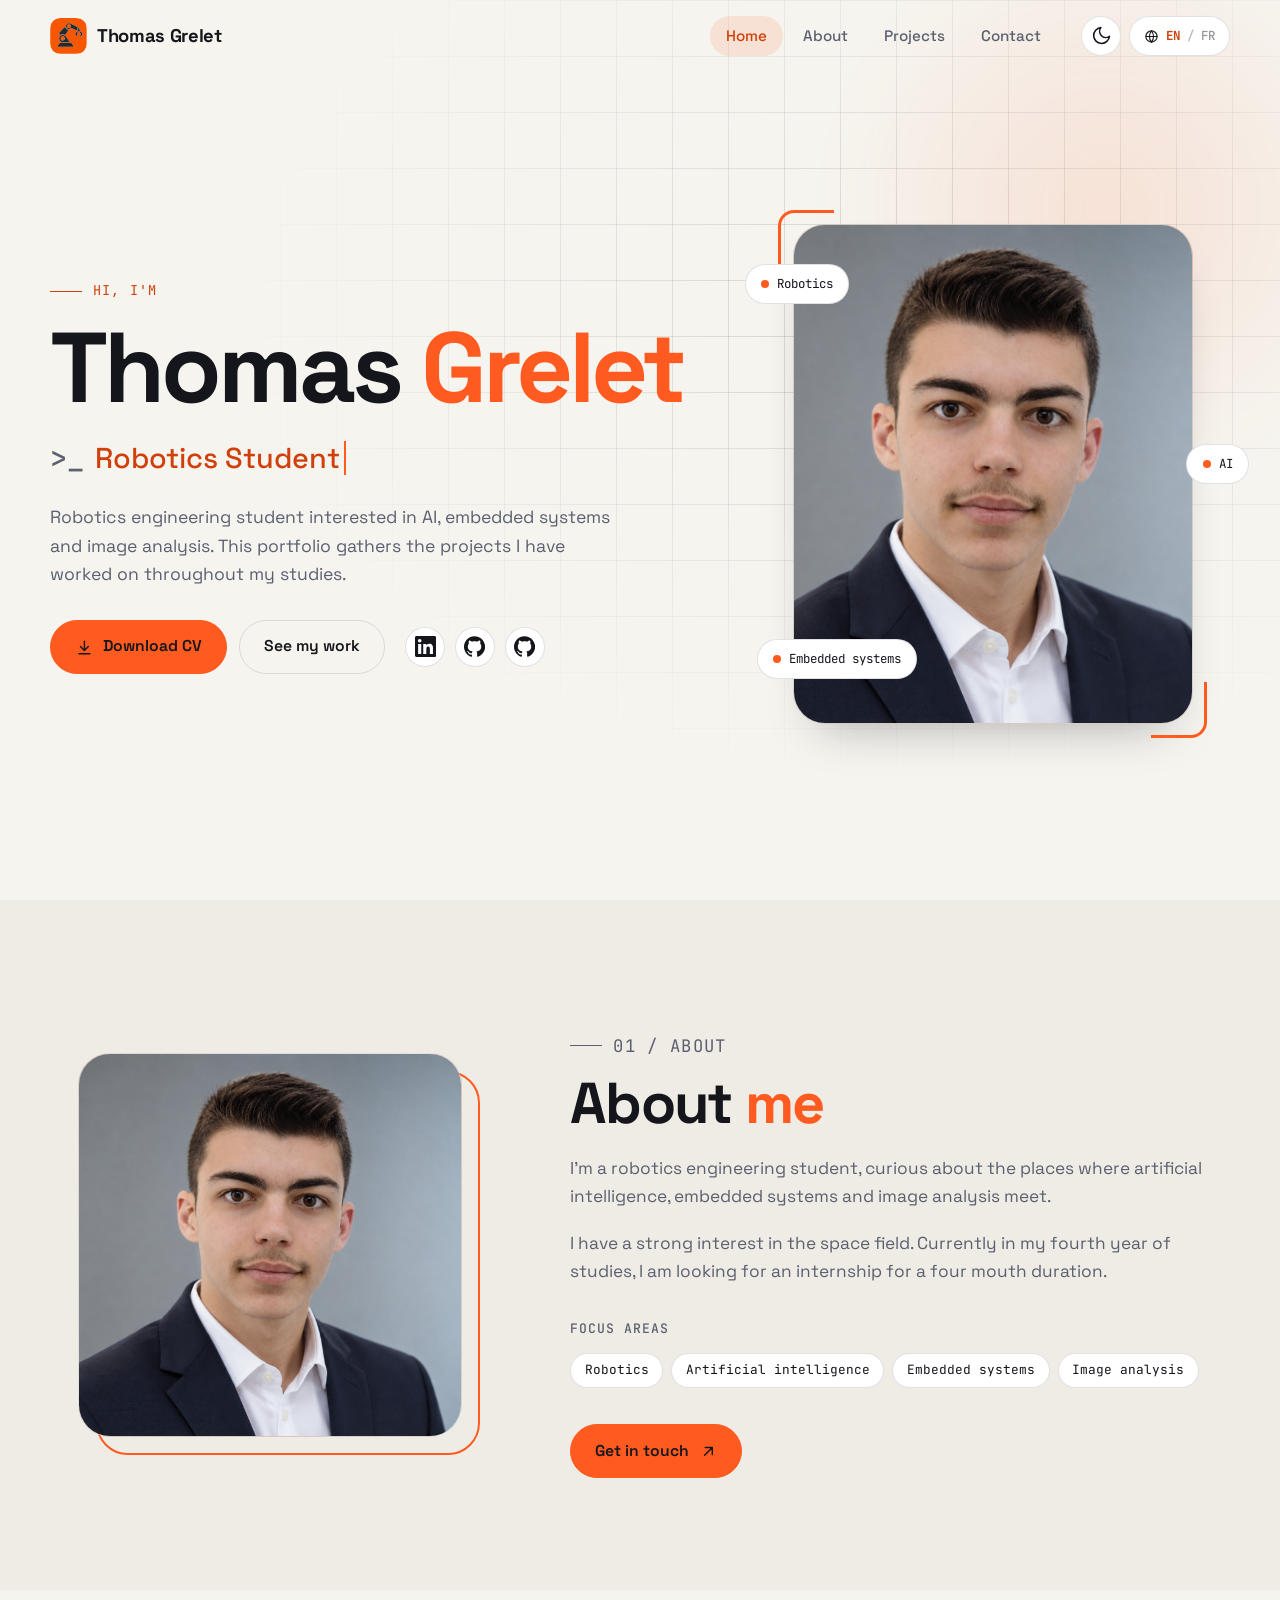
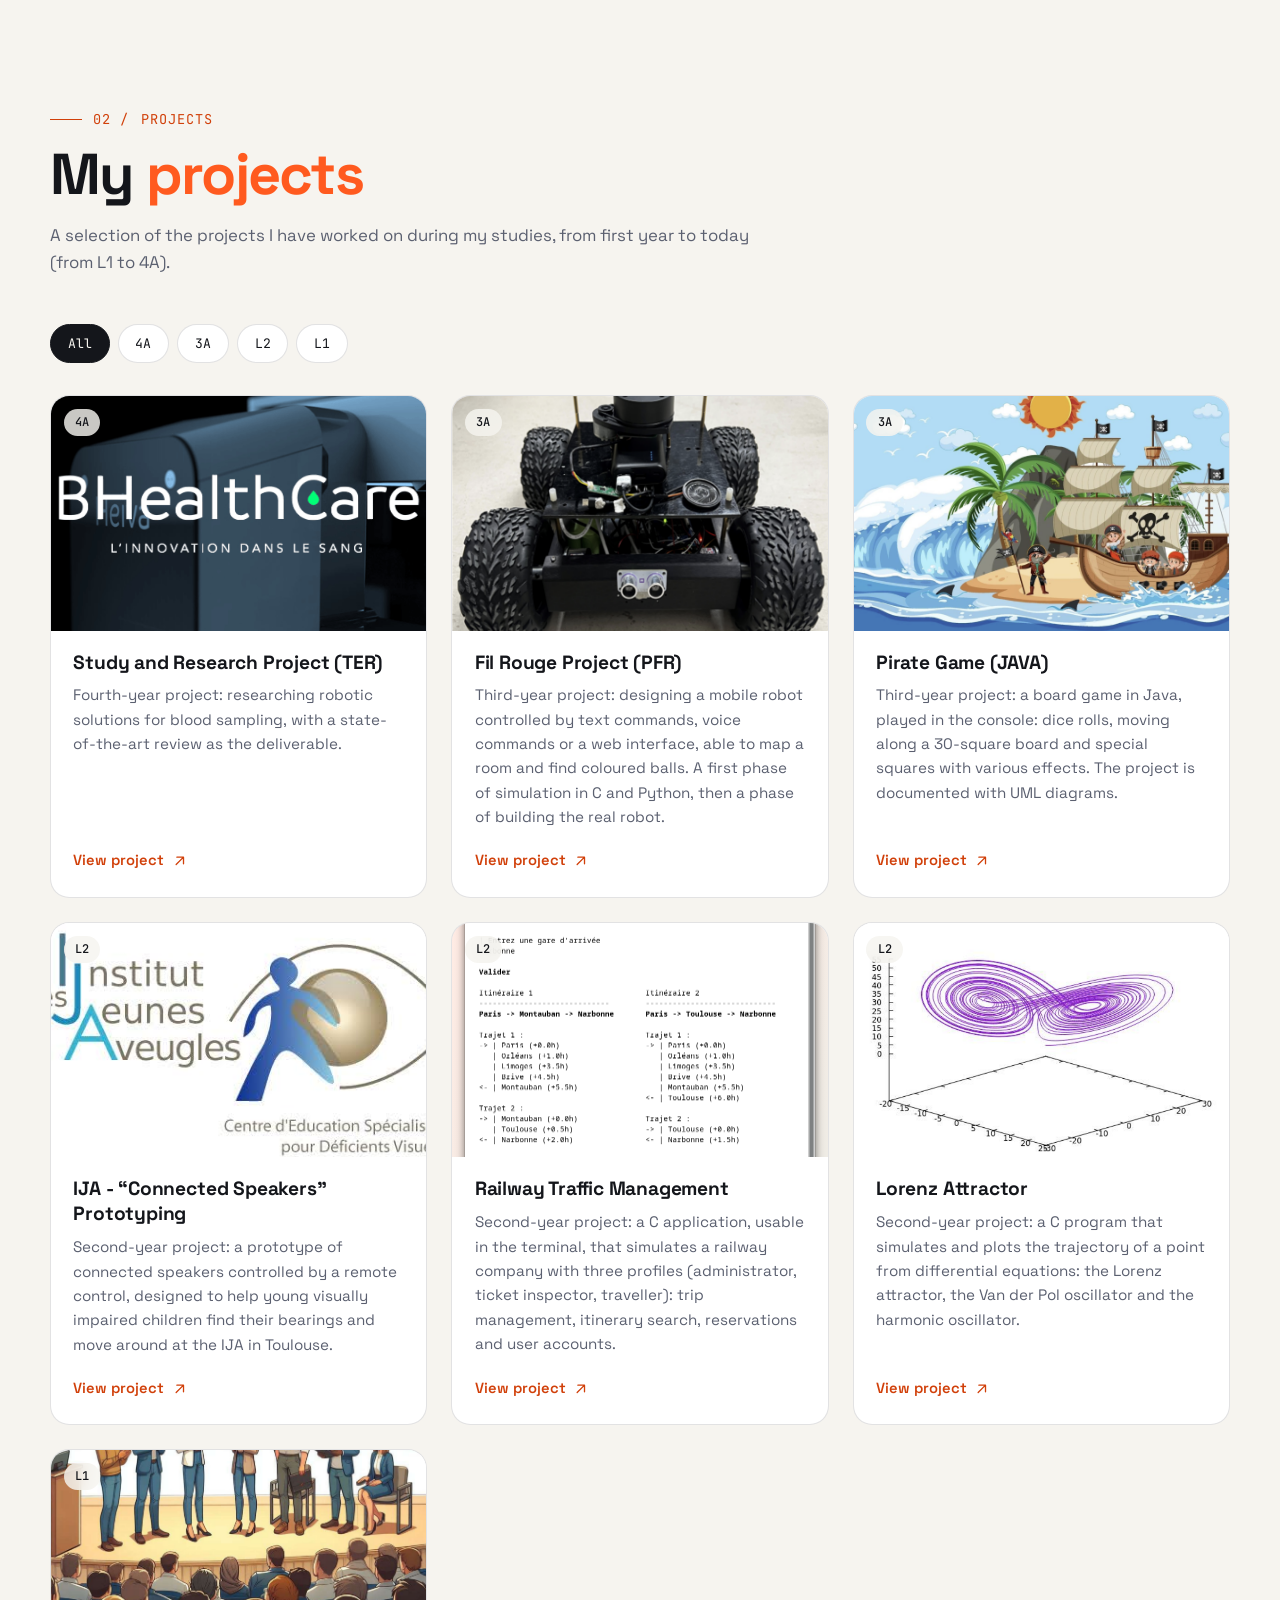
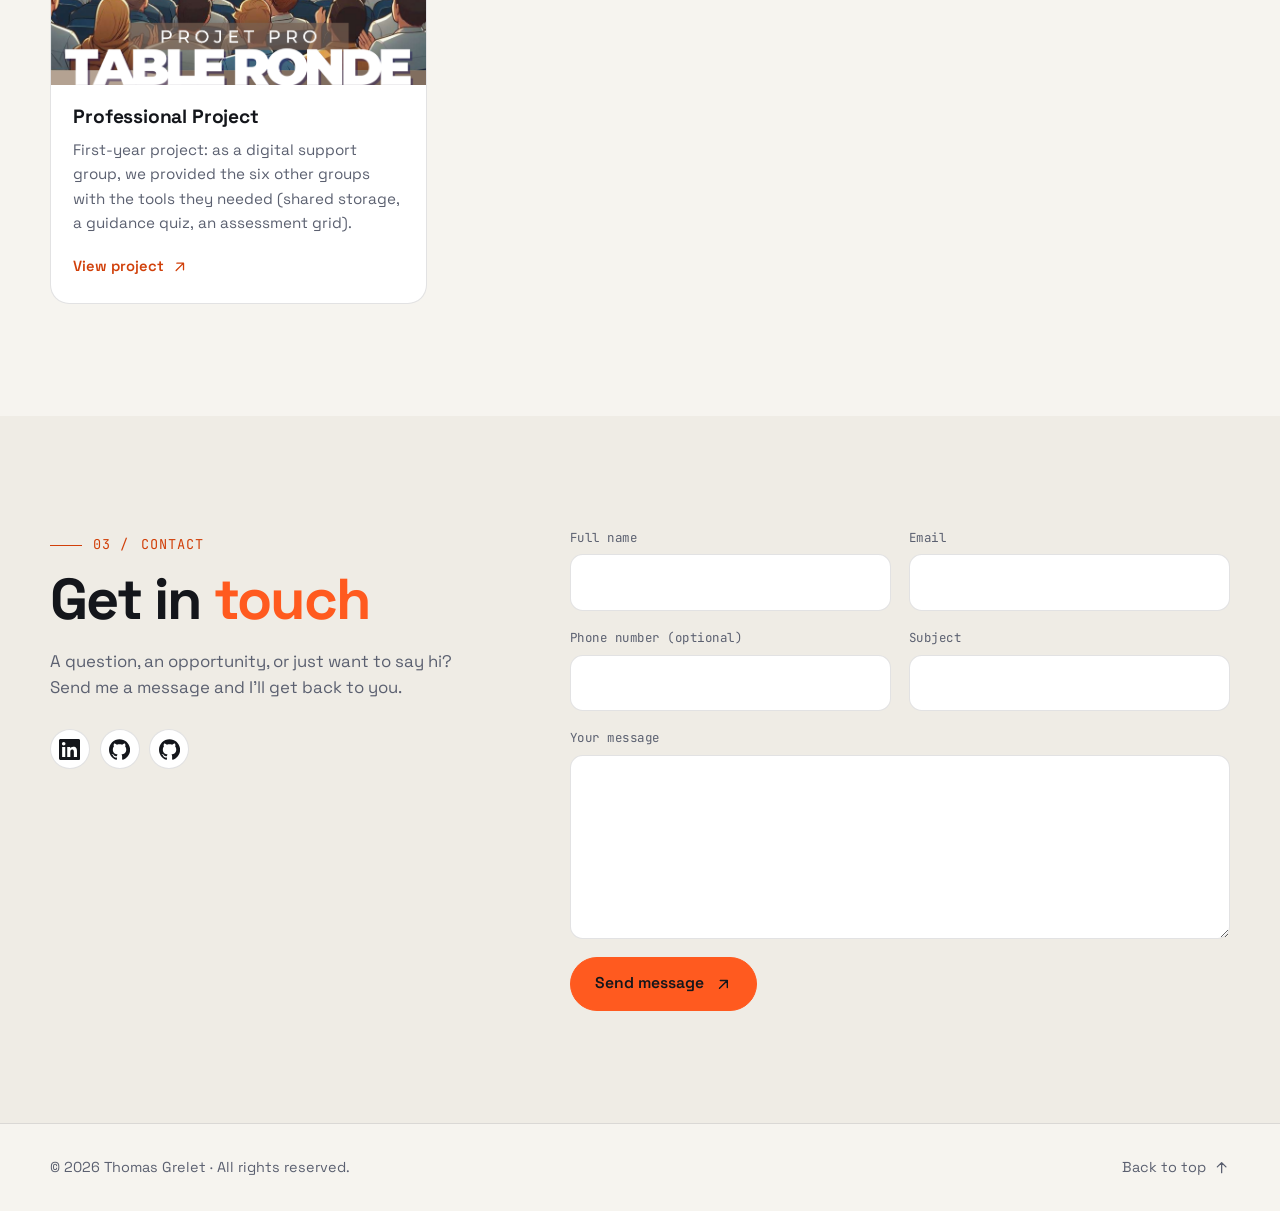
<file: index.html>
<!DOCTYPE html>
<html lang="en">
<head>
    <meta charset="UTF-8">
    <meta name="viewport" content="width=device-width, initial-scale=1.0">
    <title>Thomas Grelet | Robotics Engineering Student</title>
    <meta name="description" content="Portfolio of Thomas Grelet, robotics engineering student: AI, embedded systems and image analysis." data-i18n-content="meta.description">
    <link rel="icon" type="image/svg+xml" href="assets/about/logo.svg">

    <!-- Choix du thème et de la langue AVANT l'affichage (évite un flash au chargement) -->
    <script>
        (function () {
            var d = document.documentElement;
            d.classList.add("js");
            try {
                var theme = localStorage.getItem("theme");
                if (!theme) theme = matchMedia("(prefers-color-scheme: dark)").matches ? "dark" : "light";
                var lang = localStorage.getItem("lang");
                if (!lang) lang = (navigator.language || "en").toLowerCase().indexOf("fr") === 0 ? "fr" : "en";
                d.dataset.theme = theme;
                d.dataset.lang = lang;
                d.lang = lang;
            } catch (e) {
                d.dataset.theme = "light";
                d.dataset.lang = "en";
            }
        })();
    </script>

    <link rel="preconnect" href="https://fonts.googleapis.com">
    <link rel="preconnect" href="https://fonts.gstatic.com" crossorigin>
    <link href="https://fonts.googleapis.com/css2?family=JetBrains+Mono:wght@400;500;700&family=Space+Grotesk:wght@400;500;600;700&display=swap" rel="stylesheet">
    <link rel="stylesheet" href="style.css">
</head>
<body data-page="home">

    <!-- Sprite -->
    <svg width="0" height="0" style="position:absolute" aria-hidden="true" focusable="false">
        <symbol id="i-menu" viewBox="0 0 24 24"><path d="M4 7h16M4 12h16M4 17h16"/></symbol>
        <symbol id="i-close" viewBox="0 0 24 24"><path d="M6 6l12 12M18 6 6 18"/></symbol>
        <symbol id="i-sun" viewBox="0 0 24 24"><circle cx="12" cy="12" r="4"/><path d="M12 2v2M12 20v2M4.9 4.9l1.4 1.4M17.7 17.7l1.4 1.4M2 12h2M20 12h2M4.9 19.1l1.4-1.4M17.7 6.3l1.4-1.4"/></symbol>
        <symbol id="i-moon" viewBox="0 0 24 24"><path d="M21 12.8A9 9 0 1 1 11.2 3 7 7 0 0 0 21 12.8z"/></symbol>
        <symbol id="i-globe" viewBox="0 0 24 24"><circle cx="12" cy="12" r="9"/><path d="M3 12h18M12 3a14 14 0 0 1 0 18 14 14 0 0 1 0-18"/></symbol>
        <symbol id="i-arrow" viewBox="0 0 24 24"><path d="M7 17 17 7M8 7h9v9"/></symbol>
        <symbol id="i-arrow-left" viewBox="0 0 24 24"><path d="M19 12H5M11 6l-6 6 6 6"/></symbol>
        <symbol id="i-arrow-up" viewBox="0 0 24 24"><path d="M12 19V5M6 11l6-6 6 6"/></symbol>
        <symbol id="i-download" viewBox="0 0 24 24"><path d="M12 4v11M7 11l5 5 5-5M5 20h14"/></symbol>
        <symbol id="i-code" viewBox="0 0 24 24"><path d="m8 7-5 5 5 5M16 7l5 5-5 5M14 4l-4 16"/></symbol>
        <symbol id="i-file" viewBox="0 0 24 24"><path d="M14 3H7a2 2 0 0 0-2 2v14a2 2 0 0 0 2 2h10a2 2 0 0 0 2-2V8zM14 3v5h5M9 13h6M9 17h6"/></symbol>
        <symbol id="i-linkedin" viewBox="0 0 24 24"><path d="M20.447 20.452h-3.554v-5.569c0-1.328-.027-3.037-1.852-3.037-1.853 0-2.136 1.445-2.136 2.939v5.667H9.351V9h3.414v1.561h.046c.477-.9 1.637-1.85 3.37-1.85 3.601 0 4.267 2.37 4.267 5.455v6.286zM5.337 7.433a2.062 2.062 0 1 1 0-4.125 2.062 2.062 0 0 1 0 4.125zM7.119 20.452H3.555V9h3.564v11.452zM22.225 0H1.771C.792 0 0 .774 0 1.729v20.542C0 23.227.792 24 1.771 24h20.451C23.2 24 24 23.227 24 22.271V1.729C24 .774 23.2 0 22.222 0z"/></symbol>
        <symbol id="i-github" viewBox="0 0 24 24"><path d="M12 .297c-6.63 0-12 5.373-12 12 0 5.303 3.438 9.8 8.205 11.385.6.113.82-.258.82-.577 0-.285-.01-1.04-.015-2.04-3.338.724-4.042-1.61-4.042-1.61C4.422 18.07 3.633 17.7 3.633 17.7c-1.087-.744.084-.729.084-.729 1.205.084 1.838 1.236 1.838 1.236 1.07 1.835 2.809 1.305 3.495.998.108-.776.417-1.305.76-1.605-2.665-.3-5.466-1.332-5.466-5.93 0-1.31.465-2.38 1.235-3.22-.135-.303-.54-1.523.105-3.176 0 0 1.005-.322 3.3 1.23.96-.267 1.98-.399 3-.405 1.02.006 2.04.138 3 .405 2.28-1.552 3.285-1.23 3.285-1.23.645 1.653.24 2.873.12 3.176.765.84 1.23 1.91 1.23 3.22 0 4.61-2.805 5.625-5.475 5.92.42.36.81 1.096.81 2.22 0 1.606-.015 2.896-.015 3.286 0 .315.21.69.825.57C20.565 22.092 24 17.592 24 12.297c0-6.627-5.373-12-12-12"/></symbol>
    </svg>
    <!-- /Sprite -->

    <!-- Header -->
    <header class="header" id="header">
        <div class="container header-inner">
            <a href="#home" class="logo" aria-label="Thomas Grelet">
                <img class="logo-mark" src="assets/about/logo.svg" alt="" aria-hidden="true">
                <span class="logo-text">Thomas Grelet</span>
            </a>

            <nav class="navbar" id="navbar">
                <a href="#home" data-section="home" class="active" data-i18n="nav.home">Home</a>
                <a href="#about" data-section="about" data-i18n="nav.about">About</a>
                <a href="#projects" data-section="projects" data-i18n="nav.projects">Projects</a>
                <a href="#contact" data-section="contact" data-i18n="nav.contact">Contact</a>
            </nav>

            <div class="header-actions">
                <button class="icon-btn" id="theme-btn" type="button" data-i18n-aria="aria.theme" aria-label="Switch between light and dark theme">
                    <svg class="icon i-sun" aria-hidden="true"><use href="#i-sun"/></svg>
                    <svg class="icon i-moon" aria-hidden="true"><use href="#i-moon"/></svg>
                </button>
                <button class="icon-btn menu-btn" id="menu-btn" type="button" aria-expanded="false" aria-controls="navbar" data-i18n-aria="aria.menu" aria-label="Open or close the menu">
                    <svg class="icon" aria-hidden="true"><use href="#i-menu"/></svg>
                </button>
                <!-- Sélecteur de langue : tout à droite du header -->
                <button class="lang-btn" id="lang-btn" type="button" data-i18n-aria="aria.lang" aria-label="Switch language to French">
                    <svg class="icon" aria-hidden="true"><use href="#i-globe"/></svg>
                    <span data-l="en">EN</span><span class="sep">/</span><span data-l="fr">FR</span>
                </button>
            </div>
        </div>
    </header>
    <!-- /Header -->

    <main>
        <!-- ============ HOME ============ -->
        <section class="hero bg-grid" id="home">
            <div class="container hero-grid">
                <div class="hero-content reveal">
                    <p class="eyebrow" data-i18n="hero.hi">Hi, I'm</p>
                    <h1>Thomas <span class="accent">Grelet</span></h1>

                    <p class="role">
                        <span class="prompt" aria-hidden="true">&gt;_</span>
                        <span class="typed" id="typed" aria-hidden="true"></span><span class="caret" aria-hidden="true"></span>
                        <span class="sr-only" data-i18n="hero.roles_sr"></span>
                    </p>

                    <p class="hero-bio" data-i18n="hero.bio"></p>

                    <div class="hero-actions">
                        <a href="assets/about/CV_GRELET_THOMAS_en.pdf" class="btn" download>
                            <svg class="icon" aria-hidden="true"><use href="#i-download"/></svg>
                            <span data-i18n="hero.cv">Download CV</span>
                        </a>
                        <a href="#projects" class="btn btn-ghost">
                            <span data-i18n="hero.work">See my work</span>
                        </a>
                        <div class="socials">
                            <a href="#" class="icon-btn" aria-label="LinkedIn"><svg class="icon icon-fill" aria-hidden="true"><use href="#i-linkedin"/></svg></a>
                            <a href="https://github.com/ThomasSSJ3" class="icon-btn" aria-label="GitHub" target="_blank" rel="noopener"><svg class="icon icon-fill" aria-hidden="true"><use href="#i-github"/></svg></a>
                            <a href="https://github.com/ThomasSSJB" class="icon-btn" aria-label="GitHub" target="_blank" rel="noopener"><svg class="icon icon-fill" aria-hidden="true"><use href="#i-github"/></svg></a>
                        </div>
                    </div>
                </div>

                <div class="portrait reveal">
                    <div class="portrait-frame">
                        <img src="assets/about/photo_pro_ai.png" alt="Portrait of Thomas Grelet" data-i18n-alt="aria.photo" data-fallback>
                    </div>
                    <span class="chip chip-1" data-i18n="chip.robotics">Robotics</span>
                    <span class="chip chip-2" data-i18n="chip.ai">AI</span>
                    <span class="chip chip-3" data-i18n="chip.embedded">Embedded systems</span>
                </div>
            </div>
        </section>

        <!-- ============ ABOUT ============ -->
        <section class="section section-alt" id="about">
            <div class="container about-grid">
                <div class="about-media reveal">
                    <div class="about-photo">
                        <img src="assets/about/photo_pro_ai.png" alt="Portrait of Thomas Grelet" data-i18n-alt="aria.photo" data-fallback loading="lazy">
                    </div>
                </div>

                <div class="about-text reveal">
                    <p class="eyebrow">01 / <span data-i18n="nav.about">About</span></p>
                    <h2 class="section-title"><span data-i18n="about.title">About</span> <span class="accent" data-i18n="about.accent">me</span></h2>

                    <p data-i18n="about.p1"></p>
                    <p data-i18n="about.p2"></p>

                    <div class="about-focus">
                        <h3 data-i18n="about.focus">Focus areas</h3>
                        <ul class="tags">
                            <li class="tag" data-i18n="tag.robotics">Robotics</li>
                            <li class="tag" data-i18n="tag.ai">Artificial intelligence</li>
                            <li class="tag" data-i18n="tag.embedded">Embedded systems</li>
                            <li class="tag" data-i18n="tag.vision">Image analysis</li>
                        </ul>
                    </div>

                    <a href="#contact" class="btn">
                        <span data-i18n="about.cta">Get in touch</span>
                        <svg class="icon" aria-hidden="true"><use href="#i-arrow"/></svg>
                    </a>
                </div>
            </div>
        </section>

        <!-- ============ PROJECTS ============ -->
        <section class="section" id="projects">
            <div class="container">
                <div class="section-head reveal">
                    <p class="eyebrow">02 / <span data-i18n="nav.projects">Projects</span></p>
                    <h2 class="section-title"><span data-i18n="projects.title">My</span> <span class="accent" data-i18n="projects.accent">projects</span></h2>
                    <p class="section-intro" data-i18n="projects.intro"></p>
                </div>

                <div class="filters reveal" role="group" aria-label="Filter">
                    <button class="filter active" type="button" data-filter="all" aria-pressed="true" data-i18n="filter.all">All</button>
                    <button class="filter" type="button" data-filter="4A" aria-pressed="false">4A</button>
                    <button class="filter" type="button" data-filter="3A" aria-pressed="false">3A</button>
                    <button class="filter" type="button" data-filter="L2" aria-pressed="false">L2</button>
                    <button class="filter" type="button" data-filter="L1" aria-pressed="false">L1</button>
                </div>

                <div class="projects-grid reveal">
                    <a class="card" href="project-ter.html" data-year="4A">
                        <div class="card-media">
                            <img src="assets/pr-ter/projects-ter.png" alt="" data-fallback loading="lazy">
                            <span class="card-badge">4A</span>
                        </div>
                        <div class="card-body">
                            <h3 data-i18n="proj.ter.title">Title</h3>
                            <p data-i18n="proj.ter.desc"></p>
                            <span class="card-link"><span data-i18n="card.view">View project</span><svg class="icon" aria-hidden="true"><use href="#i-arrow"/></svg></span>
                        </div>
                    </a>

                    <a class="card" href="project-pfr.html" data-year="3A">
                        <div class="card-media">
                            <img src="assets/pr-pfr/projects-pfr.png" alt="" data-fallback loading="lazy">
                            <span class="card-badge">3A</span>
                        </div>
                        <div class="card-body">
                            <h3 data-i18n="proj.pfr.title">Title</h3>
                            <p data-i18n="proj.pfr.desc"></p>
                            <span class="card-link"><span data-i18n="card.view">View project</span><svg class="icon" aria-hidden="true"><use href="#i-arrow"/></svg></span>
                        </div>
                    </a>

                    <a class="card" href="project-pirates.html" data-year="3A">
                        <div class="card-media">
                            <img src="assets/pr-pirates/projects-pirates.png" alt="" data-fallback loading="lazy">
                            <span class="card-badge">3A</span>
                        </div>
                        <div class="card-body">
                            <h3 data-i18n="proj.pirates.title">Title</h3>
                            <p data-i18n="proj.pirates.desc"></p>
                            <span class="card-link"><span data-i18n="card.view">View project</span><svg class="icon" aria-hidden="true"><use href="#i-arrow"/></svg></span>
                        </div>
                    </a>

                    <a class="card" href="project-ija.html" data-year="L2">
                        <div class="card-media">
                            <img src="assets/pr-ija/projects-ija.png" alt="" data-fallback loading="lazy">
                            <span class="card-badge">L2</span>
                        </div>
                        <div class="card-body">
                            <h3 data-i18n="proj.ija.title">Title</h3>
                            <p data-i18n="proj.ija.desc"></p>
                            <span class="card-link"><span data-i18n="card.view">View project</span><svg class="icon" aria-hidden="true"><use href="#i-arrow"/></svg></span>
                        </div>
                    </a>

                    <a class="card" href="project-trains.html" data-year="L2">
                        <div class="card-media">
                            <img src="assets/pr-trains/projects-trains.png" alt="" data-fallback loading="lazy">
                            <span class="card-badge">L2</span>
                        </div>
                        <div class="card-body">
                            <h3 data-i18n="proj.trains.title">Title</h3>
                            <p data-i18n="proj.trains.desc"></p>
                            <span class="card-link"><span data-i18n="card.view">View project</span><svg class="icon" aria-hidden="true"><use href="#i-arrow"/></svg></span>
                        </div>
                    </a>

                    <a class="card" href="project-lorenz.html" data-year="L2">
                        <div class="card-media">
                            <img src="assets/pr-lorenz/projects-lorenz.png" alt="" data-fallback loading="lazy">
                            <span class="card-badge">L2</span>
                        </div>
                        <div class="card-body">
                            <h3 data-i18n="proj.lorenz.title">Title</h3>
                            <p data-i18n="proj.lorenz.desc"></p>
                            <span class="card-link"><span data-i18n="card.view">View project</span><svg class="icon" aria-hidden="true"><use href="#i-arrow"/></svg></span>
                        </div>
                    </a>

                    <a class="card" href="project-pro.html" data-year="L1">
                        <div class="card-media">
                            <img src="assets/pr-projet_pro/projects-projet_pro.png" alt="" data-fallback loading="lazy">
                            <span class="card-badge">L1</span>
                        </div>
                        <div class="card-body">
                            <h3 data-i18n="proj.pro.title">Title</h3>
                            <p data-i18n="proj.pro.desc"></p>
                            <span class="card-link"><span data-i18n="card.view">View project</span><svg class="icon" aria-hidden="true"><use href="#i-arrow"/></svg></span>
                        </div>
                    </a>
                </div>
            </div>
        </section>

        <!-- ============ CONTACT ============ -->
        <section class="section section-alt" id="contact">
            <div class="container contact-grid">
                <div class="contact-info reveal">
                    <p class="eyebrow">03 / <span data-i18n="nav.contact">Contact</span></p>
                    <h2 class="section-title"><span data-i18n="contact.title">Get in</span> <span class="accent" data-i18n="contact.accent">touch</span></h2>
                    <p class="section-intro" data-i18n="contact.intro"></p>
                    <div class="socials">
                        <a href="#" class="icon-btn" aria-label="LinkedIn"><svg class="icon icon-fill" aria-hidden="true"><use href="#i-linkedin"/></svg></a>
                        <a href="https://github.com/ThomasSSJ3" class="icon-btn" aria-label="GitHub" target="_blank" rel="noopener"><svg class="icon icon-fill" aria-hidden="true"><use href="#i-github"/></svg></a>
                        <a href="https://github.com/ThomasSSJB" class="icon-btn" aria-label="GitHub" target="_blank" rel="noopener"><svg class="icon icon-fill" aria-hidden="true"><use href="#i-github"/></svg></a>
                    </div>
                </div>

                <!-- L'adresse de destination se règle en haut de script.js (CONTACT_EMAIL) -->
                <form class="form reveal" id="contact-form">
                    <div class="field">
                        <label for="f-name" data-i18n="form.name">Full name</label>
                        <input type="text" id="f-name" name="name" autocomplete="name" required>
                    </div>
                    <div class="field">
                        <label for="f-email" data-i18n="form.email">Email</label>
                        <input type="email" id="f-email" name="email" autocomplete="email" required>
                    </div>
                    <div class="field">
                        <label for="f-phone" data-i18n="form.phone">Phone number (optional)</label>
                        <input type="tel" id="f-phone" name="phone" autocomplete="tel">
                    </div>
                    <div class="field">
                        <label for="f-subject" data-i18n="form.subject">Subject</label>
                        <input type="text" id="f-subject" name="subject">
                    </div>
                    <div class="field full">
                        <label for="f-message" data-i18n="form.message">Your message</label>
                        <textarea id="f-message" name="message" rows="6" required></textarea>
                    </div>
                    <div class="form-actions">
                        <button type="submit" class="btn">
                            <span data-i18n="form.send">Send message</span>
                            <svg class="icon" aria-hidden="true"><use href="#i-arrow"/></svg>
                        </button>
                        <p class="form-status" id="form-status" role="status"></p>
                    </div>
                </form>
            </div>
        </section>
    </main>

    <!-- Footer -->
    <footer class="footer">
        <div class="container footer-inner">
            <p>© <span id="year">2026</span> Thomas Grelet · <span data-i18n="footer.rights">All rights reserved.</span></p>
            <a href="#home"><span data-i18n="footer.top">Back to top</span><svg class="icon" aria-hidden="true"><use href="#i-arrow-up"/></svg></a>
        </div>
    </footer>
    <!-- /Footer -->

    <script src="i18n.js"></script>
    <script src="script.js"></script>
</body>
</html>
</file>
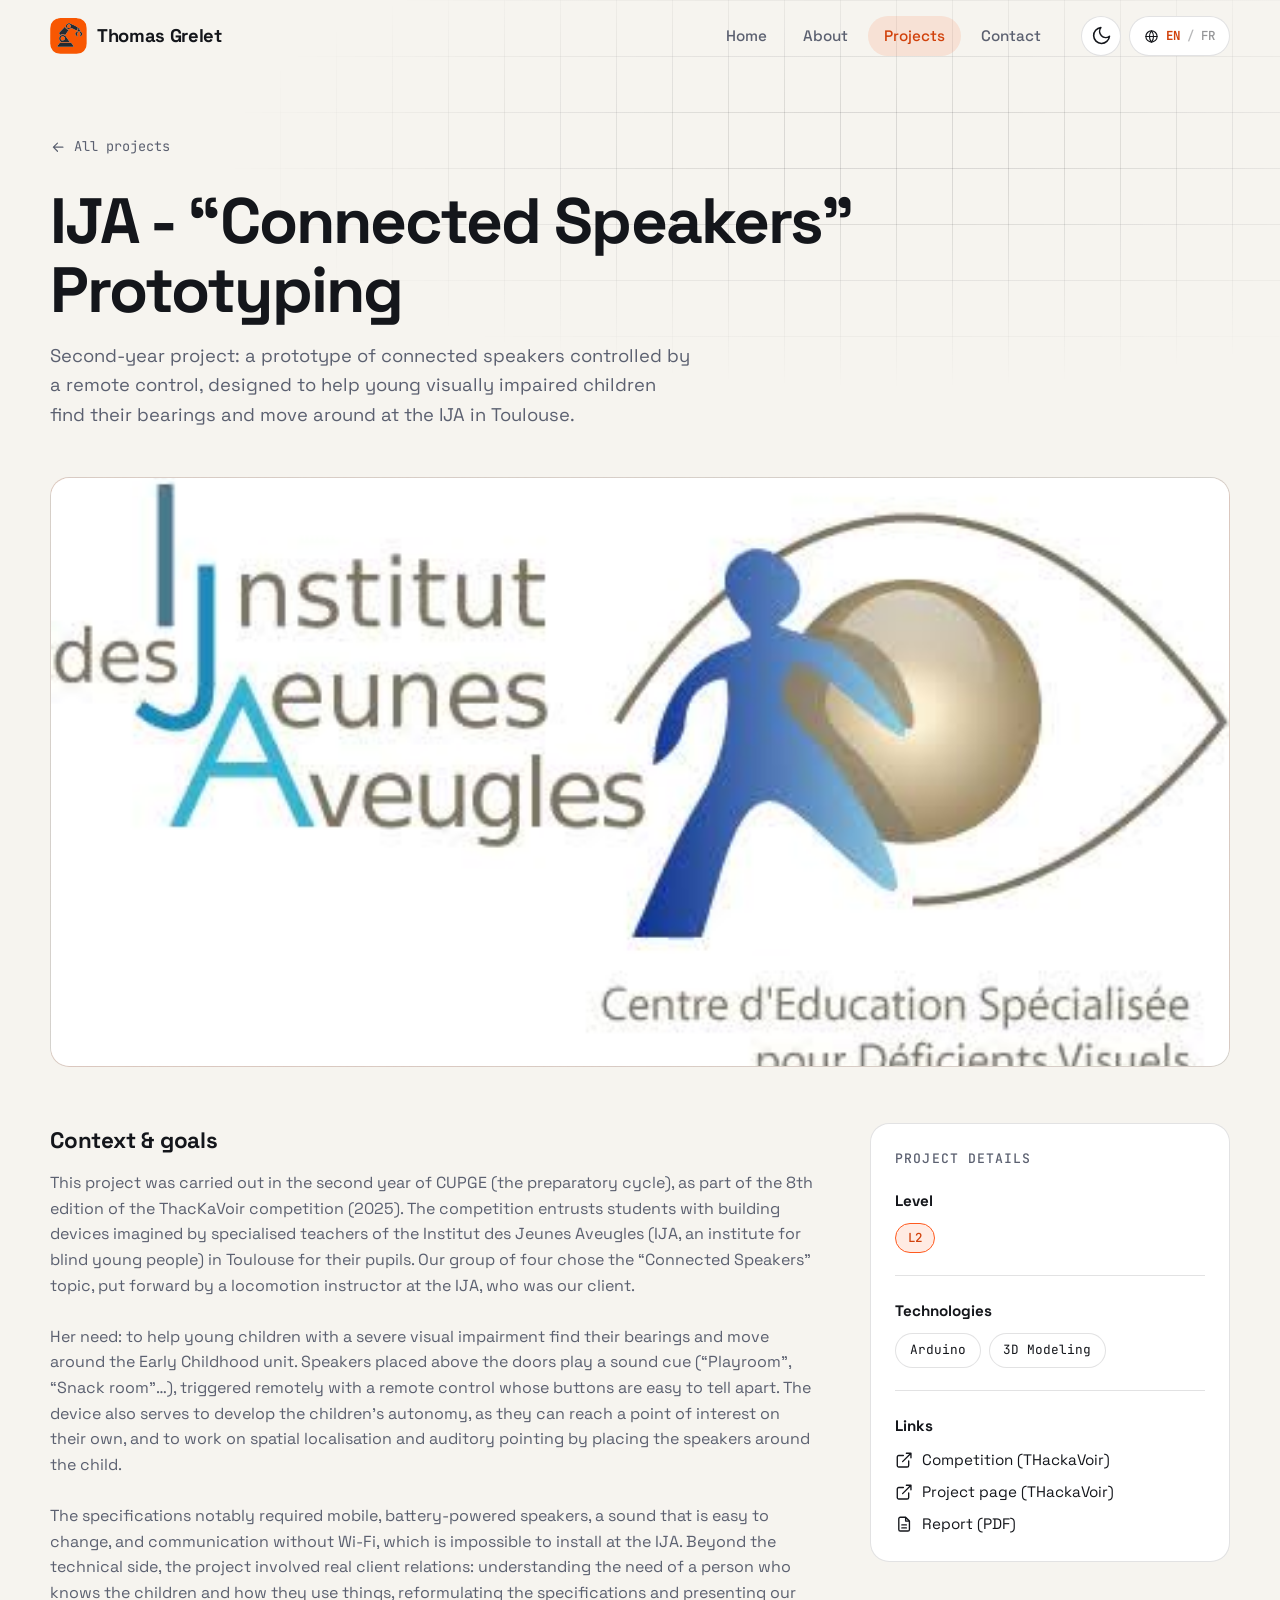
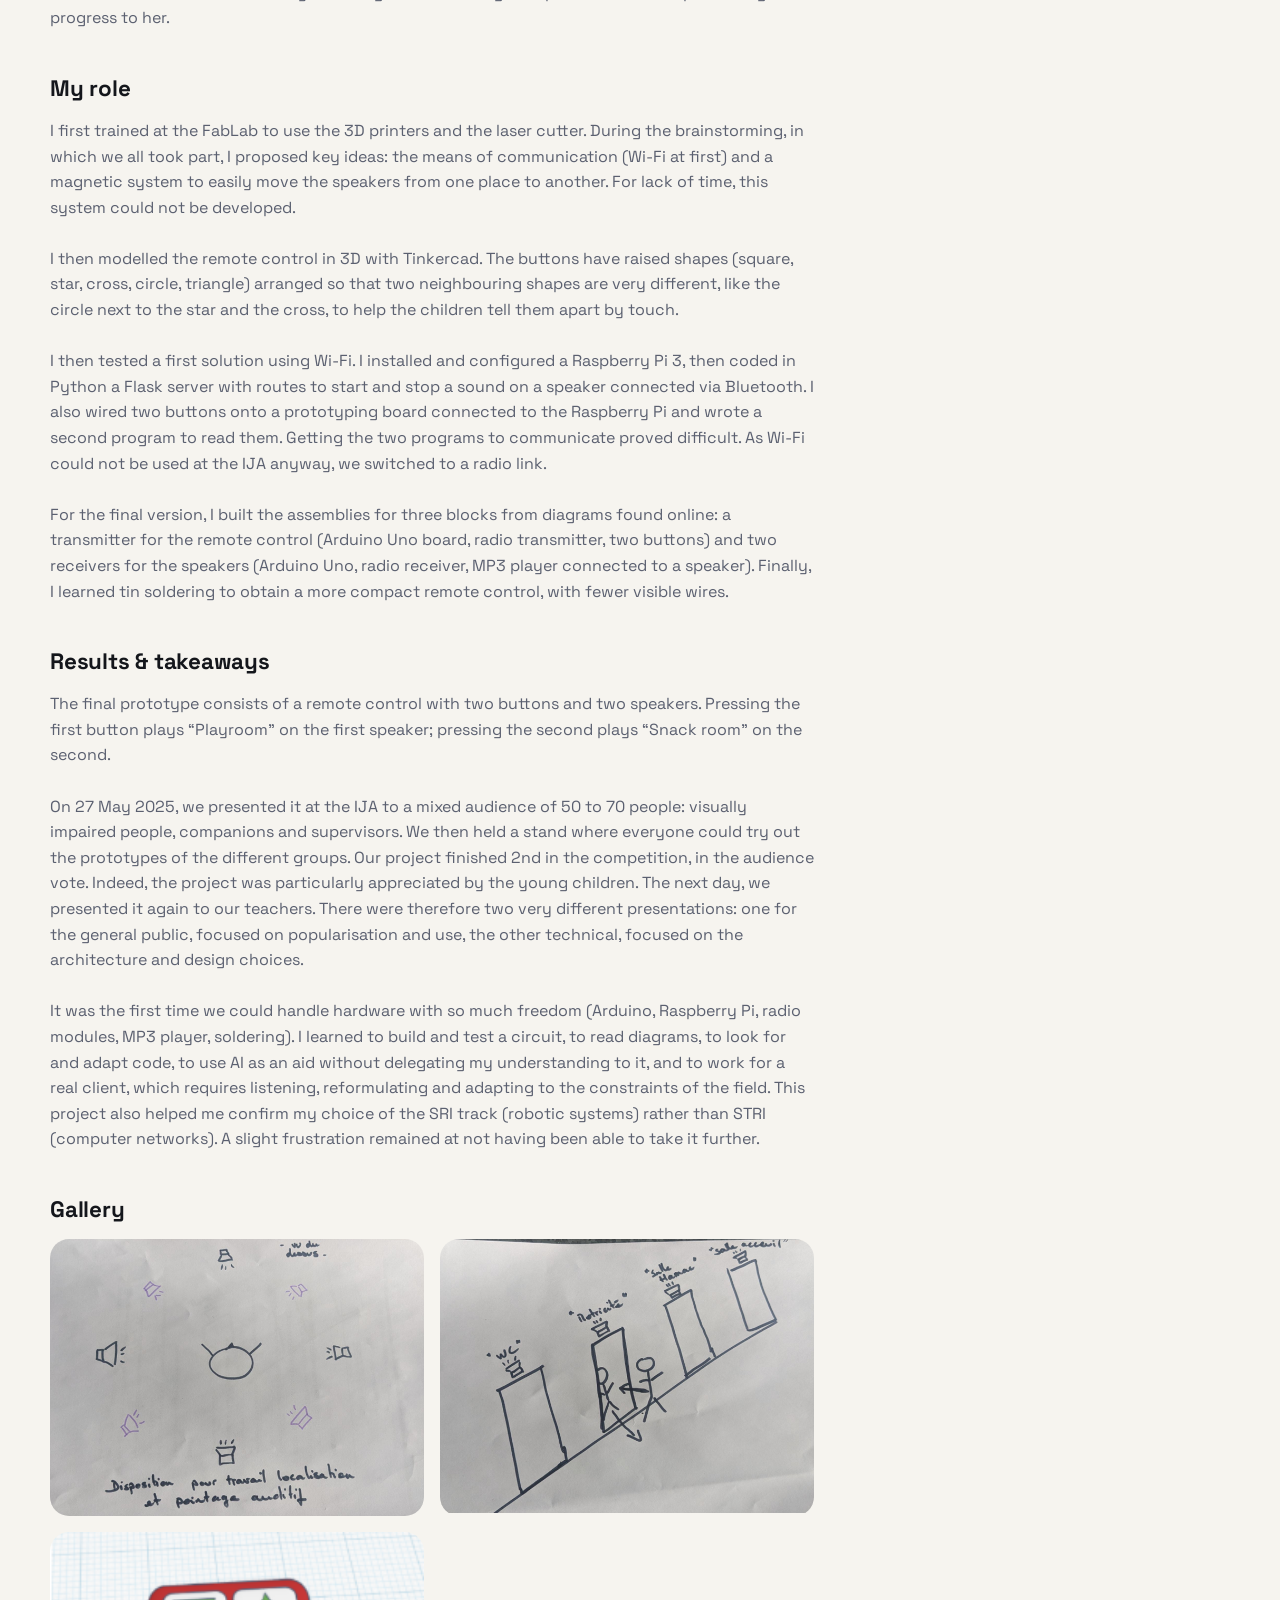
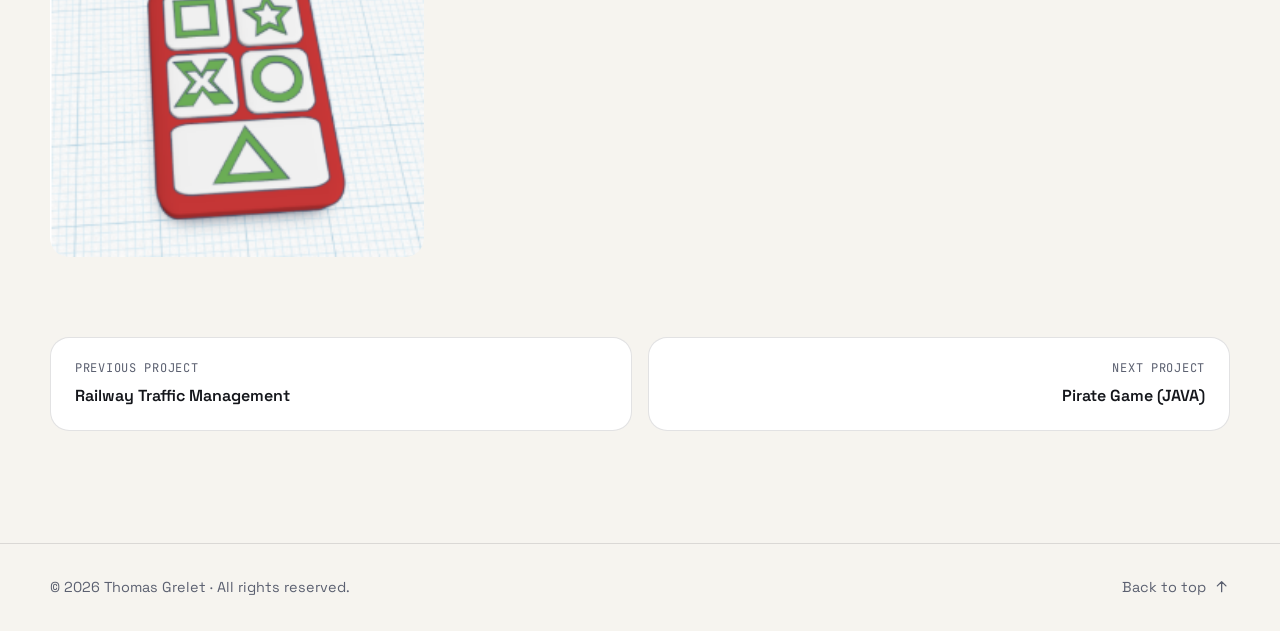
<file: project-ija.html>
<!DOCTYPE html>
<html lang="en">
<head>
    <meta charset="UTF-8">
    <meta name="viewport" content="width=device-width, initial-scale=1.0">
    <title>IJA - “Connected Speakers” Prototyping | Thomas Grelet</title>
    <link rel="icon" type="image/svg+xml" href="assets/about/logo.svg">

    <!-- Choix du thème et de la langue AVANT l'affichage (évite un flash au chargement) -->
    <script>
        (function () {
            var d = document.documentElement;
            d.classList.add("js");
            try {
                var theme = localStorage.getItem("theme");
                if (!theme) theme = matchMedia("(prefers-color-scheme: dark)").matches ? "dark" : "light";
                var lang = localStorage.getItem("lang");
                if (!lang) lang = (navigator.language || "en").toLowerCase().indexOf("fr") === 0 ? "fr" : "en";
                d.dataset.theme = theme;
                d.dataset.lang = lang;
                d.lang = lang;
            } catch (e) {
                d.dataset.theme = "light";
                d.dataset.lang = "en";
            }
        })();
    </script>

    <link rel="preconnect" href="https://fonts.googleapis.com">
    <link rel="preconnect" href="https://fonts.gstatic.com" crossorigin>
    <link href="https://fonts.googleapis.com/css2?family=JetBrains+Mono:wght@400;500;700&family=Space+Grotesk:wght@400;500;600;700&display=swap" rel="stylesheet">
    <link rel="stylesheet" href="style.css">
</head>
<body data-page="project" data-project="ija">

    <!-- Sprite -->
    <svg width="0" height="0" style="position:absolute" aria-hidden="true" focusable="false">
        <symbol id="i-menu" viewBox="0 0 24 24"><path d="M4 7h16M4 12h16M4 17h16"/></symbol>
        <symbol id="i-close" viewBox="0 0 24 24"><path d="M6 6l12 12M18 6 6 18"/></symbol>
        <symbol id="i-sun" viewBox="0 0 24 24"><circle cx="12" cy="12" r="4"/><path d="M12 2v2M12 20v2M4.9 4.9l1.4 1.4M17.7 17.7l1.4 1.4M2 12h2M20 12h2M4.9 19.1l1.4-1.4M17.7 6.3l1.4-1.4"/></symbol>
        <symbol id="i-moon" viewBox="0 0 24 24"><path d="M21 12.8A9 9 0 1 1 11.2 3 7 7 0 0 0 21 12.8z"/></symbol>
        <symbol id="i-globe" viewBox="0 0 24 24"><circle cx="12" cy="12" r="9"/><path d="M3 12h18M12 3a14 14 0 0 1 0 18 14 14 0 0 1 0-18"/></symbol>
        <symbol id="i-arrow" viewBox="0 0 24 24"><path d="M7 17 17 7M8 7h9v9"/></symbol>
        <symbol id="i-arrow-left" viewBox="0 0 24 24"><path d="M19 12H5M11 6l-6 6 6 6"/></symbol>
        <symbol id="i-arrow-up" viewBox="0 0 24 24"><path d="M12 19V5M6 11l6-6 6 6"/></symbol>
        <symbol id="i-download" viewBox="0 0 24 24"><path d="M12 4v11M7 11l5 5 5-5M5 20h14"/></symbol>
        <symbol id="i-code" viewBox="0 0 24 24"><path d="m8 7-5 5 5 5M16 7l5 5-5 5M14 4l-4 16"/></symbol>
        <symbol id="i-file" viewBox="0 0 24 24"><path d="M14 3H7a2 2 0 0 0-2 2v14a2 2 0 0 0 2 2h10a2 2 0 0 0 2-2V8zM14 3v5h5M9 13h6M9 17h6"/></symbol>
        <symbol id="i-external" viewBox="0 0 24 24"><path d="M15 3h6v6M10 14 21 3M18 13v6a2 2 0 0 1-2 2H5a2 2 0 0 1-2-2V8a2 2 0 0 1 2-2h6"/></symbol>
        <symbol id="i-linkedin" viewBox="0 0 24 24"><path d="M20.447 20.452h-3.554v-5.569c0-1.328-.027-3.037-1.852-3.037-1.853 0-2.136 1.445-2.136 2.939v5.667H9.351V9h3.414v1.561h.046c.477-.9 1.637-1.85 3.37-1.85 3.601 0 4.267 2.37 4.267 5.455v6.286zM5.337 7.433a2.062 2.062 0 1 1 0-4.125 2.062 2.062 0 0 1 0 4.125zM7.119 20.452H3.555V9h3.564v11.452zM22.225 0H1.771C.792 0 0 .774 0 1.729v20.542C0 23.227.792 24 1.771 24h20.451C23.2 24 24 23.227 24 22.271V1.729C24 .774 23.2 0 22.222 0z"/></symbol>
        <symbol id="i-github" viewBox="0 0 24 24"><path d="M12 .297c-6.63 0-12 5.373-12 12 0 5.303 3.438 9.8 8.205 11.385.6.113.82-.258.82-.577 0-.285-.01-1.04-.015-2.04-3.338.724-4.042-1.61-4.042-1.61C4.422 18.07 3.633 17.7 3.633 17.7c-1.087-.744.084-.729.084-.729 1.205.084 1.838 1.236 1.838 1.236 1.07 1.835 2.809 1.305 3.495.998.108-.776.417-1.305.76-1.605-2.665-.3-5.466-1.332-5.466-5.93 0-1.31.465-2.38 1.235-3.22-.135-.303-.54-1.523.105-3.176 0 0 1.005-.322 3.3 1.23.96-.267 1.98-.399 3-.405 1.02.006 2.04.138 3 .405 2.28-1.552 3.285-1.23 3.285-1.23.645 1.653.24 2.873.12 3.176.765.84 1.23 1.91 1.23 3.22 0 4.61-2.805 5.625-5.475 5.92.42.36.81 1.096.81 2.22 0 1.606-.015 2.896-.015 3.286 0 .315.21.69.825.57C20.565 22.092 24 17.592 24 12.297c0-6.627-5.373-12-12-12"/></symbol>
    </svg>
    <!-- /Sprite -->

    <!-- Header -->
    <header class="header" id="header">
        <div class="container header-inner">
            <a href="index.html#home" class="logo" aria-label="Thomas Grelet">
                <img class="logo-mark" src="assets/about/logo.svg" alt="" aria-hidden="true">
                <span class="logo-text">Thomas Grelet</span>
            </a>

            <nav class="navbar" id="navbar" aria-label="Main navigation">
                <a href="index.html#home" data-section="home" data-i18n="nav.home">Home</a>
                <a href="index.html#about" data-section="about" data-i18n="nav.about">About</a>
                <a href="index.html#projects" data-section="projects" class="active" data-i18n="nav.projects">Projects</a>
                <a href="index.html#contact" data-section="contact" data-i18n="nav.contact">Contact</a>
            </nav>

            <div class="header-actions">
                <button class="icon-btn" id="theme-btn" type="button" data-i18n-aria="aria.theme" aria-label="Switch between light and dark theme">
                    <svg class="icon i-sun" aria-hidden="true"><use href="#i-sun"/></svg>
                    <svg class="icon i-moon" aria-hidden="true"><use href="#i-moon"/></svg>
                </button>
                <button class="icon-btn menu-btn" id="menu-btn" type="button" aria-expanded="false" aria-controls="navbar" data-i18n-aria="aria.menu" aria-label="Open or close the menu">
                    <svg class="icon" aria-hidden="true"><use href="#i-menu"/></svg>
                </button>
                <!-- Sélecteur de langue : tout à droite du header -->
                <button class="lang-btn" id="lang-btn" type="button" data-i18n-aria="aria.lang" aria-label="Switch language to French">
                    <svg class="icon" aria-hidden="true"><use href="#i-globe"/></svg>
                    <span data-l="en">EN</span><span class="sep">/</span><span data-l="fr">FR</span>
                </button>
            </div>
        </div>
    </header>
    <!-- /Header -->

    <main>
        <section class="page-hero bg-grid">
            <div class="container">
                <a href="index.html#projects" class="back-link">
                    <svg class="icon" aria-hidden="true"><use href="#i-arrow-left"/></svg>
                    <span data-i18n="page.back">All projects</span>
                </a>
                <h1 data-i18n="proj.ija.title">Title</h1>
                <p class="lead" data-i18n="proj.ija.desc"></p>
            </div>
        </section>

        <section class="section proj-body">
            <div class="container">
                <div class="proj-cover">
                    <img src="assets/pr-ija/projects-ija.png" alt="" data-fallback>
                </div>

                <div class="proj-layout">
                    <div class="proj-main">
                        <!-- Les textes de cette page se modifient dans i18n.js (objet PROJECTS, projet "ija") -->
                        <article class="proj-section">
                            <h2 data-i18n="proj.context_h">Context &amp; goals</h2>
                            <p data-i18n="proj.ija.context01"></p><br>
                            <p data-i18n="proj.ija.context02"></p><br>
                            <p data-i18n="proj.ija.context03"></p>
                        </article>

                        <article class="proj-section">
                            <h2 data-i18n="proj.role_h">My role</h2>
                            <p data-i18n="proj.ija.role01"></p><br>
                            <p data-i18n="proj.ija.role02"></p><br>
                            <p data-i18n="proj.ija.role03"></p><br>
                            <p data-i18n="proj.ija.role04"></p>
                        </article>

                        <article class="proj-section">
                            <h2 data-i18n="proj.results_h">Results &amp; takeaways</h2>
                            <p data-i18n="proj.ija.results01"></p><br>
                            <p data-i18n="proj.ija.results02"></p><br>
                            <p data-i18n="proj.ija.results03"></p>
                        </article>

                        <section class="proj-section">
                            <h2 data-i18n="proj.gallery_h">Gallery</h2>
                            <div class="gallery">
                                <figure tabindex="0">
                                    <img src="assets/pr-ija/projects-ija_g01.png" alt="Croquis : travail de localisation" data-i18n-alt="proj.ija.cap01">
                                    <figcaption data-i18n="proj.ija.cap01"></figcaption>
                                </figure>
                                <figure tabindex="0">
                                    <img src="assets/pr-ija/projects-ija_g02.png" alt="Croquis : couloir de la Petite Enfance (IJA)" data-i18n-alt="proj.ija.cap02">
                                    <figcaption data-i18n="proj.ija.cap02"></figcaption>
                                </figure>
                                <figure tabindex="0">
                                    <img src="assets/pr-ija/projects-ija_g03.png" alt="Modélisation 3D d'une télécommande" data-i18n-alt="proj.ija.cap03">
                                    <figcaption data-i18n="proj.ija.cap03"></figcaption>
                                </figure>
                            </div>
                        </section>
                    </div>

                    <aside class="proj-aside">
                        <h2 data-i18n="proj.details">Project details</h2>

                        <div class="aside-block">
                            <h3 data-i18n="proj.level">Level</h3>
                            <span class="badge" data-i18n="proj.ija.year"></span>
                        </div>

                        <div class="aside-block">
                            <h3 data-i18n="proj.tech_h">Technologies</h3>
                            <ul class="tags">
                                <li class="tag" data-i18n="placeholder.tech_arduino"></li>
                                <li class="tag" data-i18n="placeholder.tech_3dmodel"></li>
                            </ul>
                        </div>

                        <div class="aside-block">
                            <h3 data-i18n="proj.links_h">Links</h3>
                            <div class="aside-links">
                                <a href="https://thackavoir.fr/" target="_blank" rel="noopener"><svg class="icon" aria-hidden="true"><use href="#i-external"/></svg><span data-i18n="proj.link_thackavoir">Competition (THackaVoir)</span></a>
                                <a href="https://thackavoir.fr/blog/2025/03/26/projet-2025-enceintes-connectees/" target="_blank" rel="noopener"><svg class="icon" aria-hidden="true"><use href="#i-external"/></svg><span data-i18n="proj.link_thackavoir_page">Project page (THackaVoir)</span></a>
                                <a href="assets/pr-ija/projects-ija_personal_report.pdf" target="_blank" rel="noopener"><svg class="icon" aria-hidden="true"><use href="#i-file"/></svg><span data-i18n="proj.link_report">Report (PDF)</span></a>
                            </div>
                        </div>
                    </aside>
                </div>

                <nav class="proj-nav" aria-label="Projects">
                    <a href="project-trains.html" class="prev">
                        <span class="label" data-i18n="proj.prev">Previous project</span>
                        <span class="title" data-i18n="proj.trains.title"></span>
                    </a>
                    <a href="project-pirates.html" class="next">
                        <span class="label" data-i18n="proj.next">Next project</span>
                        <span class="title" data-i18n="proj.pirates.title"></span>
                    </a>
                </nav>
            </div>
        </section>
    </main>

    <!-- Footer -->
    <footer class="footer">
        <div class="container footer-inner">
            <p>© <span id="year">2026</span> Thomas Grelet · <span data-i18n="footer.rights">All rights reserved.</span></p>
            <a href="#top"><span data-i18n="footer.top">Back to top</span><svg class="icon" aria-hidden="true"><use href="#i-arrow-up"/></svg></a>
        </div>
    </footer>
    <!-- /Footer -->

    <script src="i18n.js"></script>
    <script src="script.js"></script>
</body>
</html>
</file>
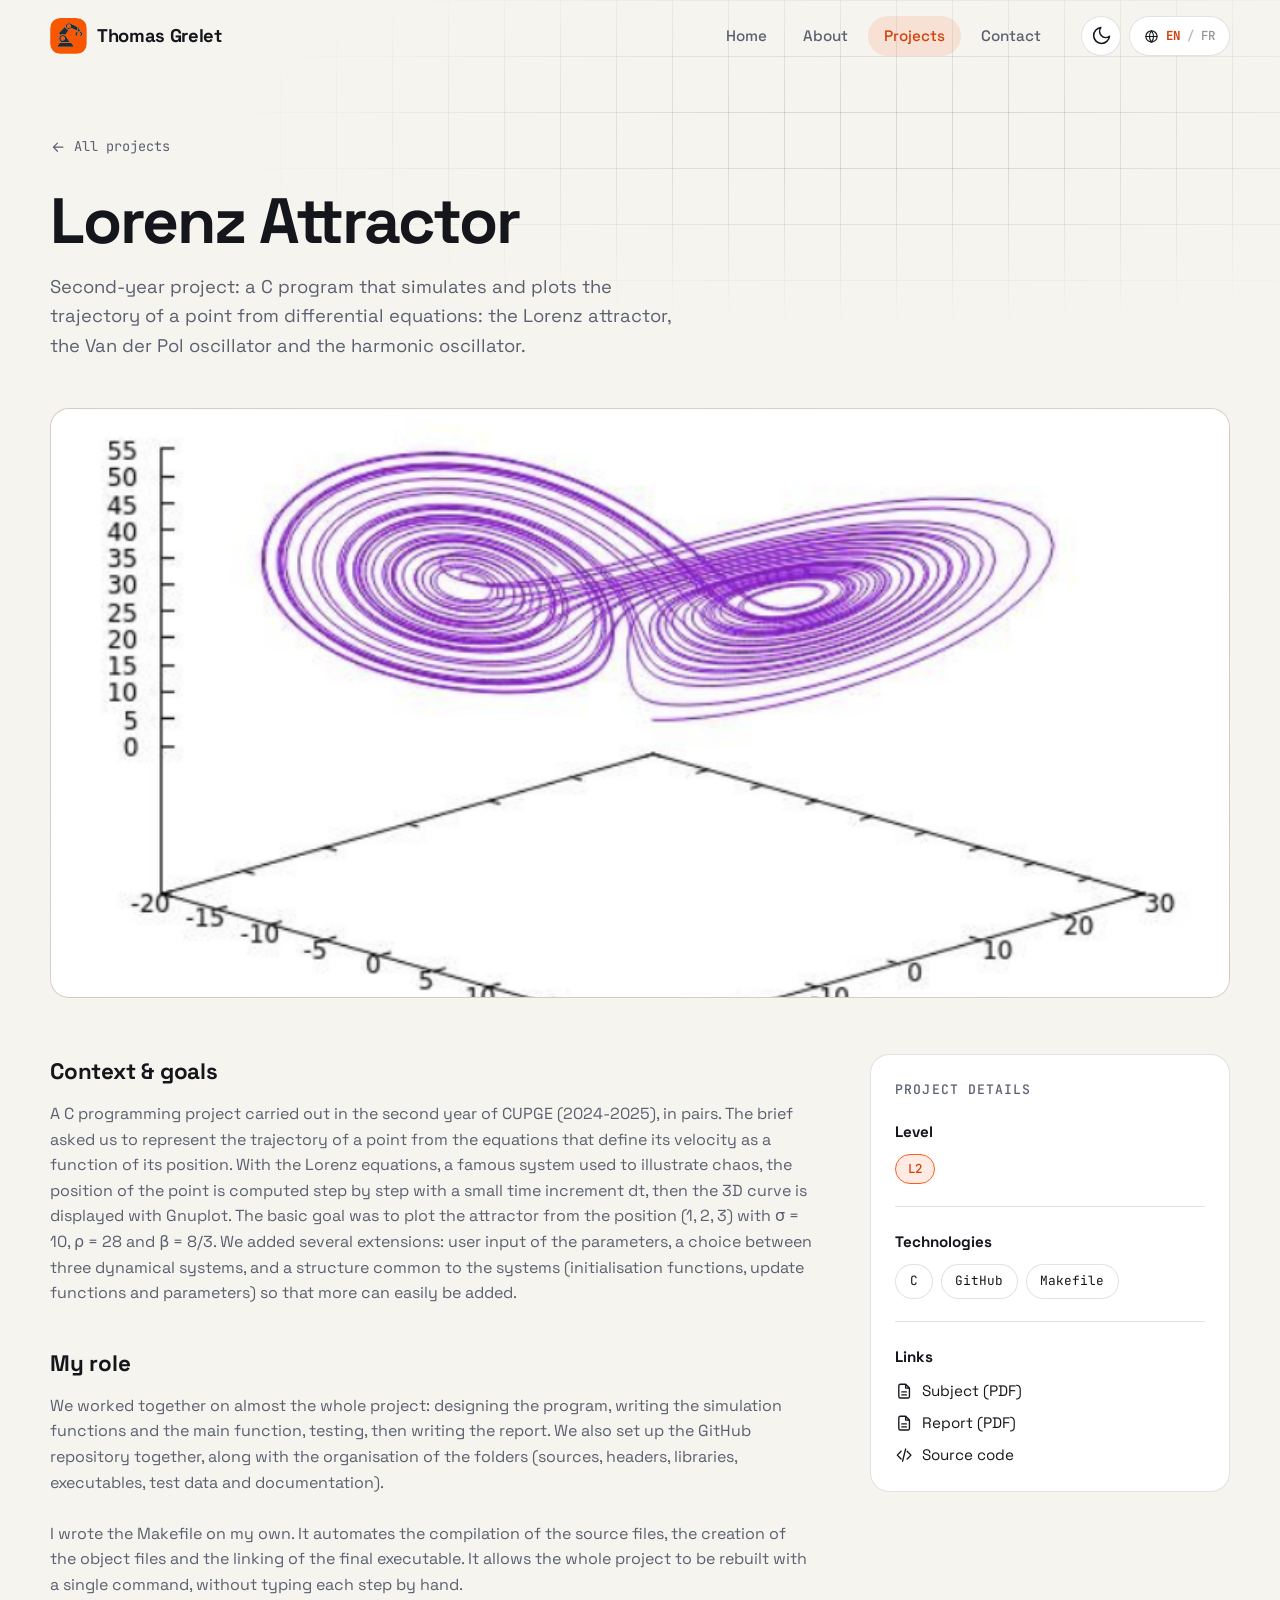
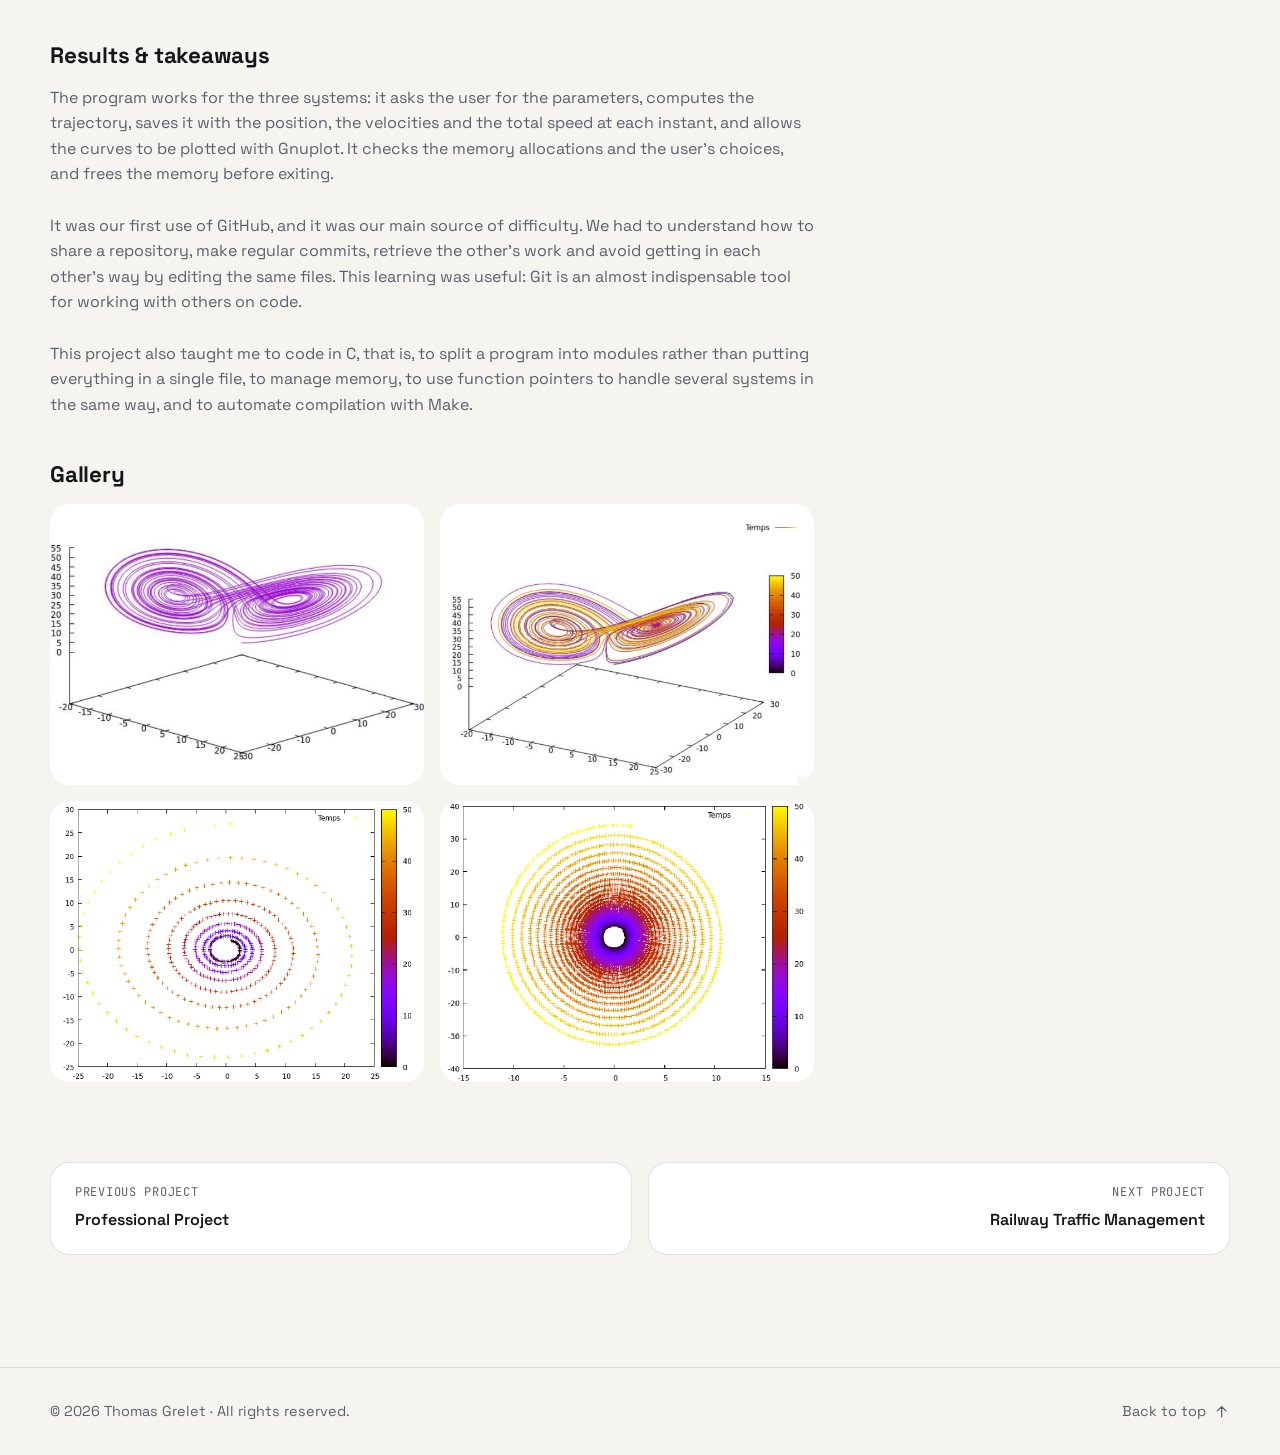
<file: project-lorenz.html>
<!DOCTYPE html>
<html lang="en">
<head>
    <meta charset="UTF-8">
    <meta name="viewport" content="width=device-width, initial-scale=1.0">
    <title>Lorenz Attractor | Thomas Grelet</title>
    <link rel="icon" type="image/svg+xml" href="assets/about/logo.svg">

    <!-- Choix du thème et de la langue AVANT l'affichage (évite un flash au chargement) -->
    <script>
        (function () {
            var d = document.documentElement;
            d.classList.add("js");
            try {
                var theme = localStorage.getItem("theme");
                if (!theme) theme = matchMedia("(prefers-color-scheme: dark)").matches ? "dark" : "light";
                var lang = localStorage.getItem("lang");
                if (!lang) lang = (navigator.language || "en").toLowerCase().indexOf("fr") === 0 ? "fr" : "en";
                d.dataset.theme = theme;
                d.dataset.lang = lang;
                d.lang = lang;
            } catch (e) {
                d.dataset.theme = "light";
                d.dataset.lang = "en";
            }
        })();
    </script>

    <link rel="preconnect" href="https://fonts.googleapis.com">
    <link rel="preconnect" href="https://fonts.gstatic.com" crossorigin>
    <link href="https://fonts.googleapis.com/css2?family=JetBrains+Mono:wght@400;500;700&family=Space+Grotesk:wght@400;500;600;700&display=swap" rel="stylesheet">
    <link rel="stylesheet" href="style.css">
</head>
<body data-page="project" data-project="lorenz">

    <!-- Sprite -->
    <svg width="0" height="0" style="position:absolute" aria-hidden="true" focusable="false">
        <symbol id="i-menu" viewBox="0 0 24 24"><path d="M4 7h16M4 12h16M4 17h16"/></symbol>
        <symbol id="i-close" viewBox="0 0 24 24"><path d="M6 6l12 12M18 6 6 18"/></symbol>
        <symbol id="i-sun" viewBox="0 0 24 24"><circle cx="12" cy="12" r="4"/><path d="M12 2v2M12 20v2M4.9 4.9l1.4 1.4M17.7 17.7l1.4 1.4M2 12h2M20 12h2M4.9 19.1l1.4-1.4M17.7 6.3l1.4-1.4"/></symbol>
        <symbol id="i-moon" viewBox="0 0 24 24"><path d="M21 12.8A9 9 0 1 1 11.2 3 7 7 0 0 0 21 12.8z"/></symbol>
        <symbol id="i-globe" viewBox="0 0 24 24"><circle cx="12" cy="12" r="9"/><path d="M3 12h18M12 3a14 14 0 0 1 0 18 14 14 0 0 1 0-18"/></symbol>
        <symbol id="i-arrow" viewBox="0 0 24 24"><path d="M7 17 17 7M8 7h9v9"/></symbol>
        <symbol id="i-arrow-left" viewBox="0 0 24 24"><path d="M19 12H5M11 6l-6 6 6 6"/></symbol>
        <symbol id="i-arrow-up" viewBox="0 0 24 24"><path d="M12 19V5M6 11l6-6 6 6"/></symbol>
        <symbol id="i-download" viewBox="0 0 24 24"><path d="M12 4v11M7 11l5 5 5-5M5 20h14"/></symbol>
        <symbol id="i-code" viewBox="0 0 24 24"><path d="m8 7-5 5 5 5M16 7l5 5-5 5M14 4l-4 16"/></symbol>
        <symbol id="i-file" viewBox="0 0 24 24"><path d="M14 3H7a2 2 0 0 0-2 2v14a2 2 0 0 0 2 2h10a2 2 0 0 0 2-2V8zM14 3v5h5M9 13h6M9 17h6"/></symbol>
        <symbol id="i-linkedin" viewBox="0 0 24 24"><path d="M20.447 20.452h-3.554v-5.569c0-1.328-.027-3.037-1.852-3.037-1.853 0-2.136 1.445-2.136 2.939v5.667H9.351V9h3.414v1.561h.046c.477-.9 1.637-1.85 3.37-1.85 3.601 0 4.267 2.37 4.267 5.455v6.286zM5.337 7.433a2.062 2.062 0 1 1 0-4.125 2.062 2.062 0 0 1 0 4.125zM7.119 20.452H3.555V9h3.564v11.452zM22.225 0H1.771C.792 0 0 .774 0 1.729v20.542C0 23.227.792 24 1.771 24h20.451C23.2 24 24 23.227 24 22.271V1.729C24 .774 23.2 0 22.222 0z"/></symbol>
        <symbol id="i-github" viewBox="0 0 24 24"><path d="M12 .297c-6.63 0-12 5.373-12 12 0 5.303 3.438 9.8 8.205 11.385.6.113.82-.258.82-.577 0-.285-.01-1.04-.015-2.04-3.338.724-4.042-1.61-4.042-1.61C4.422 18.07 3.633 17.7 3.633 17.7c-1.087-.744.084-.729.084-.729 1.205.084 1.838 1.236 1.838 1.236 1.07 1.835 2.809 1.305 3.495.998.108-.776.417-1.305.76-1.605-2.665-.3-5.466-1.332-5.466-5.93 0-1.31.465-2.38 1.235-3.22-.135-.303-.54-1.523.105-3.176 0 0 1.005-.322 3.3 1.23.96-.267 1.98-.399 3-.405 1.02.006 2.04.138 3 .405 2.28-1.552 3.285-1.23 3.285-1.23.645 1.653.24 2.873.12 3.176.765.84 1.23 1.91 1.23 3.22 0 4.61-2.805 5.625-5.475 5.92.42.36.81 1.096.81 2.22 0 1.606-.015 2.896-.015 3.286 0 .315.21.69.825.57C20.565 22.092 24 17.592 24 12.297c0-6.627-5.373-12-12-12"/></symbol>
    </svg>
    <!-- /Sprite -->

    <!-- Header -->
    <header class="header" id="header">
        <div class="container header-inner">
            <a href="index.html#home" class="logo" aria-label="Thomas Grelet">
                <img class="logo-mark" src="assets/about/logo.svg" alt="" aria-hidden="true">
                <span class="logo-text">Thomas Grelet</span>
            </a>

            <nav class="navbar" id="navbar" aria-label="Main navigation">
                <a href="index.html#home" data-section="home" data-i18n="nav.home">Home</a>
                <a href="index.html#about" data-section="about" data-i18n="nav.about">About</a>
                <a href="index.html#projects" data-section="projects" class="active" data-i18n="nav.projects">Projects</a>
                <a href="index.html#contact" data-section="contact" data-i18n="nav.contact">Contact</a>
            </nav>

            <div class="header-actions">
                <button class="icon-btn" id="theme-btn" type="button" data-i18n-aria="aria.theme" aria-label="Switch between light and dark theme">
                    <svg class="icon i-sun" aria-hidden="true"><use href="#i-sun"/></svg>
                    <svg class="icon i-moon" aria-hidden="true"><use href="#i-moon"/></svg>
                </button>
                <button class="icon-btn menu-btn" id="menu-btn" type="button" aria-expanded="false" aria-controls="navbar" data-i18n-aria="aria.menu" aria-label="Open or close the menu">
                    <svg class="icon" aria-hidden="true"><use href="#i-menu"/></svg>
                </button>
                <!-- Sélecteur de langue : tout à droite du header -->
                <button class="lang-btn" id="lang-btn" type="button" data-i18n-aria="aria.lang" aria-label="Switch language to French">
                    <svg class="icon" aria-hidden="true"><use href="#i-globe"/></svg>
                    <span data-l="en">EN</span><span class="sep">/</span><span data-l="fr">FR</span>
                </button>
            </div>
        </div>
    </header>
    <!-- /Header -->

    <main>
        <section class="page-hero bg-grid">
            <div class="container">
                <a href="index.html#projects" class="back-link">
                    <svg class="icon" aria-hidden="true"><use href="#i-arrow-left"/></svg>
                    <span data-i18n="page.back">All projects</span>
                </a>
                <h1 data-i18n="proj.lorenz.title">Title</h1>
                <p class="lead" data-i18n="proj.lorenz.desc"></p>
            </div>
        </section>

        <section class="section proj-body">
            <div class="container">
                <div class="proj-cover">
                    <img src="assets/pr-lorenz/projects-lorenz.png" alt="" data-fallback>
                </div>

                <div class="proj-layout">
                    <div class="proj-main">
                        <!-- Les textes de cette page se modifient dans i18n.js (objet PROJECTS, projet "lorenz") -->
                        <article class="proj-section">
                            <h2 data-i18n="proj.context_h">Context &amp; goals</h2>
                            <p data-i18n="proj.lorenz.context01"></p>
                        </article>

                        <article class="proj-section">
                            <h2 data-i18n="proj.role_h">My role</h2>
                            <p data-i18n="proj.lorenz.role01"></p><br>
                            <p data-i18n="proj.lorenz.role02"></p>
                        </article>

                        <article class="proj-section">
                            <h2 data-i18n="proj.results_h">Results &amp; takeaways</h2>
                            <p data-i18n="proj.lorenz.results01"></p><br>
                            <p data-i18n="proj.lorenz.results02"></p><br>
                            <p data-i18n="proj.lorenz.results03"></p>
                        </article>

                        <section class="proj-section">
                            <h2 data-i18n="proj.gallery_h">Gallery</h2>
                            <div class="gallery">
                                <figure tabindex="0">
                                    <img src="assets/pr-lorenz/projects-lorenz_g01.png" alt="Attracteur de Lorenz" data-i18n-alt="proj.lorenz.cap01">
                                    <figcaption data-i18n="proj.lorenz.cap01"></figcaption>
                                </figure>
                                <figure tabindex="0">
                                    <img src="assets/pr-lorenz/projects-lorenz_g02.png" alt="Attracteur de Lorenz" data-i18n-alt="proj.lorenz.cap02">
                                    <figcaption data-i18n="proj.lorenz.cap02"></figcaption>
                                </figure>
                                <figure tabindex="0">
                                    <img src="assets/pr-lorenz/projects-lorenz_g03.png" alt="Oscillateur de Van der Pol" data-i18n-alt="proj.lorenz.cap03">
                                    <figcaption data-i18n="proj.lorenz.cap03"></figcaption>
                                </figure>
                                <figure tabindex="0">
                                    <img src="assets/pr-lorenz/projects-lorenz_g04.png" alt="Oscillateur Harmonique" data-i18n-alt="proj.lorenz.cap04">
                                    <figcaption data-i18n="proj.lorenz.cap04"></figcaption>
                                </figure>
                            </div>
                        </section>
                    </div>

                    <aside class="proj-aside">
                        <h2 data-i18n="proj.details">Project details</h2>

                        <div class="aside-block">
                            <h3 data-i18n="proj.level">Level</h3>
                            <span class="badge" data-i18n="proj.lorenz.year"></span>
                        </div>

                        <div class="aside-block">
                            <h3 data-i18n="proj.tech_h">Technologies</h3>
                            <ul class="tags">
                                <li class="tag" data-i18n="placeholder.tech_c"></li>
                                <li class="tag" data-i18n="placeholder.tech_github"></li>
                                <li class="tag" data-i18n="placeholder.tech_makefile"></li>
                            </ul>
                        </div>

                        <div class="aside-block">
                            <h3 data-i18n="proj.links_h">Links</h3>
                            <div class="aside-links">
                                <a href="assets/pr-lorenz/project_lorenz_subject.pdf" target="_blank" rel="noopener"><svg class="icon" aria-hidden="true"><use href="#i-file"/></svg><span data-i18n="proj.link_subject">Subject (PDF)</span></a>
                                <a href="assets/pr-lorenz/project_lorenz_report.pdf" target="_blank" rel="noopener"><svg class="icon" aria-hidden="true"><use href="#i-file"/></svg><span data-i18n="proj.link_report">Report (PDF)</span></a>
                                <a href="https://github.com/ThomasSSJB/Projet2025" target="_blank" rel="noopener"><svg class="icon" aria-hidden="true"><use href="#i-code"/></svg><span data-i18n="proj.link_repo">Source code</span></a>
                            </div>
                        </div>
                    </aside>
                </div>

                <nav class="proj-nav" aria-label="Projects">
                    <a href="project-pro.html" class="prev">
                        <span class="label" data-i18n="proj.prev">Previous project</span>
                        <span class="title" data-i18n="proj.pro.title"></span>
                    </a>
                    <a href="project-trains.html" class="next">
                        <span class="label" data-i18n="proj.next">Next project</span>
                        <span class="title" data-i18n="proj.trains.title"></span>
                    </a>
                </nav>
            </div>
        </section>
    </main>

    <!-- Footer -->
    <footer class="footer">
        <div class="container footer-inner">
            <p>© <span id="year">2026</span> Thomas Grelet · <span data-i18n="footer.rights">All rights reserved.</span></p>
            <a href="#top"><span data-i18n="footer.top">Back to top</span><svg class="icon" aria-hidden="true"><use href="#i-arrow-up"/></svg></a>
        </div>
    </footer>
    <!-- /Footer -->

    <script src="i18n.js"></script>
    <script src="script.js"></script>
</body>
</html>
</file>
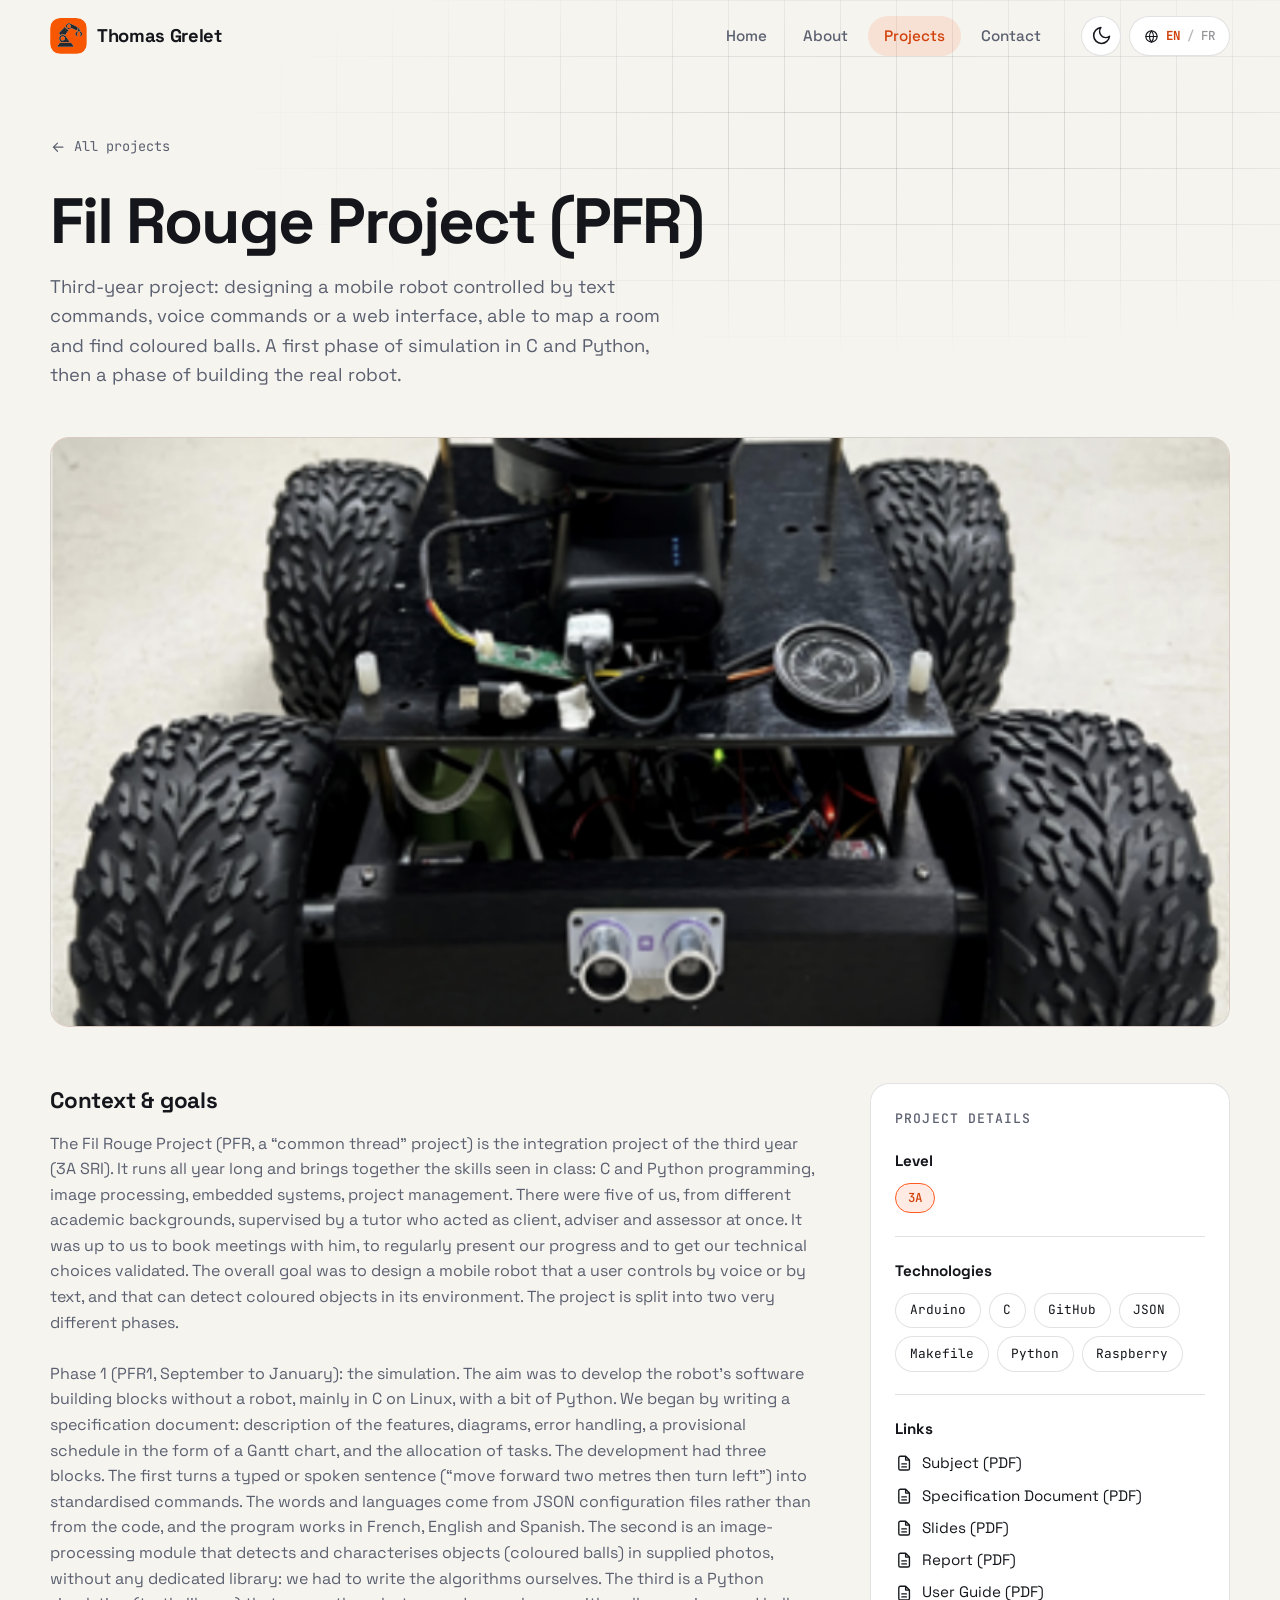
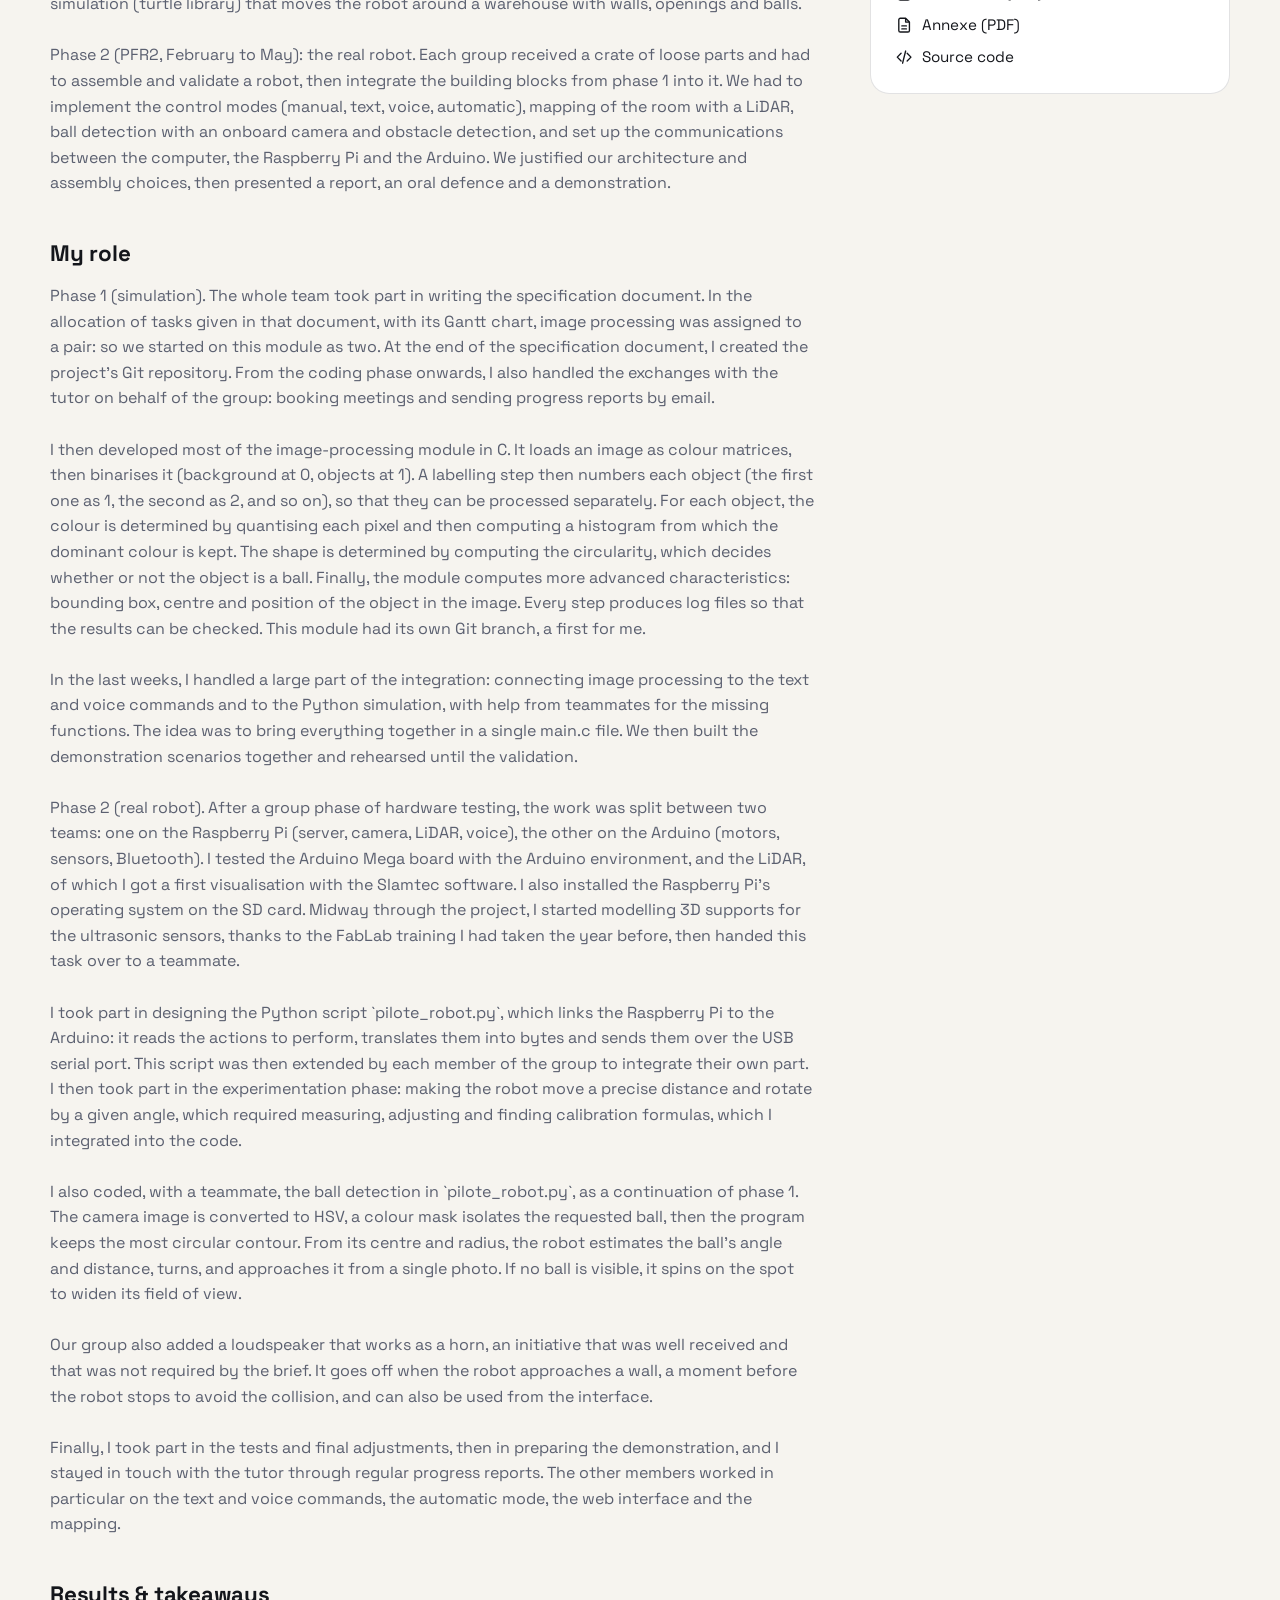
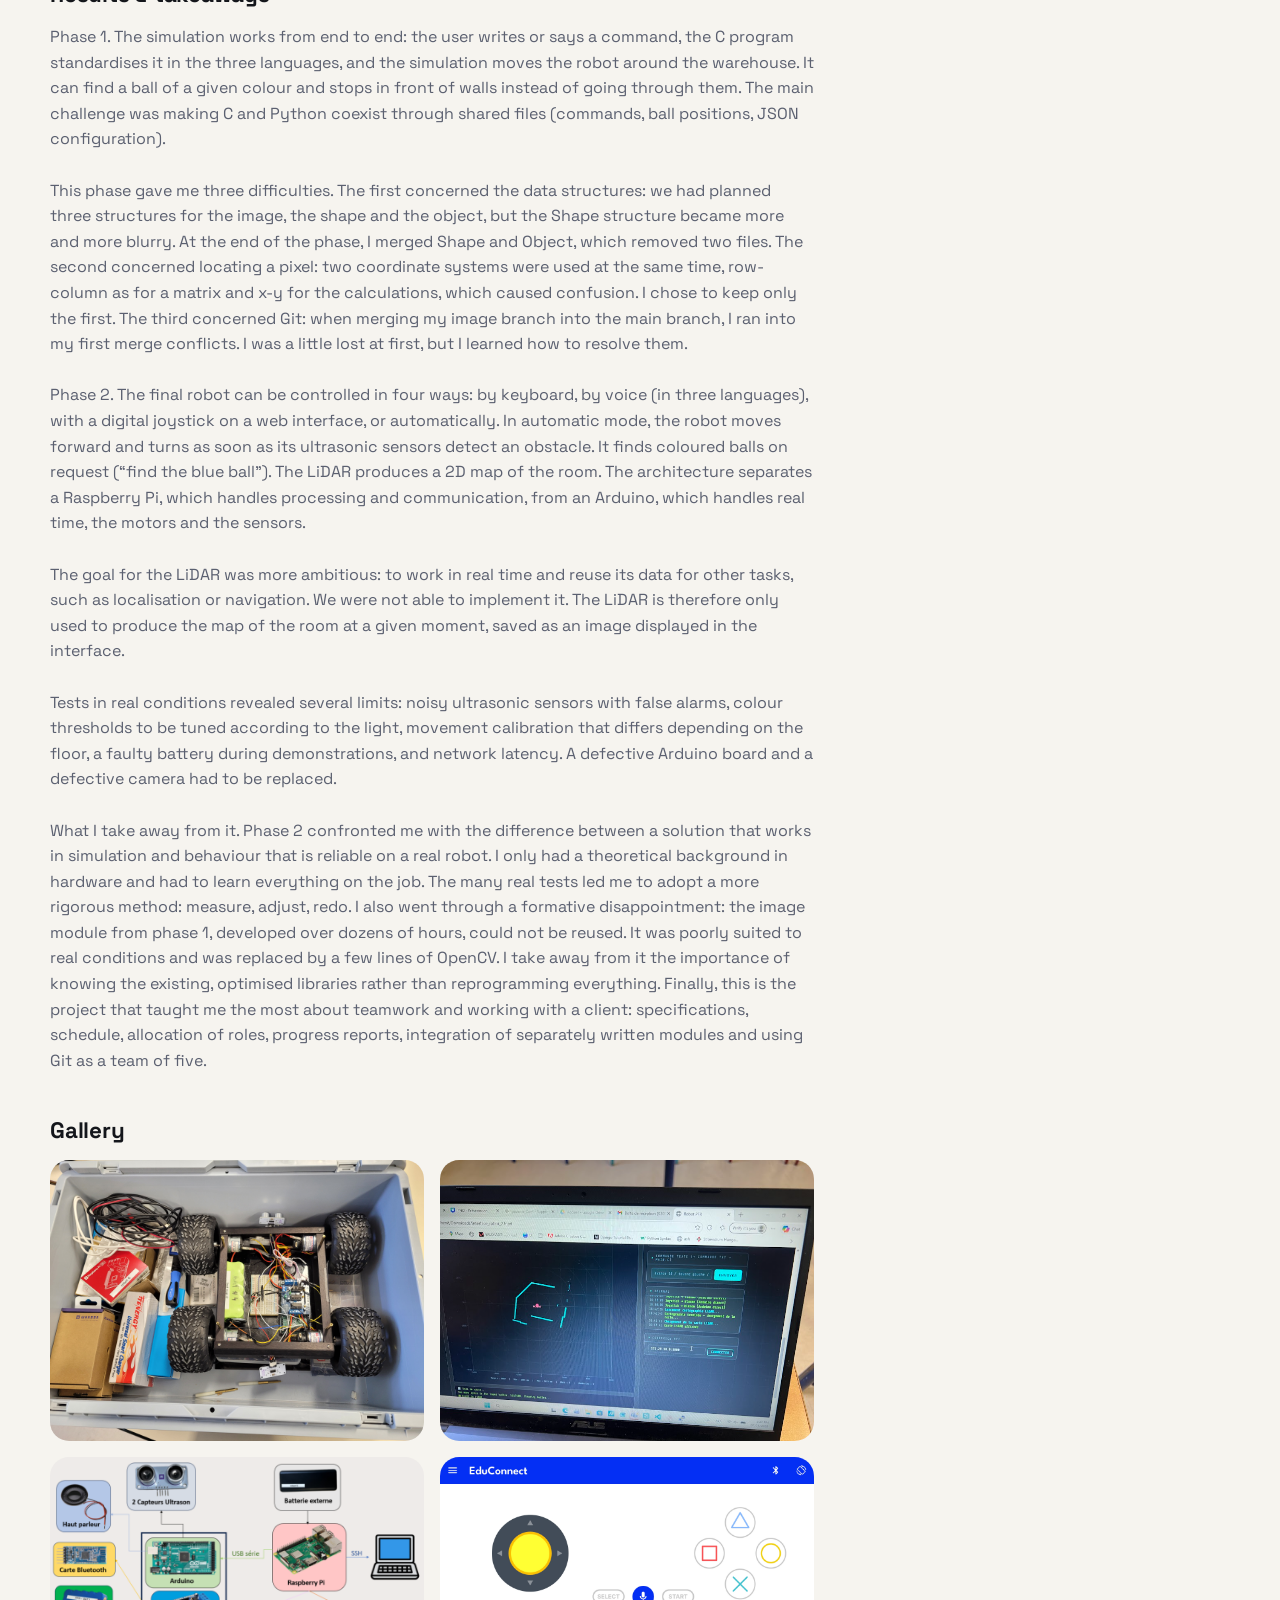
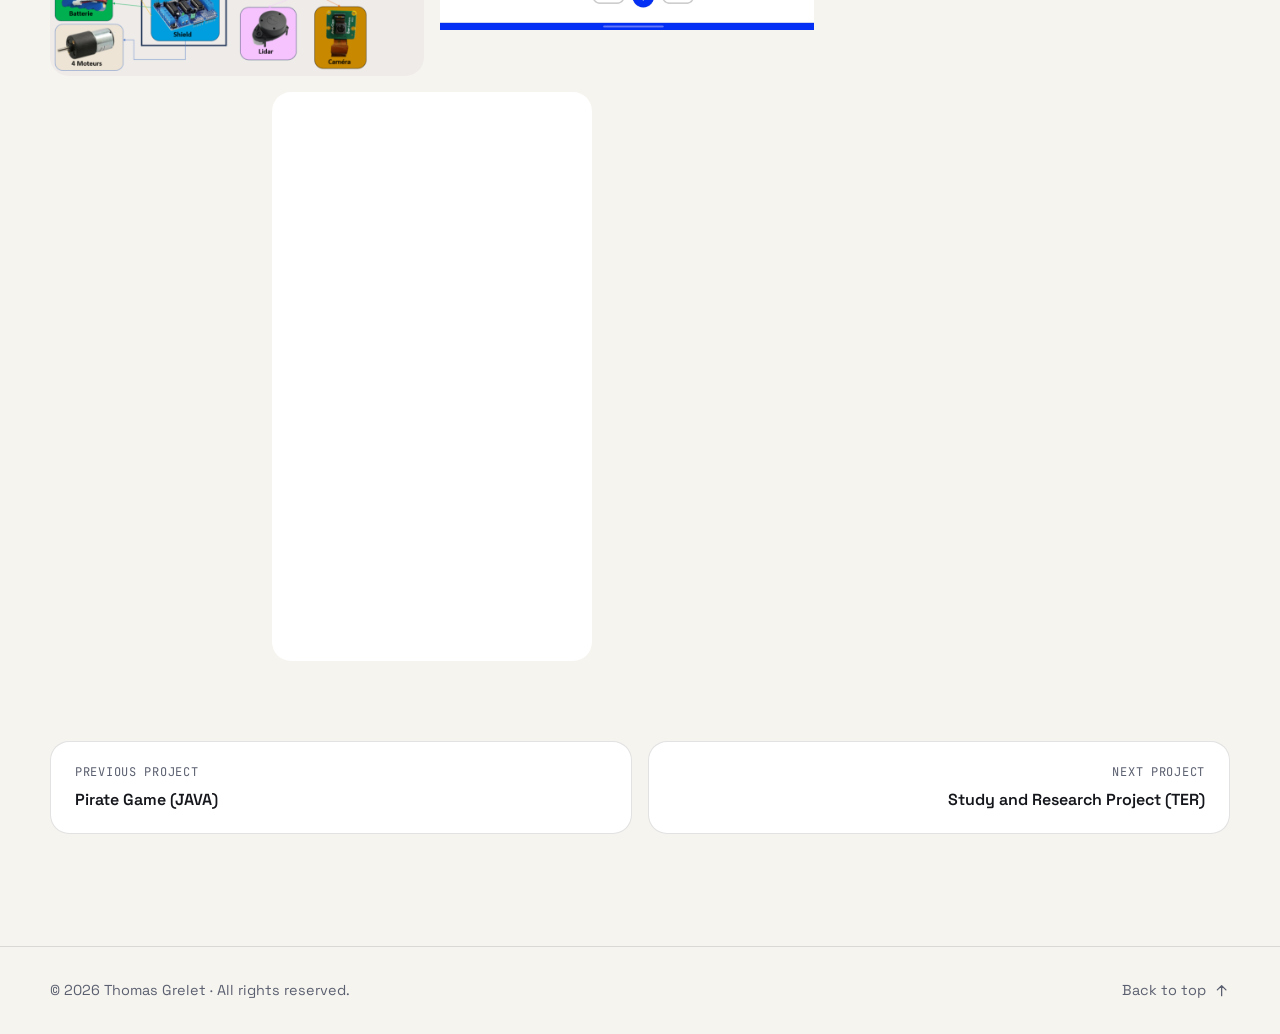
<file: project-pfr.html>
<!DOCTYPE html>
<html lang="en">
<head>
    <meta charset="UTF-8">
    <meta name="viewport" content="width=device-width, initial-scale=1.0">
    <title>Fil Rouge Project (PFR) | Thomas Grelet</title>
    <link rel="icon" type="image/svg+xml" href="assets/about/logo.svg">

    <!-- Choix du thème et de la langue AVANT l'affichage (évite un flash au chargement) -->
    <script>
        (function () {
            var d = document.documentElement;
            d.classList.add("js");
            try {
                var theme = localStorage.getItem("theme");
                if (!theme) theme = matchMedia("(prefers-color-scheme: dark)").matches ? "dark" : "light";
                var lang = localStorage.getItem("lang");
                if (!lang) lang = (navigator.language || "en").toLowerCase().indexOf("fr") === 0 ? "fr" : "en";
                d.dataset.theme = theme;
                d.dataset.lang = lang;
                d.lang = lang;
            } catch (e) {
                d.dataset.theme = "light";
                d.dataset.lang = "en";
            }
        })();
    </script>

    <link rel="preconnect" href="https://fonts.googleapis.com">
    <link rel="preconnect" href="https://fonts.gstatic.com" crossorigin>
    <link href="https://fonts.googleapis.com/css2?family=JetBrains+Mono:wght@400;500;700&family=Space+Grotesk:wght@400;500;600;700&display=swap" rel="stylesheet">
    <link rel="stylesheet" href="style.css">
</head>
<body data-page="project" data-project="pfr">

    <!-- Sprite -->
    <svg width="0" height="0" style="position:absolute" aria-hidden="true" focusable="false">
        <symbol id="i-menu" viewBox="0 0 24 24"><path d="M4 7h16M4 12h16M4 17h16"/></symbol>
        <symbol id="i-close" viewBox="0 0 24 24"><path d="M6 6l12 12M18 6 6 18"/></symbol>
        <symbol id="i-sun" viewBox="0 0 24 24"><circle cx="12" cy="12" r="4"/><path d="M12 2v2M12 20v2M4.9 4.9l1.4 1.4M17.7 17.7l1.4 1.4M2 12h2M20 12h2M4.9 19.1l1.4-1.4M17.7 6.3l1.4-1.4"/></symbol>
        <symbol id="i-moon" viewBox="0 0 24 24"><path d="M21 12.8A9 9 0 1 1 11.2 3 7 7 0 0 0 21 12.8z"/></symbol>
        <symbol id="i-globe" viewBox="0 0 24 24"><circle cx="12" cy="12" r="9"/><path d="M3 12h18M12 3a14 14 0 0 1 0 18 14 14 0 0 1 0-18"/></symbol>
        <symbol id="i-arrow" viewBox="0 0 24 24"><path d="M7 17 17 7M8 7h9v9"/></symbol>
        <symbol id="i-arrow-left" viewBox="0 0 24 24"><path d="M19 12H5M11 6l-6 6 6 6"/></symbol>
        <symbol id="i-arrow-up" viewBox="0 0 24 24"><path d="M12 19V5M6 11l6-6 6 6"/></symbol>
        <symbol id="i-download" viewBox="0 0 24 24"><path d="M12 4v11M7 11l5 5 5-5M5 20h14"/></symbol>
        <symbol id="i-code" viewBox="0 0 24 24"><path d="m8 7-5 5 5 5M16 7l5 5-5 5M14 4l-4 16"/></symbol>
        <symbol id="i-file" viewBox="0 0 24 24"><path d="M14 3H7a2 2 0 0 0-2 2v14a2 2 0 0 0 2 2h10a2 2 0 0 0 2-2V8zM14 3v5h5M9 13h6M9 17h6"/></symbol>
        <symbol id="i-linkedin" viewBox="0 0 24 24"><path d="M20.447 20.452h-3.554v-5.569c0-1.328-.027-3.037-1.852-3.037-1.853 0-2.136 1.445-2.136 2.939v5.667H9.351V9h3.414v1.561h.046c.477-.9 1.637-1.85 3.37-1.85 3.601 0 4.267 2.37 4.267 5.455v6.286zM5.337 7.433a2.062 2.062 0 1 1 0-4.125 2.062 2.062 0 0 1 0 4.125zM7.119 20.452H3.555V9h3.564v11.452zM22.225 0H1.771C.792 0 0 .774 0 1.729v20.542C0 23.227.792 24 1.771 24h20.451C23.2 24 24 23.227 24 22.271V1.729C24 .774 23.2 0 22.222 0z"/></symbol>
        <symbol id="i-github" viewBox="0 0 24 24"><path d="M12 .297c-6.63 0-12 5.373-12 12 0 5.303 3.438 9.8 8.205 11.385.6.113.82-.258.82-.577 0-.285-.01-1.04-.015-2.04-3.338.724-4.042-1.61-4.042-1.61C4.422 18.07 3.633 17.7 3.633 17.7c-1.087-.744.084-.729.084-.729 1.205.084 1.838 1.236 1.838 1.236 1.07 1.835 2.809 1.305 3.495.998.108-.776.417-1.305.76-1.605-2.665-.3-5.466-1.332-5.466-5.93 0-1.31.465-2.38 1.235-3.22-.135-.303-.54-1.523.105-3.176 0 0 1.005-.322 3.3 1.23.96-.267 1.98-.399 3-.405 1.02.006 2.04.138 3 .405 2.28-1.552 3.285-1.23 3.285-1.23.645 1.653.24 2.873.12 3.176.765.84 1.23 1.91 1.23 3.22 0 4.61-2.805 5.625-5.475 5.92.42.36.81 1.096.81 2.22 0 1.606-.015 2.896-.015 3.286 0 .315.21.69.825.57C20.565 22.092 24 17.592 24 12.297c0-6.627-5.373-12-12-12"/></symbol>
    </svg>
    <!-- /Sprite -->

    <!-- Header -->
    <header class="header" id="header">
        <div class="container header-inner">
            <a href="index.html#home" class="logo" aria-label="Thomas Grelet">
                <img class="logo-mark" src="assets/about/logo.svg" alt="" aria-hidden="true">
                <span class="logo-text">Thomas Grelet</span>
            </a>

            <nav class="navbar" id="navbar" aria-label="Main navigation">
                <a href="index.html#home" data-section="home" data-i18n="nav.home">Home</a>
                <a href="index.html#about" data-section="about" data-i18n="nav.about">About</a>
                <a href="index.html#projects" data-section="projects" class="active" data-i18n="nav.projects">Projects</a>
                <a href="index.html#contact" data-section="contact" data-i18n="nav.contact">Contact</a>
            </nav>

            <div class="header-actions">
                <button class="icon-btn" id="theme-btn" type="button" data-i18n-aria="aria.theme" aria-label="Switch between light and dark theme">
                    <svg class="icon i-sun" aria-hidden="true"><use href="#i-sun"/></svg>
                    <svg class="icon i-moon" aria-hidden="true"><use href="#i-moon"/></svg>
                </button>
                <button class="icon-btn menu-btn" id="menu-btn" type="button" aria-expanded="false" aria-controls="navbar" data-i18n-aria="aria.menu" aria-label="Open or close the menu">
                    <svg class="icon" aria-hidden="true"><use href="#i-menu"/></svg>
                </button>
                <!-- Sélecteur de langue : tout à droite du header -->
                <button class="lang-btn" id="lang-btn" type="button" data-i18n-aria="aria.lang" aria-label="Switch language to French">
                    <svg class="icon" aria-hidden="true"><use href="#i-globe"/></svg>
                    <span data-l="en">EN</span><span class="sep">/</span><span data-l="fr">FR</span>
                </button>
            </div>
        </div>
    </header>
    <!-- /Header -->

    <main>
        <section class="page-hero bg-grid">
            <div class="container">
                <a href="index.html#projects" class="back-link">
                    <svg class="icon" aria-hidden="true"><use href="#i-arrow-left"/></svg>
                    <span data-i18n="page.back">All projects</span>
                </a>
                <h1 data-i18n="proj.pfr.title">Title</h1>
                <p class="lead" data-i18n="proj.pfr.desc"></p>
            </div>
        </section>

        <section class="section proj-body">
            <div class="container">
                <div class="proj-cover">
                    <img src="assets/pr-pfr/projects-pfr.png" alt="" data-fallback>
                </div>

                <div class="proj-layout">
                    <div class="proj-main">
                        <!-- Les textes de cette page se modifient dans i18n.js (objet PROJECTS, projet "pfr") -->
                        <article class="proj-section">
                            <h2 data-i18n="proj.context_h">Context &amp; goals</h2>
                            <p data-i18n="proj.pfr.context01"></p><br>
                            <p data-i18n="proj.pfr.context02"></p><br>
                            <p data-i18n="proj.pfr.context03"></p>
                        </article>

                        <article class="proj-section">
                            <h2 data-i18n="proj.role_h">My role</h2>
                            <p data-i18n="proj.pfr.role01"></p><br>
                            <p data-i18n="proj.pfr.role02"></p><br>
                            <p data-i18n="proj.pfr.role03"></p><br>
                            <p data-i18n="proj.pfr.role04"></p><br>
                            <p data-i18n="proj.pfr.role05"></p><br>
                            <p data-i18n="proj.pfr.role06"></p><br>
                            <p data-i18n="proj.pfr.role07"></p><br>
                            <p data-i18n="proj.pfr.role08"></p>
                        </article>

                        <article class="proj-section">
                            <h2 data-i18n="proj.results_h">Results &amp; takeaways</h2>
                            <p data-i18n="proj.pfr.results01"></p><br>
                            <p data-i18n="proj.pfr.results02"></p><br>
                            <p data-i18n="proj.pfr.results03"></p><br>
                            <p data-i18n="proj.pfr.results04"></p><br>
                            <p data-i18n="proj.pfr.results05"></p><br>
                            <p data-i18n="proj.pfr.results06"></p>
                        </article>

                        <section class="proj-section">
                            <h2 data-i18n="proj.gallery_h">Gallery</h2>
                            <div class="gallery">
                                <figure tabindex="0">
                                    <img src="assets/pr-pfr/projects-pfr_g01.jpg" alt="Boîte du matériel" data-i18n-alt="proj.pfr.cap01">
                                    <figcaption data-i18n="proj.pfr.cap01"></figcaption>
                                </figure>
                                <figure tabindex="0">
                                    <img src="assets/pr-pfr/projects-pfr_g02.png" alt="Résultat cartographie LiDAR" data-i18n-alt="proj.pfr.cap02">
                                    <figcaption data-i18n="proj.pfr.cap02"></figcaption>
                                </figure>
                                <figure tabindex="0">
                                    <img src="assets/pr-pfr/projects-pfr_g03.png" alt="Architecture matériel du robot" data-i18n-alt="proj.pfr.cap03">
                                    <figcaption data-i18n="proj.pfr.cap03"></figcaption>
                                </figure>
                                <figure tabindex="0">
                                    <img src="assets/pr-pfr/projects-pfr_g04.png" alt="Pilote manuel via Educonnect" data-i18n-alt="proj.pfr.cap04">
                                    <figcaption data-i18n="proj.pfr.cap04"></figcaption>
                                </figure>
                                <div class="gallery-video">
                                    <iframe src="https://www.youtube-nocookie.com/embed/7fudxlmawYM" title="Démonstration du robot PFR" loading="lazy" allowfullscreen></iframe>
                                </div>
                            </div>
                        </section>
                    </div>

                    <aside class="proj-aside">
                        <h2 data-i18n="proj.details">Project details</h2>

                        <div class="aside-block">
                            <h3 data-i18n="proj.level">Level</h3>
                            <span class="badge" data-i18n="proj.pfr.year"></span>
                        </div>

                        <div class="aside-block">
                            <h3 data-i18n="proj.tech_h">Technologies</h3>
                            <ul class="tags">
                                <li class="tag" data-i18n="placeholder.tech_arduino"></li>
                                <li class="tag" data-i18n="placeholder.tech_c"></li>
                                <li class="tag" data-i18n="placeholder.tech_github"></li>
                                <li class="tag" data-i18n="placeholder.tech_json"></li>
                                <li class="tag" data-i18n="placeholder.tech_makefile"></li>
                                <li class="tag" data-i18n="placeholder.tech_python"></li>
                                <li class="tag" data-i18n="placeholder.tech_raspberry"></li>
                            </ul>
                        </div>

                        <div class="aside-block">
                            <h3 data-i18n="proj.links_h">Links</h3>   
                            <div class="aside-links">                             
                                <a href="assets/pr-pfr/projects-pfr_subject.pdf" target="_blank" rel="noopener"><svg class="icon" aria-hidden="true"><use href="#i-file"/></svg><span data-i18n="proj.link_subject">Subject (PDF)</span></a>
                                <a href="assets/pr-pfr/projects-pfr_spec.pdf" target="_blank" rel="noopener"><svg class="icon" aria-hidden="true"><use href="#i-file"/></svg><span data-i18n="proj.link_spec">Specification Document (PDF)</span></a>                                
                                <a href="assets/pr-pfr/projects-pfr_slides.pdf" target="_blank" rel="noopener"><svg class="icon" aria-hidden="true"><use href="#i-file"/></svg><span data-i18n="proj.link_slides">Slides (PDF)</span></a>                                
                                <a href="assets/pr-pfr/projects-pfr_report.pdf" target="_blank" rel="noopener"><svg class="icon" aria-hidden="true"><use href="#i-file"/></svg><span data-i18n="proj.link_report">Report (PDF)</span></a>                                
                                <a href="assets/pr-pfr/projects-pfr_user_guide.pdf" target="_blank" rel="noopener"><svg class="icon" aria-hidden="true"><use href="#i-file"/></svg><span data-i18n="proj.link_user_guide">User Guide (PDF)</span></a>    
                                <a href="assets/pr-pfr/projects-pfr_annexe.pdf" target="_blank" rel="noopener"><svg class="icon" aria-hidden="true"><use href="#i-file"/></svg><span data-i18n="proj.link_annexe">Annexe (PDF)</span></a>
                                <a href="https://github.com/ThomasSSJB/PFR_groupe3" target="_blank" rel="noopener"><svg class="icon" aria-hidden="true"><use href="#i-code"/></svg><span data-i18n="proj.link_repo">Source code</span></a>
                            </div>
                        </div>
                    </aside>
                </div>

                <nav class="proj-nav" aria-label="Projects">
                    <a href="project-pirates.html" class="prev">
                        <span class="label" data-i18n="proj.prev">Previous project</span>
                        <span class="title" data-i18n="proj.pirates.title"></span>
                    </a>
                    <a href="project-ter.html" class="next">
                        <span class="label" data-i18n="proj.next">Next project</span>
                        <span class="title" data-i18n="proj.ter.title"></span>
                    </a>
                </nav>
            </div>
        </section>
    </main>

    <!-- Footer -->
    <footer class="footer">
        <div class="container footer-inner">
            <p>© <span id="year">2026</span> Thomas Grelet · <span data-i18n="footer.rights">All rights reserved.</span></p>
            <a href="#top"><span data-i18n="footer.top">Back to top</span><svg class="icon" aria-hidden="true"><use href="#i-arrow-up"/></svg></a>
        </div>
    </footer>
    <!-- /Footer -->

    <script src="i18n.js"></script>
    <script src="script.js"></script>
</body>
</html>
</file>
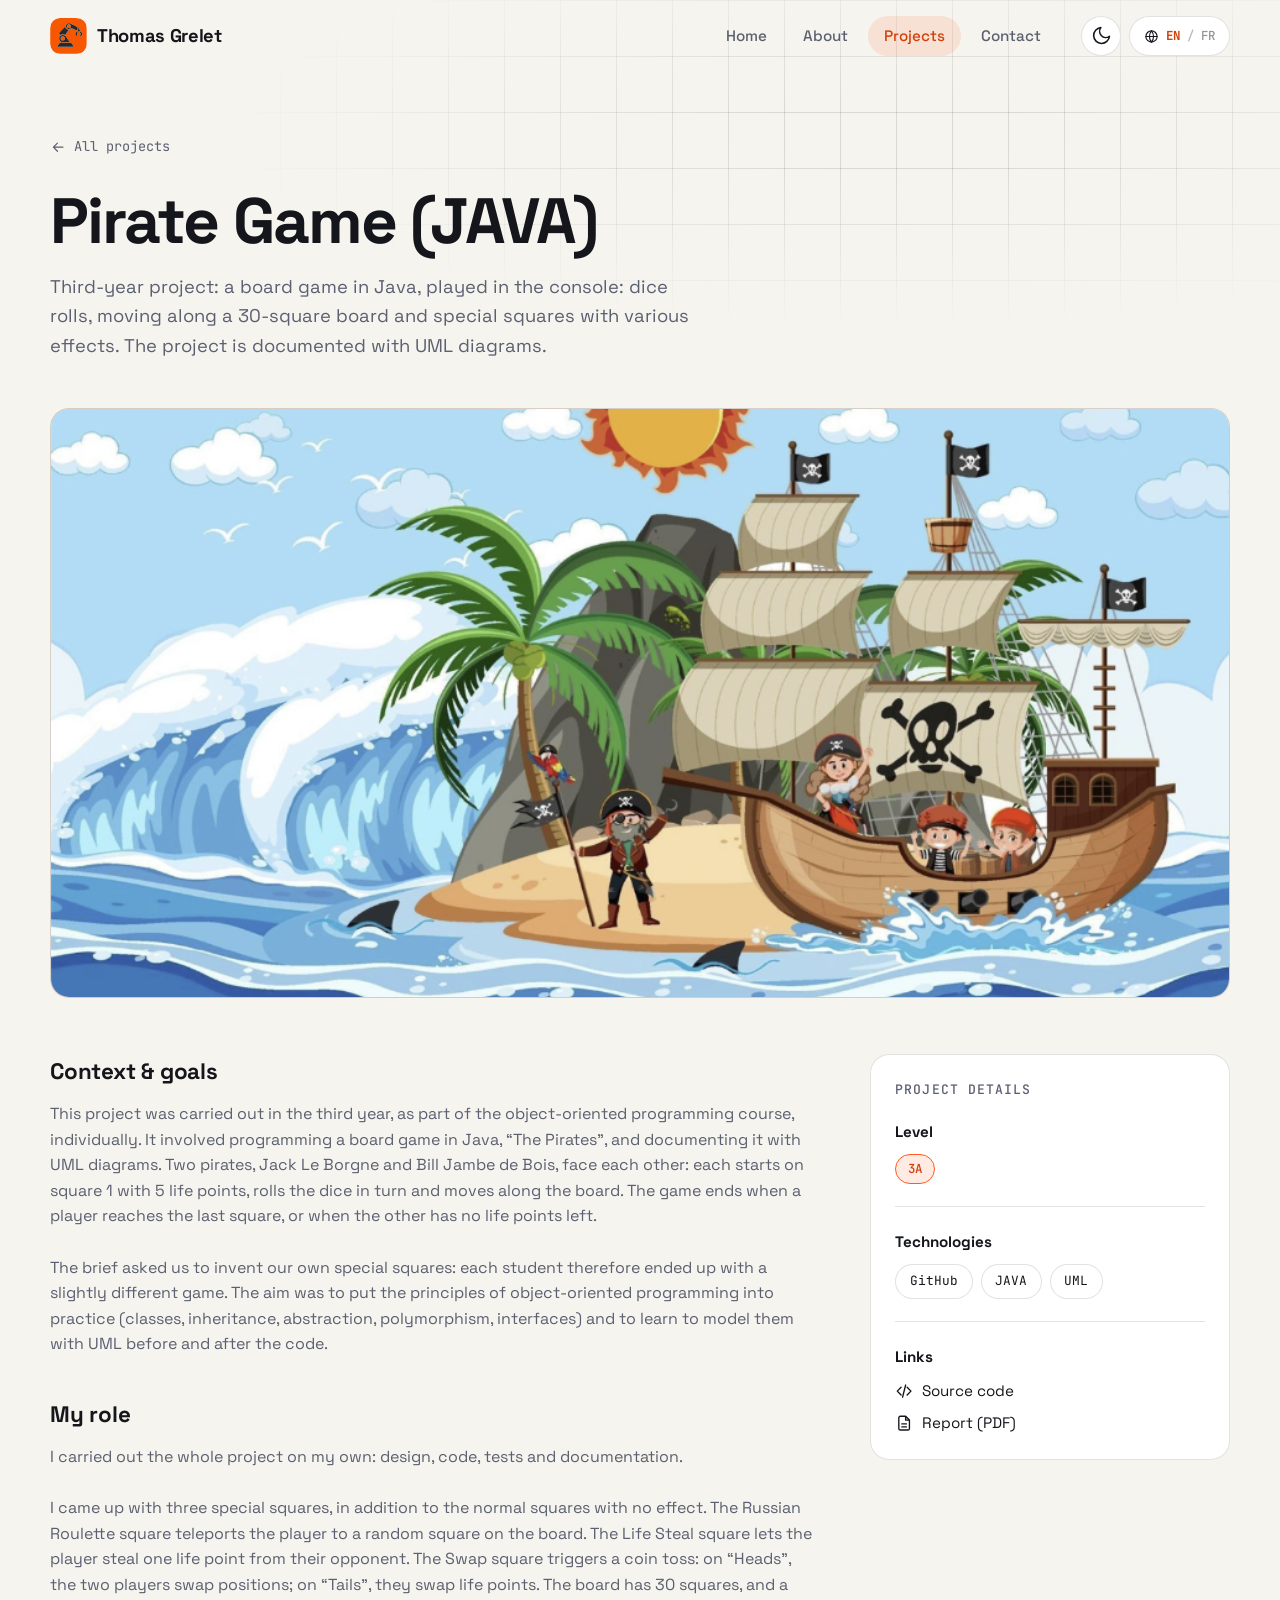
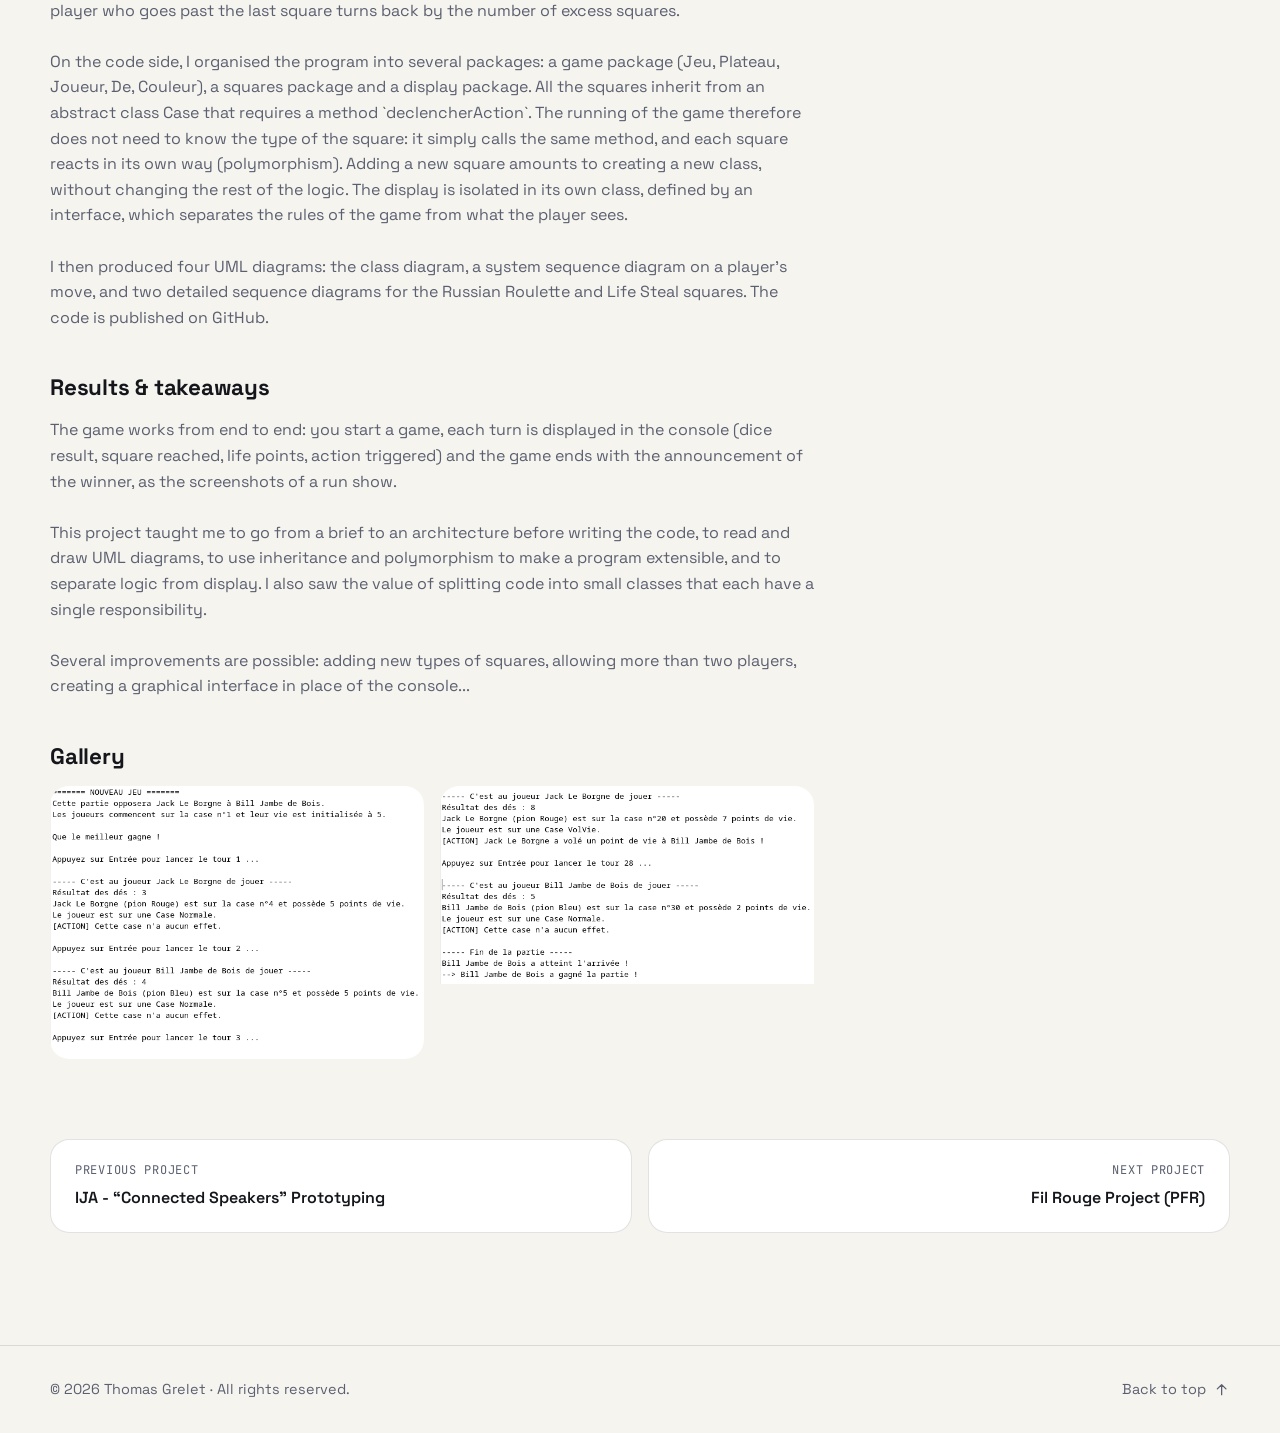
<file: project-pirates.html>
<!DOCTYPE html>
<html lang="en">
<head>
    <meta charset="UTF-8">
    <meta name="viewport" content="width=device-width, initial-scale=1.0">
    <title>Pirate Game | Thomas Grelet</title>
    <link rel="icon" type="image/svg+xml" href="assets/about/logo.svg">
    <!-- Choix du thème et de la langue AVANT l'affichage (évite un flash au chargement) -->
    <script>
        (function () {
            var d = document.documentElement;
            d.classList.add("js");
            try {
                var theme = localStorage.getItem("theme");
                if (!theme) theme = matchMedia("(prefers-color-scheme: dark)").matches ? "dark" : "light";
                var lang = localStorage.getItem("lang");
                if (!lang) lang = (navigator.language || "en").toLowerCase().indexOf("fr") === 0 ? "fr" : "en";
                d.dataset.theme = theme;
                d.dataset.lang = lang;
                d.lang = lang;
            } catch (e) {
                d.dataset.theme = "light";
                d.dataset.lang = "en";
            }
        })();
    </script>

    <link rel="preconnect" href="https://fonts.googleapis.com">
    <link rel="preconnect" href="https://fonts.gstatic.com" crossorigin>
    <link href="https://fonts.googleapis.com/css2?family=JetBrains+Mono:wght@400;500;700&family=Space+Grotesk:wght@400;500;600;700&display=swap" rel="stylesheet">
    <link rel="stylesheet" href="style.css">
</head>
<body data-page="project" data-project="pirates">

    <!-- Sprite -->
    <svg width="0" height="0" style="position:absolute" aria-hidden="true" focusable="false">
        <symbol id="i-menu" viewBox="0 0 24 24"><path d="M4 7h16M4 12h16M4 17h16"/></symbol>
        <symbol id="i-close" viewBox="0 0 24 24"><path d="M6 6l12 12M18 6 6 18"/></symbol>
        <symbol id="i-sun" viewBox="0 0 24 24"><circle cx="12" cy="12" r="4"/><path d="M12 2v2M12 20v2M4.9 4.9l1.4 1.4M17.7 17.7l1.4 1.4M2 12h2M20 12h2M4.9 19.1l1.4-1.4M17.7 6.3l1.4-1.4"/></symbol>
        <symbol id="i-moon" viewBox="0 0 24 24"><path d="M21 12.8A9 9 0 1 1 11.2 3 7 7 0 0 0 21 12.8z"/></symbol>
        <symbol id="i-globe" viewBox="0 0 24 24"><circle cx="12" cy="12" r="9"/><path d="M3 12h18M12 3a14 14 0 0 1 0 18 14 14 0 0 1 0-18"/></symbol>
        <symbol id="i-arrow" viewBox="0 0 24 24"><path d="M7 17 17 7M8 7h9v9"/></symbol>
        <symbol id="i-arrow-left" viewBox="0 0 24 24"><path d="M19 12H5M11 6l-6 6 6 6"/></symbol>
        <symbol id="i-arrow-up" viewBox="0 0 24 24"><path d="M12 19V5M6 11l6-6 6 6"/></symbol>
        <symbol id="i-download" viewBox="0 0 24 24"><path d="M12 4v11M7 11l5 5 5-5M5 20h14"/></symbol>
        <symbol id="i-code" viewBox="0 0 24 24"><path d="m8 7-5 5 5 5M16 7l5 5-5 5M14 4l-4 16"/></symbol>
        <symbol id="i-file" viewBox="0 0 24 24"><path d="M14 3H7a2 2 0 0 0-2 2v14a2 2 0 0 0 2 2h10a2 2 0 0 0 2-2V8zM14 3v5h5M9 13h6M9 17h6"/></symbol>
        <symbol id="i-linkedin" viewBox="0 0 24 24"><path d="M20.447 20.452h-3.554v-5.569c0-1.328-.027-3.037-1.852-3.037-1.853 0-2.136 1.445-2.136 2.939v5.667H9.351V9h3.414v1.561h.046c.477-.9 1.637-1.85 3.37-1.85 3.601 0 4.267 2.37 4.267 5.455v6.286zM5.337 7.433a2.062 2.062 0 1 1 0-4.125 2.062 2.062 0 0 1 0 4.125zM7.119 20.452H3.555V9h3.564v11.452zM22.225 0H1.771C.792 0 0 .774 0 1.729v20.542C0 23.227.792 24 1.771 24h20.451C23.2 24 24 23.227 24 22.271V1.729C24 .774 23.2 0 22.222 0z"/></symbol>
        <symbol id="i-github" viewBox="0 0 24 24"><path d="M12 .297c-6.63 0-12 5.373-12 12 0 5.303 3.438 9.8 8.205 11.385.6.113.82-.258.82-.577 0-.285-.01-1.04-.015-2.04-3.338.724-4.042-1.61-4.042-1.61C4.422 18.07 3.633 17.7 3.633 17.7c-1.087-.744.084-.729.084-.729 1.205.084 1.838 1.236 1.838 1.236 1.07 1.835 2.809 1.305 3.495.998.108-.776.417-1.305.76-1.605-2.665-.3-5.466-1.332-5.466-5.93 0-1.31.465-2.38 1.235-3.22-.135-.303-.54-1.523.105-3.176 0 0 1.005-.322 3.3 1.23.96-.267 1.98-.399 3-.405 1.02.006 2.04.138 3 .405 2.28-1.552 3.285-1.23 3.285-1.23.645 1.653.24 2.873.12 3.176.765.84 1.23 1.91 1.23 3.22 0 4.61-2.805 5.625-5.475 5.92.42.36.81 1.096.81 2.22 0 1.606-.015 2.896-.015 3.286 0 .315.21.69.825.57C20.565 22.092 24 17.592 24 12.297c0-6.627-5.373-12-12-12"/></symbol>
    </svg>
    <!-- /Sprite -->

    <!-- Header -->
    <header class="header" id="header">
        <div class="container header-inner">
            <a href="index.html#home" class="logo" aria-label="Thomas Grelet">
                <img class="logo-mark" src="assets/about/logo.svg" alt="" aria-hidden="true">
                <span class="logo-text">Thomas Grelet</span>
            </a>

            <nav class="navbar" id="navbar" aria-label="Main navigation">
                <a href="index.html#home" data-section="home" data-i18n="nav.home">Home</a>
                <a href="index.html#about" data-section="about" data-i18n="nav.about">About</a>
                <a href="index.html#projects" data-section="projects" class="active" data-i18n="nav.projects">Projects</a>
                <a href="index.html#contact" data-section="contact" data-i18n="nav.contact">Contact</a>
            </nav>

            <div class="header-actions">
                <button class="icon-btn" id="theme-btn" type="button" data-i18n-aria="aria.theme" aria-label="Switch between light and dark theme">
                    <svg class="icon i-sun" aria-hidden="true"><use href="#i-sun"/></svg>
                    <svg class="icon i-moon" aria-hidden="true"><use href="#i-moon"/></svg>
                </button>
                <button class="icon-btn menu-btn" id="menu-btn" type="button" aria-expanded="false" aria-controls="navbar" data-i18n-aria="aria.menu" aria-label="Open or close the menu">
                    <svg class="icon" aria-hidden="true"><use href="#i-menu"/></svg>
                </button>
                <!-- Sélecteur de langue : tout à droite du header -->
                <button class="lang-btn" id="lang-btn" type="button" data-i18n-aria="aria.lang" aria-label="Switch language to French">
                    <svg class="icon" aria-hidden="true"><use href="#i-globe"/></svg>
                    <span data-l="en">EN</span><span class="sep">/</span><span data-l="fr">FR</span>
                </button>
            </div>
        </div>
    </header>
    <!-- /Header -->

    <main>
        <section class="page-hero bg-grid">
            <div class="container">
                <a href="index.html#projects" class="back-link">
                    <svg class="icon" aria-hidden="true"><use href="#i-arrow-left"/></svg>
                    <span data-i18n="page.back">All projects</span>
                </a>
                <h1 data-i18n="proj.pirates.title">Title</h1>
                <p class="lead" data-i18n="proj.pirates.desc"></p>
            </div>
        </section>

        <section class="section proj-body">
            <div class="container">
                <div class="proj-cover">
                    <img src="assets/pr-pirates/projects-pirates.png" alt="" data-fallback>
                </div>

                <div class="proj-layout">
                    <div class="proj-main">
                        <!-- Les textes de cette page se modifient dans i18n.js (objet PROJECTS, projet "pirates") -->
                        <article class="proj-section">
                            <h2 data-i18n="proj.context_h">Context &amp; goals</h2>
                            <p data-i18n="proj.pirates.context01"></p><br>
                            <p data-i18n="proj.pirates.context02"></p>
                        </article>

                        <article class="proj-section">
                            <h2 data-i18n="proj.role_h">My role</h2>
                            <p data-i18n="proj.pirates.role01"></p><br>
                            <p data-i18n="proj.pirates.role02"></p><br>
                            <p data-i18n="proj.pirates.role03"></p><br>
                            <p data-i18n="proj.pirates.role04"></p>
                        </article>

                        <article class="proj-section">
                            <h2 data-i18n="proj.results_h">Results &amp; takeaways</h2>
                            <p data-i18n="proj.pirates.results01"></p><br>
                            <p data-i18n="proj.pirates.results02"></p><br>
                            <p data-i18n="proj.pirates.results03"></p>
                        </article>

                        <section class="proj-section">
                            <h2 data-i18n="proj.gallery_h">Gallery</h2>
                            <div class="gallery">
                                <figure tabindex="0">
                                    <img src="assets/pr-pirates/projects-pirates_g01.png" alt="Illustration d'un début de partie" data-i18n-alt="proj.pirates.cap01">
                                    <figcaption data-i18n="proj.pirates.cap01"></figcaption>
                                </figure>
                                <figure tabindex="0">
                                    <img src="assets/pr-pirates/projects-pirates_g02.png" alt="Illustration d'une fin de partie" data-i18n-alt="proj.pirates.cap02">
                                    <figcaption data-i18n="proj.pirates.cap02"></figcaption>
                                </figure>
                            </div>
                        </section>
                    </div>

                    <aside class="proj-aside">
                        <h2 data-i18n="proj.details">Project details</h2>

                        <div class="aside-block">
                            <h3 data-i18n="proj.level">Level</h3>
                            <span class="badge" data-i18n="proj.pirates.year"></span>
                        </div>

                        <div class="aside-block">
                            <h3 data-i18n="proj.tech_h">Technologies</h3>
                            <ul class="tags">
                                <li class="tag" data-i18n="placeholder.tech_github"></li>
                                <li class="tag" data-i18n="placeholder.tech_java"></li>
                                <li class="tag" data-i18n="placeholder.tech_uml"></li>
                            </ul>
                        </div>

                        <div class="aside-block">
                            <h3 data-i18n="proj.links_h">Links</h3>
                            <div class="aside-links">
                                <a href="https://github.com/ThomasSSJB/LesPirates" target="_blank" rel="noopener"><svg class="icon" aria-hidden="true"><use href="#i-code"/></svg><span data-i18n="proj.link_repo">Source code</span></a>
                                <a href="assets/pr-pirates/projects-pirates_report.pdf" target="_blank" rel="noopener"><svg class="icon" aria-hidden="true"><use href="#i-file"/></svg><span data-i18n="proj.link_report">Report (PDF)</span></a>
                            </div>
                        </div>
                    </aside>
                </div>

                <nav class="proj-nav" aria-label="Projects">
                    <a href="project-ija.html" class="prev">
                        <span class="label" data-i18n="proj.prev">Previous project</span>
                        <span class="title" data-i18n="proj.ija.title"></span>
                    </a>
                    <a href="project-pfr.html" class="next">
                        <span class="label" data-i18n="proj.next">Next project</span>
                        <span class="title" data-i18n="proj.pfr.title"></span>
                    </a>
                </nav>
            </div>
        </section>
    </main>

    <!-- Footer -->
    <footer class="footer">
        <div class="container footer-inner">
            <p>© <span id="year">2026</span> Thomas Grelet · <span data-i18n="footer.rights">All rights reserved.</span></p>
            <a href="#top"><span data-i18n="footer.top">Back to top</span><svg class="icon" aria-hidden="true"><use href="#i-arrow-up"/></svg></a>
        </div>
    </footer>
    <!-- /Footer -->

    <script src="i18n.js"></script>
    <script src="script.js"></script>
</body>
</html>
</file>
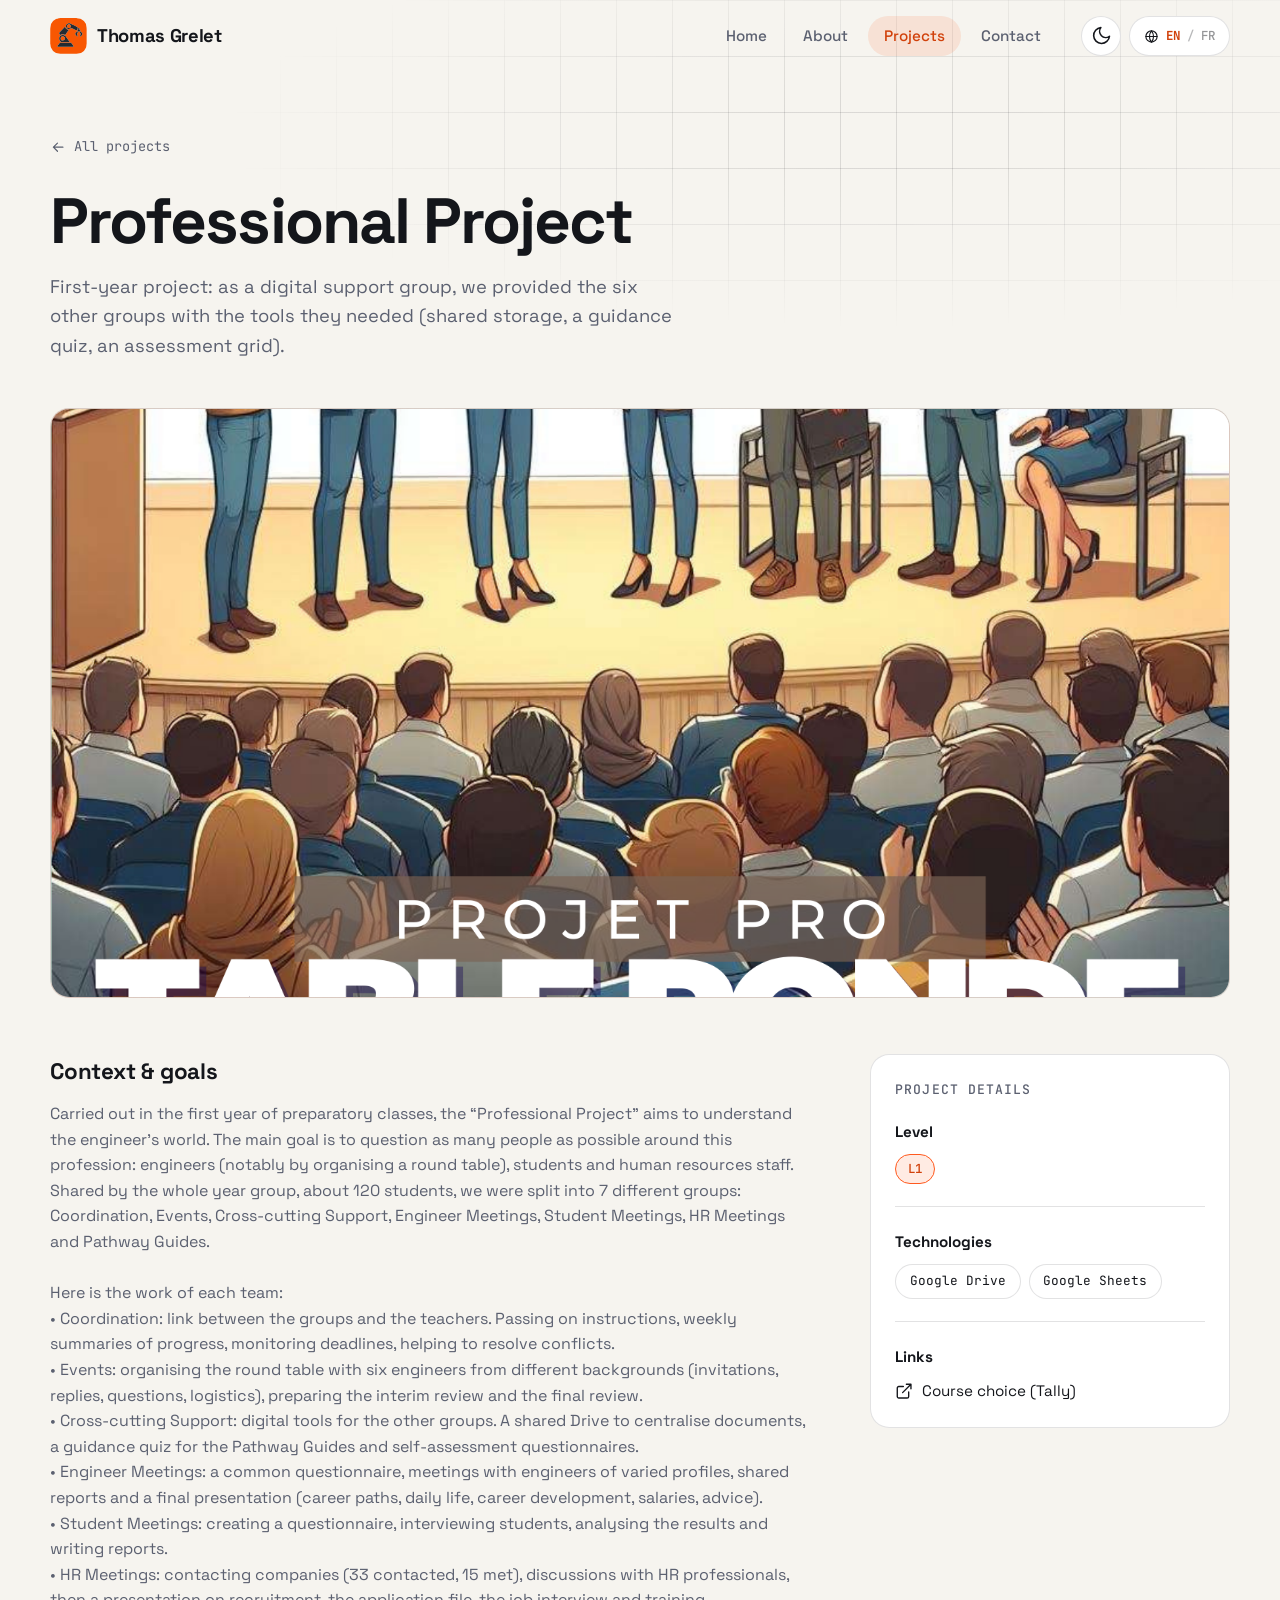
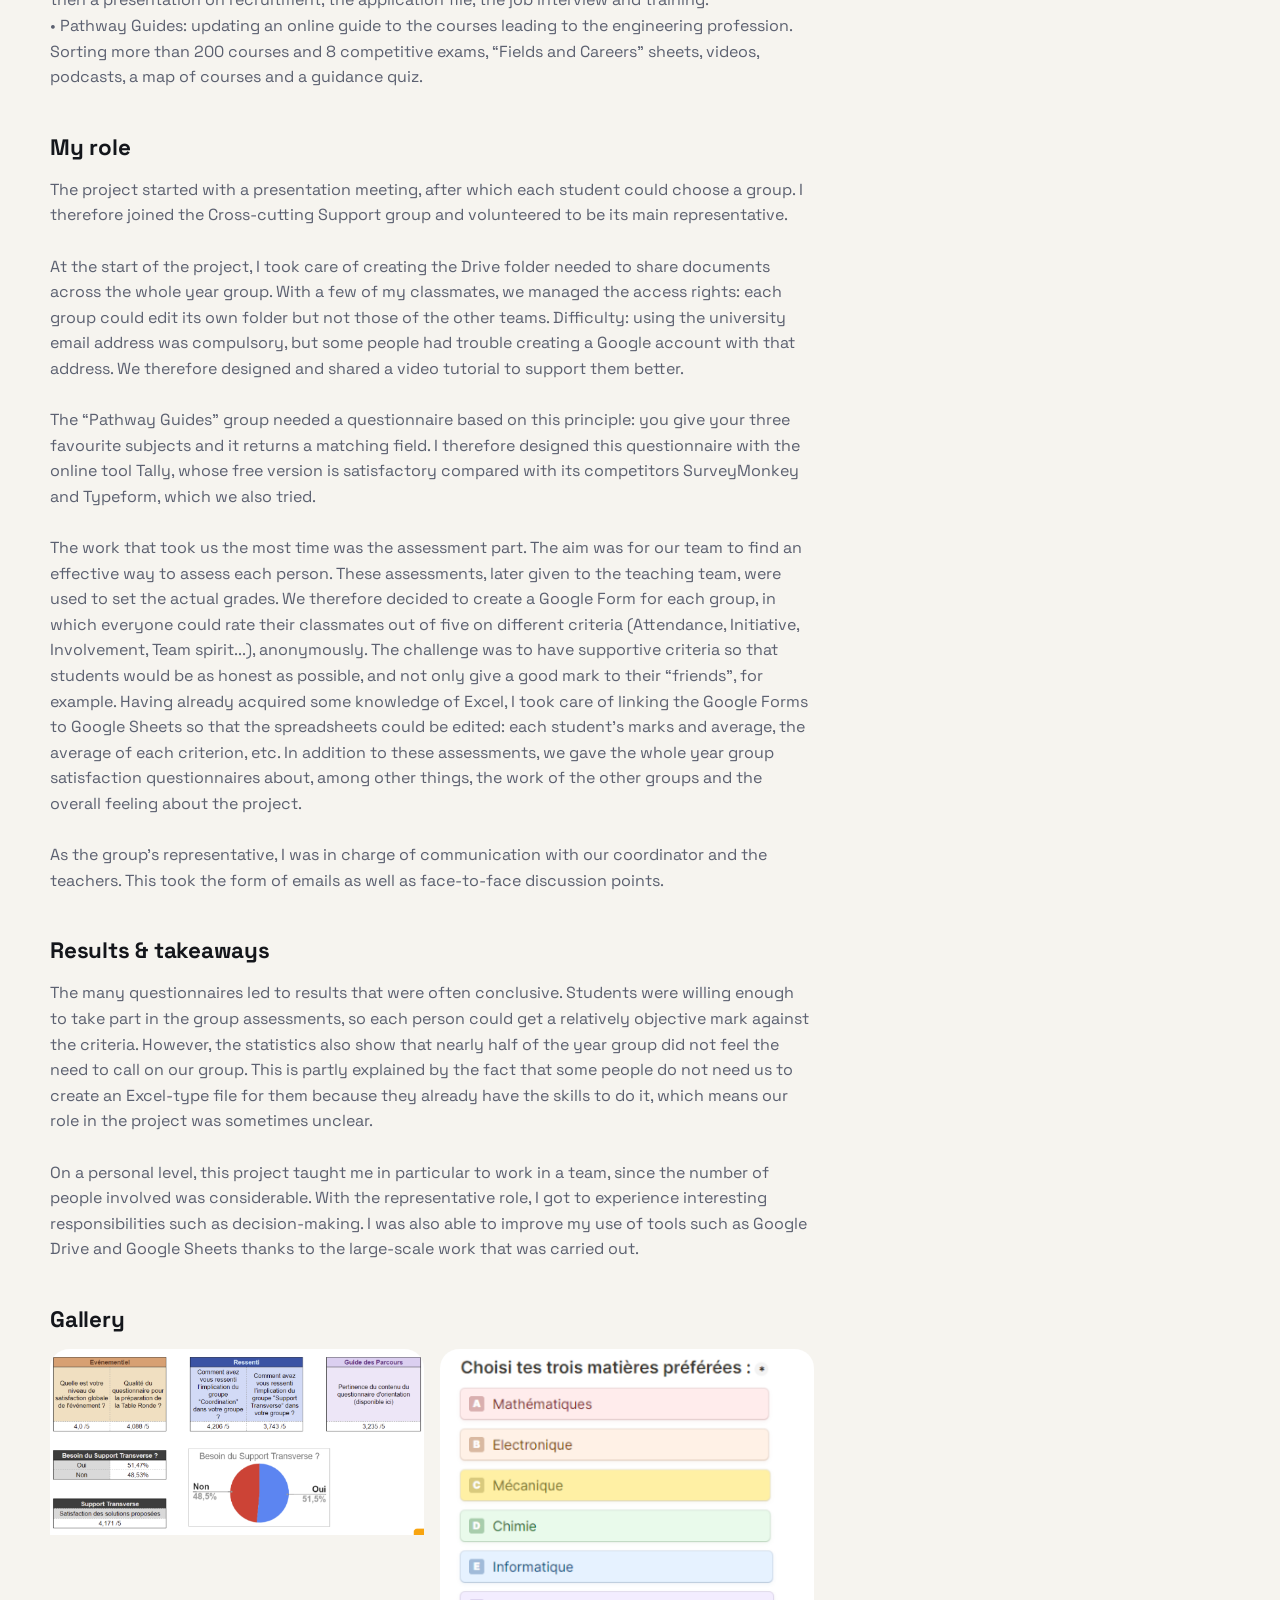
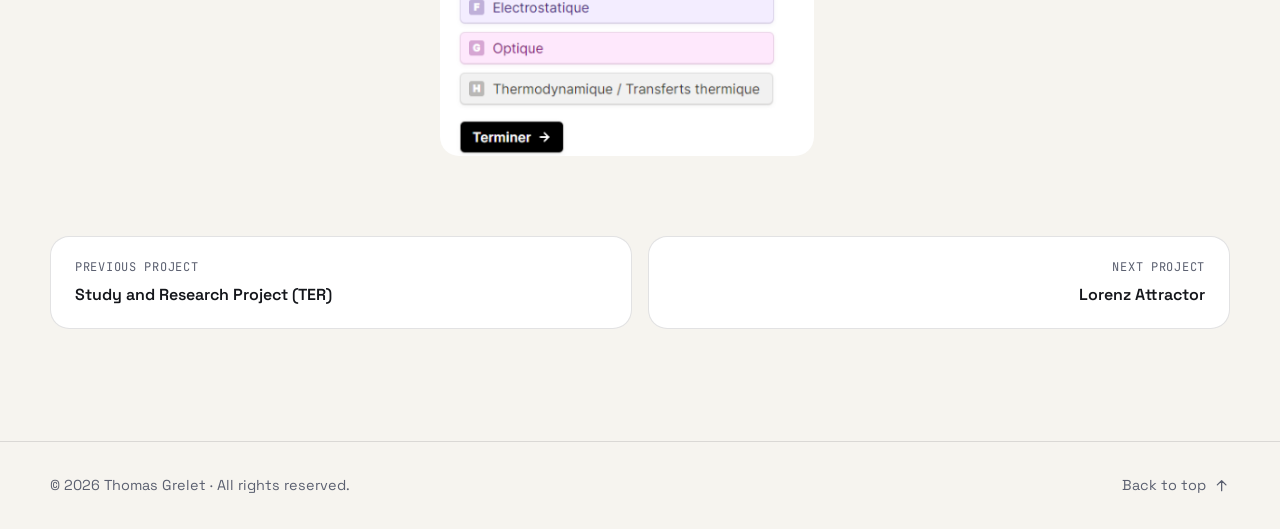
<file: project-pro.html>
<!DOCTYPE html>
<html lang="en">
<head>
    <meta charset="UTF-8">
    <meta name="viewport" content="width=device-width, initial-scale=1.0">
    <title>Professional Project | Thomas Grelet</title>
    <link rel="icon" type="image/svg+xml" href="assets/about/logo.svg">

    <!-- Choix du thème et de la langue AVANT l'affichage (évite un flash au chargement) -->
    <script>
        (function () {
            var d = document.documentElement;
            d.classList.add("js");
            try {
                var theme = localStorage.getItem("theme");
                if (!theme) theme = matchMedia("(prefers-color-scheme: dark)").matches ? "dark" : "light";
                var lang = localStorage.getItem("lang");
                if (!lang) lang = (navigator.language || "en").toLowerCase().indexOf("fr") === 0 ? "fr" : "en";
                d.dataset.theme = theme;
                d.dataset.lang = lang;
                d.lang = lang;
            } catch (e) {
                d.dataset.theme = "light";
                d.dataset.lang = "en";
            }
        })();
    </script>

    <link rel="preconnect" href="https://fonts.googleapis.com">
    <link rel="preconnect" href="https://fonts.gstatic.com" crossorigin>
    <link href="https://fonts.googleapis.com/css2?family=JetBrains+Mono:wght@400;500;700&family=Space+Grotesk:wght@400;500;600;700&display=swap" rel="stylesheet">
    <link rel="stylesheet" href="style.css">
</head>
<body data-page="project" data-project="pro">

    <!-- Sprite -->
    <svg width="0" height="0" style="position:absolute" aria-hidden="true" focusable="false">
        <symbol id="i-menu" viewBox="0 0 24 24"><path d="M4 7h16M4 12h16M4 17h16"/></symbol>
        <symbol id="i-close" viewBox="0 0 24 24"><path d="M6 6l12 12M18 6 6 18"/></symbol>
        <symbol id="i-sun" viewBox="0 0 24 24"><circle cx="12" cy="12" r="4"/><path d="M12 2v2M12 20v2M4.9 4.9l1.4 1.4M17.7 17.7l1.4 1.4M2 12h2M20 12h2M4.9 19.1l1.4-1.4M17.7 6.3l1.4-1.4"/></symbol>
        <symbol id="i-moon" viewBox="0 0 24 24"><path d="M21 12.8A9 9 0 1 1 11.2 3 7 7 0 0 0 21 12.8z"/></symbol>
        <symbol id="i-globe" viewBox="0 0 24 24"><circle cx="12" cy="12" r="9"/><path d="M3 12h18M12 3a14 14 0 0 1 0 18 14 14 0 0 1 0-18"/></symbol>
        <symbol id="i-arrow" viewBox="0 0 24 24"><path d="M7 17 17 7M8 7h9v9"/></symbol>
        <symbol id="i-arrow-left" viewBox="0 0 24 24"><path d="M19 12H5M11 6l-6 6 6 6"/></symbol>
        <symbol id="i-arrow-up" viewBox="0 0 24 24"><path d="M12 19V5M6 11l6-6 6 6"/></symbol>
        <symbol id="i-download" viewBox="0 0 24 24"><path d="M12 4v11M7 11l5 5 5-5M5 20h14"/></symbol>
        <symbol id="i-code" viewBox="0 0 24 24"><path d="m8 7-5 5 5 5M16 7l5 5-5 5M14 4l-4 16"/></symbol>
        <symbol id="i-file" viewBox="0 0 24 24"><path d="M14 3H7a2 2 0 0 0-2 2v14a2 2 0 0 0 2 2h10a2 2 0 0 0 2-2V8zM14 3v5h5M9 13h6M9 17h6"/></symbol>
        <symbol id="i-external" viewBox="0 0 24 24"><path d="M15 3h6v6M10 14 21 3M18 13v6a2 2 0 0 1-2 2H5a2 2 0 0 1-2-2V8a2 2 0 0 1 2-2h6"/></symbol>
        <symbol id="i-linkedin" viewBox="0 0 24 24"><path d="M20.447 20.452h-3.554v-5.569c0-1.328-.027-3.037-1.852-3.037-1.853 0-2.136 1.445-2.136 2.939v5.667H9.351V9h3.414v1.561h.046c.477-.9 1.637-1.85 3.37-1.85 3.601 0 4.267 2.37 4.267 5.455v6.286zM5.337 7.433a2.062 2.062 0 1 1 0-4.125 2.062 2.062 0 0 1 0 4.125zM7.119 20.452H3.555V9h3.564v11.452zM22.225 0H1.771C.792 0 0 .774 0 1.729v20.542C0 23.227.792 24 1.771 24h20.451C23.2 24 24 23.227 24 22.271V1.729C24 .774 23.2 0 22.222 0z"/></symbol>
        <symbol id="i-github" viewBox="0 0 24 24"><path d="M12 .297c-6.63 0-12 5.373-12 12 0 5.303 3.438 9.8 8.205 11.385.6.113.82-.258.82-.577 0-.285-.01-1.04-.015-2.04-3.338.724-4.042-1.61-4.042-1.61C4.422 18.07 3.633 17.7 3.633 17.7c-1.087-.744.084-.729.084-.729 1.205.084 1.838 1.236 1.838 1.236 1.07 1.835 2.809 1.305 3.495.998.108-.776.417-1.305.76-1.605-2.665-.3-5.466-1.332-5.466-5.93 0-1.31.465-2.38 1.235-3.22-.135-.303-.54-1.523.105-3.176 0 0 1.005-.322 3.3 1.23.96-.267 1.98-.399 3-.405 1.02.006 2.04.138 3 .405 2.28-1.552 3.285-1.23 3.285-1.23.645 1.653.24 2.873.12 3.176.765.84 1.23 1.91 1.23 3.22 0 4.61-2.805 5.625-5.475 5.92.42.36.81 1.096.81 2.22 0 1.606-.015 2.896-.015 3.286 0 .315.21.69.825.57C20.565 22.092 24 17.592 24 12.297c0-6.627-5.373-12-12-12"/></symbol>
    </svg>
    <!-- /Sprite -->

    <!-- Header -->
    <header class="header" id="header">
        <div class="container header-inner">
            <a href="index.html#home" class="logo" aria-label="Thomas Grelet">
                <img class="logo-mark" src="assets/about/logo.svg" alt="" aria-hidden="true">
                <span class="logo-text">Thomas Grelet</span>
            </a>

            <nav class="navbar" id="navbar" aria-label="Main navigation">
                <a href="index.html#home" data-section="home" data-i18n="nav.home">Home</a>
                <a href="index.html#about" data-section="about" data-i18n="nav.about">About</a>
                <a href="index.html#projects" data-section="projects" class="active" data-i18n="nav.projects">Projects</a>
                <a href="index.html#contact" data-section="contact" data-i18n="nav.contact">Contact</a>
            </nav>

            <div class="header-actions">
                <button class="icon-btn" id="theme-btn" type="button" data-i18n-aria="aria.theme" aria-label="Switch between light and dark theme">
                    <svg class="icon i-sun" aria-hidden="true"><use href="#i-sun"/></svg>
                    <svg class="icon i-moon" aria-hidden="true"><use href="#i-moon"/></svg>
                </button>
                <button class="icon-btn menu-btn" id="menu-btn" type="button" aria-expanded="false" aria-controls="navbar" data-i18n-aria="aria.menu" aria-label="Open or close the menu">
                    <svg class="icon" aria-hidden="true"><use href="#i-menu"/></svg>
                </button>
                <!-- Sélecteur de langue : tout à droite du header -->
                <button class="lang-btn" id="lang-btn" type="button" data-i18n-aria="aria.lang" aria-label="Switch language to French">
                    <svg class="icon" aria-hidden="true"><use href="#i-globe"/></svg>
                    <span data-l="en">EN</span><span class="sep">/</span><span data-l="fr">FR</span>
                </button>
            </div>
        </div>
    </header>
    <!-- /Header -->

    <main>
        <section class="page-hero bg-grid">
            <div class="container">
                <a href="index.html#projects" class="back-link">
                    <svg class="icon" aria-hidden="true"><use href="#i-arrow-left"/></svg>
                    <span data-i18n="page.back">All projects</span>
                </a>
                <h1 data-i18n="proj.pro.title">Title</h1>
                <p class="lead" data-i18n="proj.pro.desc"></p>
            </div>
        </section>

        <section class="section proj-body">
            <div class="container">
                <div class="proj-cover">
                    <img src="assets/pr-projet_pro/projects-projet_pro.png" alt="" data-fallback>
                </div>

                <div class="proj-layout">
                    <div class="proj-main">
                        <article class="proj-section">
                            <h2 data-i18n="proj.context_h">Context &amp; goals</h2>
                            <p data-i18n="proj.pro.context01"></p><br>
                            <p data-i18n="proj.pro.context02"></p>
                            <p data-i18n="proj.pro.context03"></p>
                            <p data-i18n="proj.pro.context04"></p>
                            <p data-i18n="proj.pro.context05"></p>
                            <p data-i18n="proj.pro.context06"></p>
                            <p data-i18n="proj.pro.context07"></p>
                            <p data-i18n="proj.pro.context08"></p>
                            <p data-i18n="proj.pro.context09"></p>
                        </article>

                        <article class="proj-section">
                            <h2 data-i18n="proj.role_h">My role</h2>
                            <p data-i18n="proj.pro.role01"></p><br>
                            <p data-i18n="proj.pro.role02"></p><br>
                            <p data-i18n="proj.pro.role03"></p><br>
                            <p data-i18n="proj.pro.role04"></p><br>
                            <p data-i18n="proj.pro.role05"></p>
                        </article>

                        <article class="proj-section">
                            <h2 data-i18n="proj.results_h">Results &amp; takeaways</h2>
                            <p data-i18n="proj.pro.results01"></p><br>                            
                            <p data-i18n="proj.pro.results02"></p>
                        </article>

                        <section class="proj-section">
                            <h2 data-i18n="proj.gallery_h">Gallery</h2>
                            <div class="gallery">
                                <figure tabindex="0">
                                    <img src="assets/pr-projet_pro/projects-projet_pro_g01.png" alt="Graphes et résultats de questionnaires" data-i18n-alt="proj.pro.cap01">
                                    <figcaption data-i18n="proj.pro.cap01"></figcaption>
                                </figure>
                                <figure tabindex="0">
                                    <img src="assets/pr-projet_pro/projects-projet_pro_g02.png" alt="Illustration questionnaire Tally" data-i18n-alt="proj.pro.cap02">
                                    <figcaption data-i18n="proj.pro.cap02"></figcaption>
                                </figure>
                            </div>
                        </section>
                    </div>

                    <aside class="proj-aside">
                        <h2 data-i18n="proj.details">Project details</h2>

                        <div class="aside-block">
                            <h3 data-i18n="proj.level">Level</h3>
                            <span class="badge" data-i18n="proj.pro.year"></span>
                        </div>

                        <div class="aside-block">
                            <h3 data-i18n="proj.tech_h">Technologies</h3>
                            <ul class="tags">
                                <li class="tag" data-i18n="placeholder.tech_gdrive"></li>
                                <li class="tag" data-i18n="placeholder.tech_gsheets"></li>
                            </ul>
                        </div>

                        <div class="aside-block">
                            <h3 data-i18n="proj.links_h">Links</h3>
                            <div class="aside-links">
                                <a href="https://tally.so/r/mK17aX" target="_blank" rel="noopener"><svg class="icon" aria-hidden="true"><use href="#i-external"/></svg><span data-i18n="proj.link_tally"></span></a>
                            </div>
                        </div>
                    </aside>
                </div>

                <nav class="proj-nav" aria-label="Projects">
                    <a href="project-ter.html" class="prev">
                        <span class="label" data-i18n="proj.prev">Previous project</span>
                        <span class="title" data-i18n="proj.ter.title"></span>
                    </a>
                    <a href="project-lorenz.html" class="next">
                        <span class="label" data-i18n="proj.next">Next project</span>
                        <span class="title" data-i18n="proj.lorenz.title"></span>
                    </a>
                </nav>
            </div>
        </section>
    </main>

    <!-- Footer -->
    <footer class="footer">
        <div class="container footer-inner">
            <p>© <span id="year">2026</span> Thomas Grelet · <span data-i18n="footer.rights">All rights reserved.</span></p>
            <a href="#top"><span data-i18n="footer.top">Back to top</span><svg class="icon" aria-hidden="true"><use href="#i-arrow-up"/></svg></a>
        </div>
    </footer>
    <!-- /Footer -->

    <script src="i18n.js"></script>
    <script src="script.js"></script>
</body>
</html>
</file>
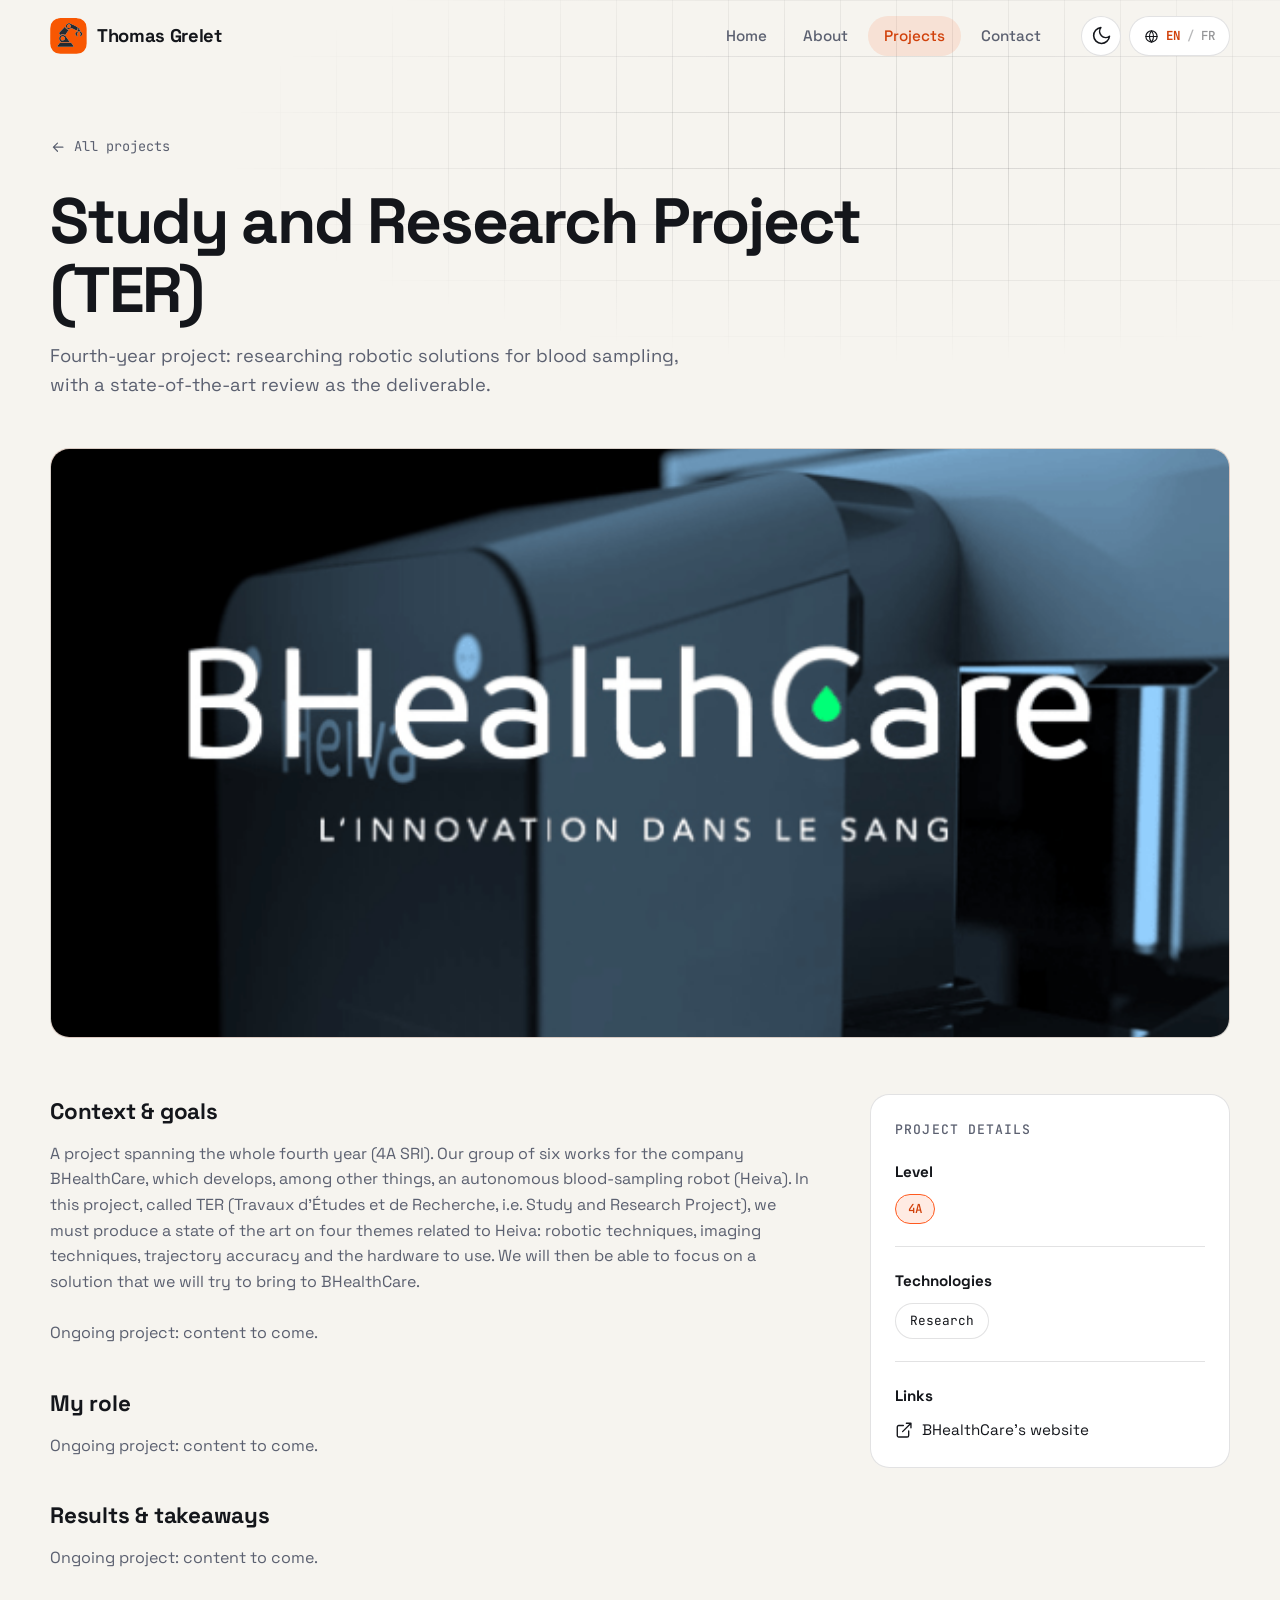
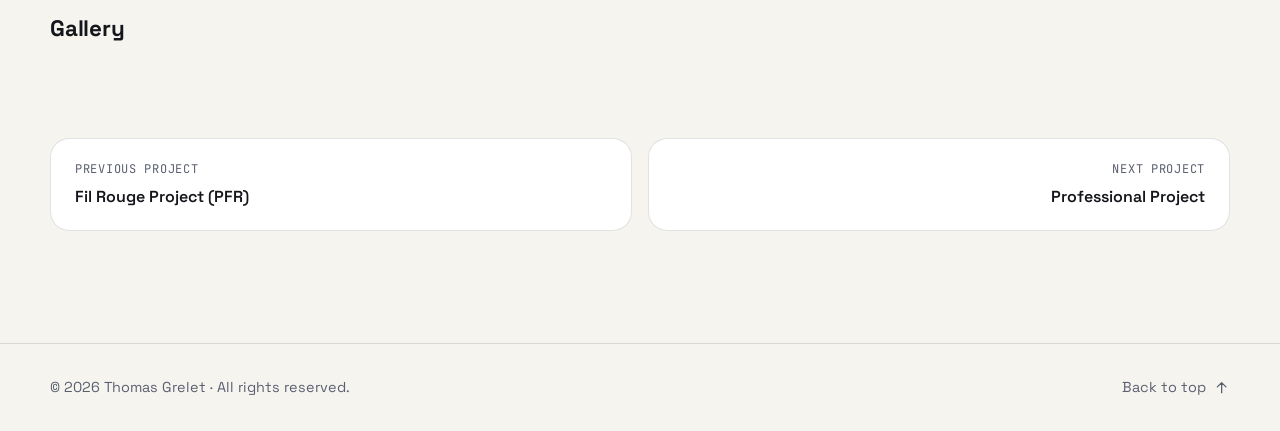
<file: project-ter.html>
<!DOCTYPE html>
<html lang="en">
<head>
    <meta charset="UTF-8">
    <meta name="viewport" content="width=device-width, initial-scale=1.0">
    <title>Study and Research Project (TER) | Thomas Grelet</title>
    <link rel="icon" type="image/svg+xml" href="assets/about/logo.svg">

    <!-- Choix du thème et de la langue AVANT l'affichage (évite un flash au chargement) -->
    <script>
        (function () {
            var d = document.documentElement;
            d.classList.add("js");
            try {
                var theme = localStorage.getItem("theme");
                if (!theme) theme = matchMedia("(prefers-color-scheme: dark)").matches ? "dark" : "light";
                var lang = localStorage.getItem("lang");
                if (!lang) lang = (navigator.language || "en").toLowerCase().indexOf("fr") === 0 ? "fr" : "en";
                d.dataset.theme = theme;
                d.dataset.lang = lang;
                d.lang = lang;
            } catch (e) {
                d.dataset.theme = "light";
                d.dataset.lang = "en";
            }
        })();
    </script>

    <link rel="preconnect" href="https://fonts.googleapis.com">
    <link rel="preconnect" href="https://fonts.gstatic.com" crossorigin>
    <link href="https://fonts.googleapis.com/css2?family=JetBrains+Mono:wght@400;500;700&family=Space+Grotesk:wght@400;500;600;700&display=swap" rel="stylesheet">
    <link rel="stylesheet" href="style.css">
</head>
<body data-page="project" data-project="ter">

    <!-- Sprite -->
    <svg width="0" height="0" style="position:absolute" aria-hidden="true" focusable="false">
        <symbol id="i-menu" viewBox="0 0 24 24"><path d="M4 7h16M4 12h16M4 17h16"/></symbol>
        <symbol id="i-close" viewBox="0 0 24 24"><path d="M6 6l12 12M18 6 6 18"/></symbol>
        <symbol id="i-sun" viewBox="0 0 24 24"><circle cx="12" cy="12" r="4"/><path d="M12 2v2M12 20v2M4.9 4.9l1.4 1.4M17.7 17.7l1.4 1.4M2 12h2M20 12h2M4.9 19.1l1.4-1.4M17.7 6.3l1.4-1.4"/></symbol>
        <symbol id="i-moon" viewBox="0 0 24 24"><path d="M21 12.8A9 9 0 1 1 11.2 3 7 7 0 0 0 21 12.8z"/></symbol>
        <symbol id="i-globe" viewBox="0 0 24 24"><circle cx="12" cy="12" r="9"/><path d="M3 12h18M12 3a14 14 0 0 1 0 18 14 14 0 0 1 0-18"/></symbol>
        <symbol id="i-arrow" viewBox="0 0 24 24"><path d="M7 17 17 7M8 7h9v9"/></symbol>
        <symbol id="i-arrow-left" viewBox="0 0 24 24"><path d="M19 12H5M11 6l-6 6 6 6"/></symbol>
        <symbol id="i-arrow-up" viewBox="0 0 24 24"><path d="M12 19V5M6 11l6-6 6 6"/></symbol>
        <symbol id="i-download" viewBox="0 0 24 24"><path d="M12 4v11M7 11l5 5 5-5M5 20h14"/></symbol>
        <symbol id="i-code" viewBox="0 0 24 24"><path d="m8 7-5 5 5 5M16 7l5 5-5 5M14 4l-4 16"/></symbol>
        <symbol id="i-file" viewBox="0 0 24 24"><path d="M14 3H7a2 2 0 0 0-2 2v14a2 2 0 0 0 2 2h10a2 2 0 0 0 2-2V8zM14 3v5h5M9 13h6M9 17h6"/></symbol>        
        <symbol id="i-external" viewBox="0 0 24 24"><path d="M15 3h6v6M10 14 21 3M18 13v6a2 2 0 0 1-2 2H5a2 2 0 0 1-2-2V8a2 2 0 0 1 2-2h6"/></symbol>
        <symbol id="i-linkedin" viewBox="0 0 24 24"><path d="M20.447 20.452h-3.554v-5.569c0-1.328-.027-3.037-1.852-3.037-1.853 0-2.136 1.445-2.136 2.939v5.667H9.351V9h3.414v1.561h.046c.477-.9 1.637-1.85 3.37-1.85 3.601 0 4.267 2.37 4.267 5.455v6.286zM5.337 7.433a2.062 2.062 0 1 1 0-4.125 2.062 2.062 0 0 1 0 4.125zM7.119 20.452H3.555V9h3.564v11.452zM22.225 0H1.771C.792 0 0 .774 0 1.729v20.542C0 23.227.792 24 1.771 24h20.451C23.2 24 24 23.227 24 22.271V1.729C24 .774 23.2 0 22.222 0z"/></symbol>
        <symbol id="i-github" viewBox="0 0 24 24"><path d="M12 .297c-6.63 0-12 5.373-12 12 0 5.303 3.438 9.8 8.205 11.385.6.113.82-.258.82-.577 0-.285-.01-1.04-.015-2.04-3.338.724-4.042-1.61-4.042-1.61C4.422 18.07 3.633 17.7 3.633 17.7c-1.087-.744.084-.729.084-.729 1.205.084 1.838 1.236 1.838 1.236 1.07 1.835 2.809 1.305 3.495.998.108-.776.417-1.305.76-1.605-2.665-.3-5.466-1.332-5.466-5.93 0-1.31.465-2.38 1.235-3.22-.135-.303-.54-1.523.105-3.176 0 0 1.005-.322 3.3 1.23.96-.267 1.98-.399 3-.405 1.02.006 2.04.138 3 .405 2.28-1.552 3.285-1.23 3.285-1.23.645 1.653.24 2.873.12 3.176.765.84 1.23 1.91 1.23 3.22 0 4.61-2.805 5.625-5.475 5.92.42.36.81 1.096.81 2.22 0 1.606-.015 2.896-.015 3.286 0 .315.21.69.825.57C20.565 22.092 24 17.592 24 12.297c0-6.627-5.373-12-12-12"/></symbol>
    </svg>
    <!-- /Sprite -->

    <!-- Header -->
    <header class="header" id="header">
        <div class="container header-inner">
            <a href="index.html#home" class="logo" aria-label="Thomas Grelet">
                <img class="logo-mark" src="assets/about/logo.svg" alt="" aria-hidden="true">
                <span class="logo-text">Thomas Grelet</span>
            </a>

            <nav class="navbar" id="navbar" aria-label="Main navigation">
                <a href="index.html#home" data-section="home" data-i18n="nav.home">Home</a>
                <a href="index.html#about" data-section="about" data-i18n="nav.about">About</a>
                <a href="index.html#projects" data-section="projects" class="active" data-i18n="nav.projects">Projects</a>
                <a href="index.html#contact" data-section="contact" data-i18n="nav.contact">Contact</a>
            </nav>

            <div class="header-actions">
                <button class="icon-btn" id="theme-btn" type="button" data-i18n-aria="aria.theme" aria-label="Switch between light and dark theme">
                    <svg class="icon i-sun" aria-hidden="true"><use href="#i-sun"/></svg>
                    <svg class="icon i-moon" aria-hidden="true"><use href="#i-moon"/></svg>
                </button>
                <button class="icon-btn menu-btn" id="menu-btn" type="button" aria-expanded="false" aria-controls="navbar" data-i18n-aria="aria.menu" aria-label="Open or close the menu">
                    <svg class="icon" aria-hidden="true"><use href="#i-menu"/></svg>
                </button>
                <!-- Sélecteur de langue : tout à droite du header -->
                <button class="lang-btn" id="lang-btn" type="button" data-i18n-aria="aria.lang" aria-label="Switch language to French">
                    <svg class="icon" aria-hidden="true"><use href="#i-globe"/></svg>
                    <span data-l="en">EN</span><span class="sep">/</span><span data-l="fr">FR</span>
                </button>
            </div>
        </div>
    </header>
    <!-- /Header -->

    <main>
        <section class="page-hero bg-grid">
            <div class="container">
                <a href="index.html#projects" class="back-link">
                    <svg class="icon" aria-hidden="true"><use href="#i-arrow-left"/></svg>
                    <span data-i18n="page.back">All projects</span>
                </a>
                <h1 data-i18n="proj.ter.title">Title</h1>
                <p class="lead" data-i18n="proj.ter.desc"></p>
            </div>
        </section>

        <section class="section proj-body">
            <div class="container">
                <div class="proj-cover">
                    <img src="assets/pr-ter/projects-ter.png" alt="" data-fallback>
                </div>

                <div class="proj-layout">
                    <div class="proj-main">
                        <!-- Les textes de cette page se modifient dans i18n.js (objet PROJECTS, projet "ter") -->
                        <article class="proj-section">
                            <h2 data-i18n="proj.context_h">Context &amp; goals</h2>
                            <p data-i18n="proj.ter.context01"></p><br>
                            <p data-i18n="proj.ter.context02"></p>
                        </article>

                        <article class="proj-section">
                            <h2 data-i18n="proj.role_h">My role</h2>
                            <p data-i18n="proj.ter.role01"></p>
                        </article>

                        <article class="proj-section">
                            <h2 data-i18n="proj.results_h">Results &amp; takeaways</h2>
                            <p data-i18n="proj.ter.results01"></p>
                        </article>

                        <section class="proj-section">
                            <h2 data-i18n="proj.gallery_h">Gallery</h2>
                            <div class="gallery">
                                <!-- <div class="gallery-item" data-i18n="placeholder.image"></div>
                                <div class="gallery-item" data-i18n="placeholder.image"></div> -->
                            </div>
                        </section>
                    </div>

                    <aside class="proj-aside">
                        <h2 data-i18n="proj.details">Project details</h2>

                        <div class="aside-block">
                            <h3 data-i18n="proj.level">Level</h3>
                            <span class="badge" data-i18n="proj.ter.year"></span>
                        </div>

                        <div class="aside-block">
                            <h3 data-i18n="proj.tech_h">Technologies</h3>
                            <ul class="tags">
                                <li class="tag" data-i18n="placeholder.tech_research"></li>
                            </ul>
                        </div>

                        <div class="aside-block">
                            <h3 data-i18n="proj.links_h">Links</h3>
                            <div class="aside-links">
                                <a href="https://bhealthcare.com/" target="_blank" rel="noopener"><svg class="icon" aria-hidden="true"><use href="#i-external"/></svg><span data-i18n="proj.link_bhealthcare">BHealthCare's website</span></a>
                            </div>
                        </div>
                    </aside>
                </div>

                <nav class="proj-nav" aria-label="Projects">
                    <a href="project-pfr.html" class="prev">
                        <span class="label" data-i18n="proj.prev">Previous project</span>
                        <span class="title" data-i18n="proj.pfr.title"></span>
                    </a>
                    <a href="project-pro.html" class="next">
                        <span class="label" data-i18n="proj.next">Next project</span>
                        <span class="title" data-i18n="proj.pro.title"></span>
                    </a>
                </nav>
            </div>
        </section>
    </main>

    <!-- Footer -->
    <footer class="footer">
        <div class="container footer-inner">
            <p>© <span id="year">2026</span> Thomas Grelet · <span data-i18n="footer.rights">All rights reserved.</span></p>
            <a href="#top"><span data-i18n="footer.top">Back to top</span><svg class="icon" aria-hidden="true"><use href="#i-arrow-up"/></svg></a>
        </div>
    </footer>
    <!-- /Footer -->

    <script src="i18n.js"></script>
    <script src="script.js"></script>
</body>
</html>
</file>
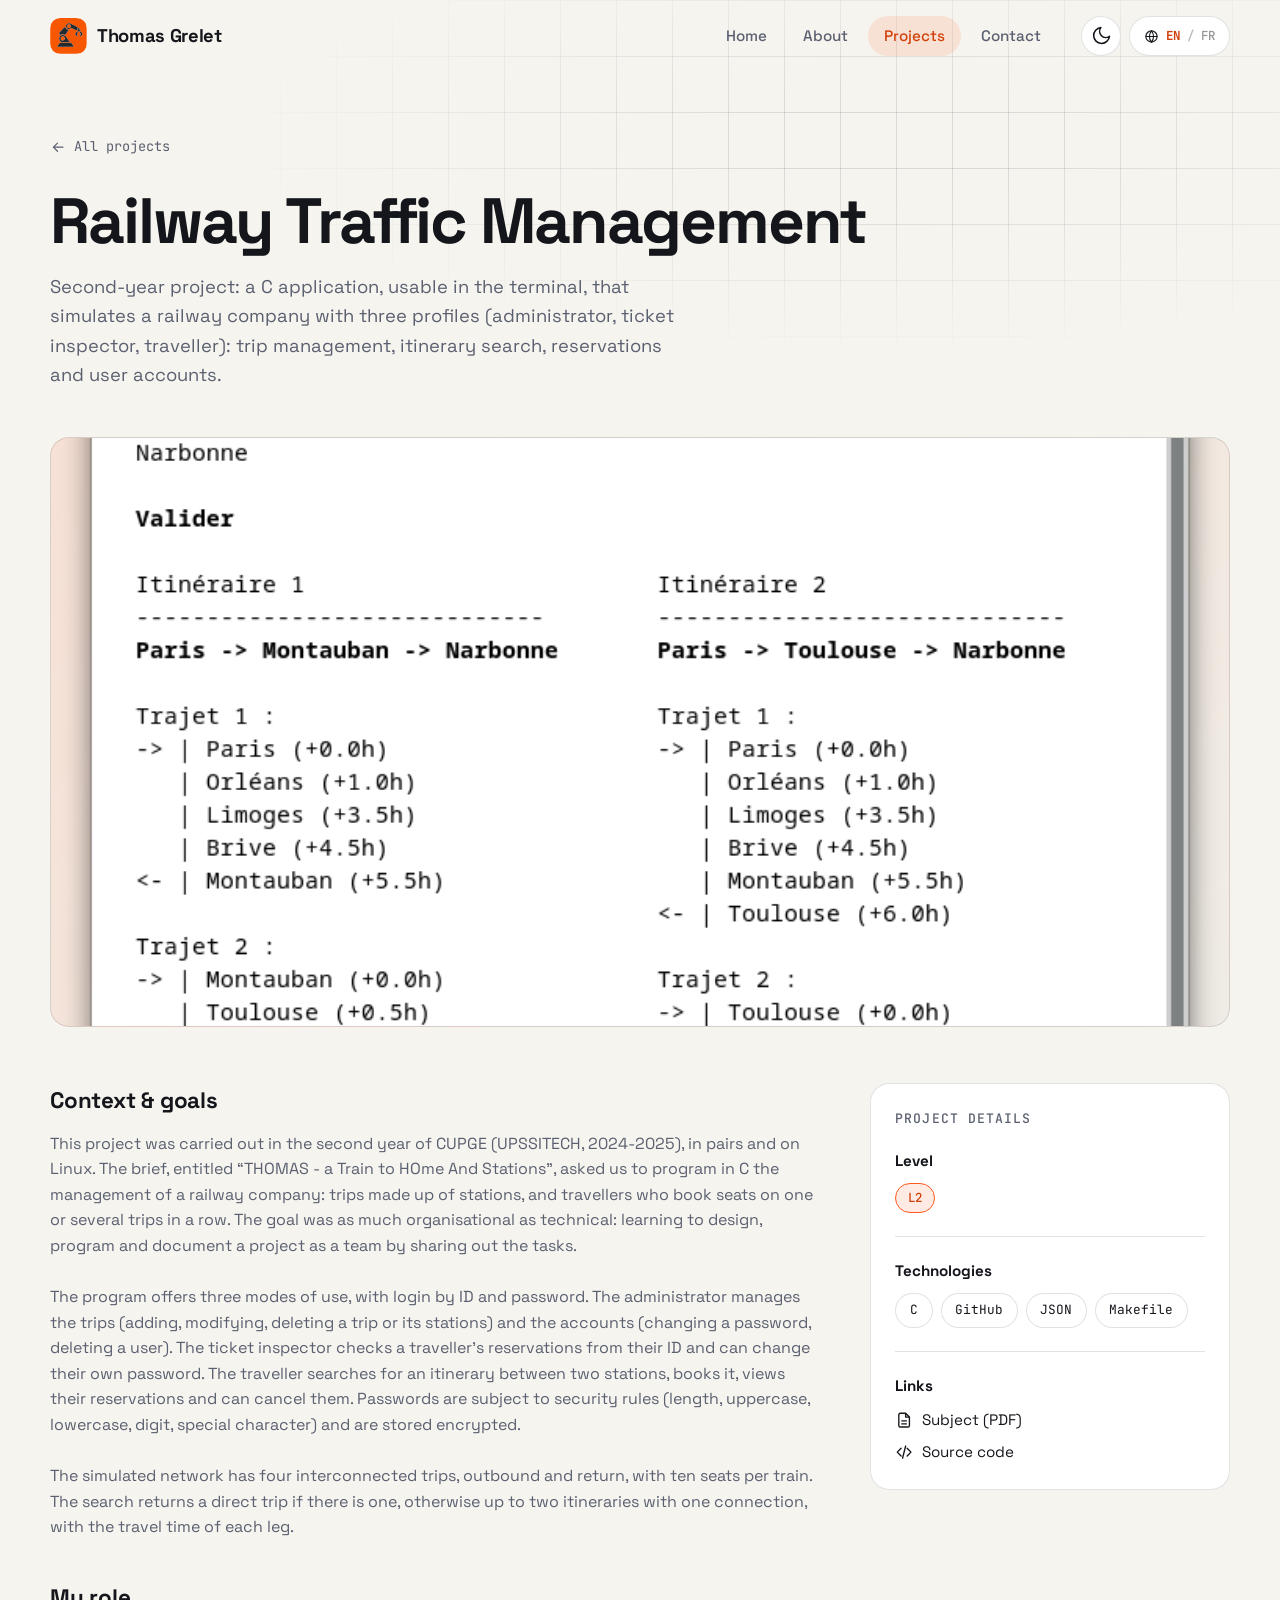
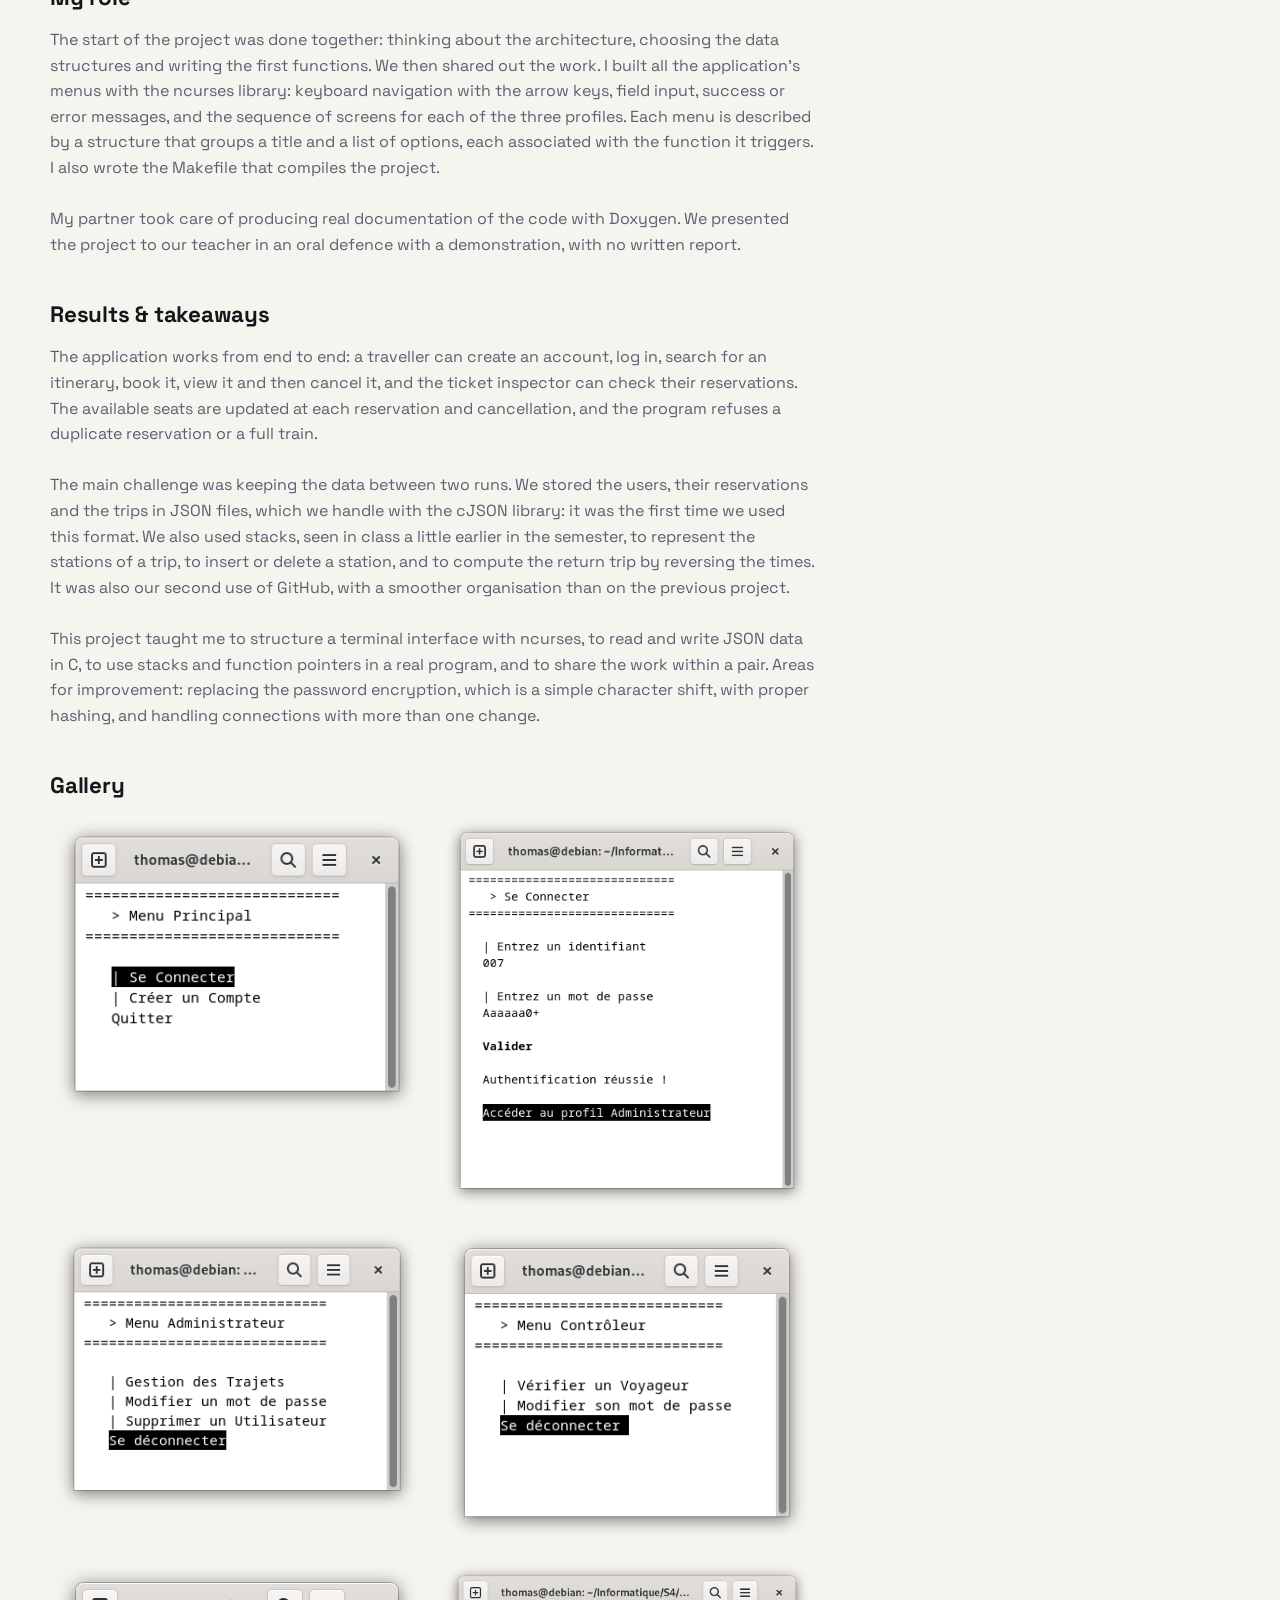
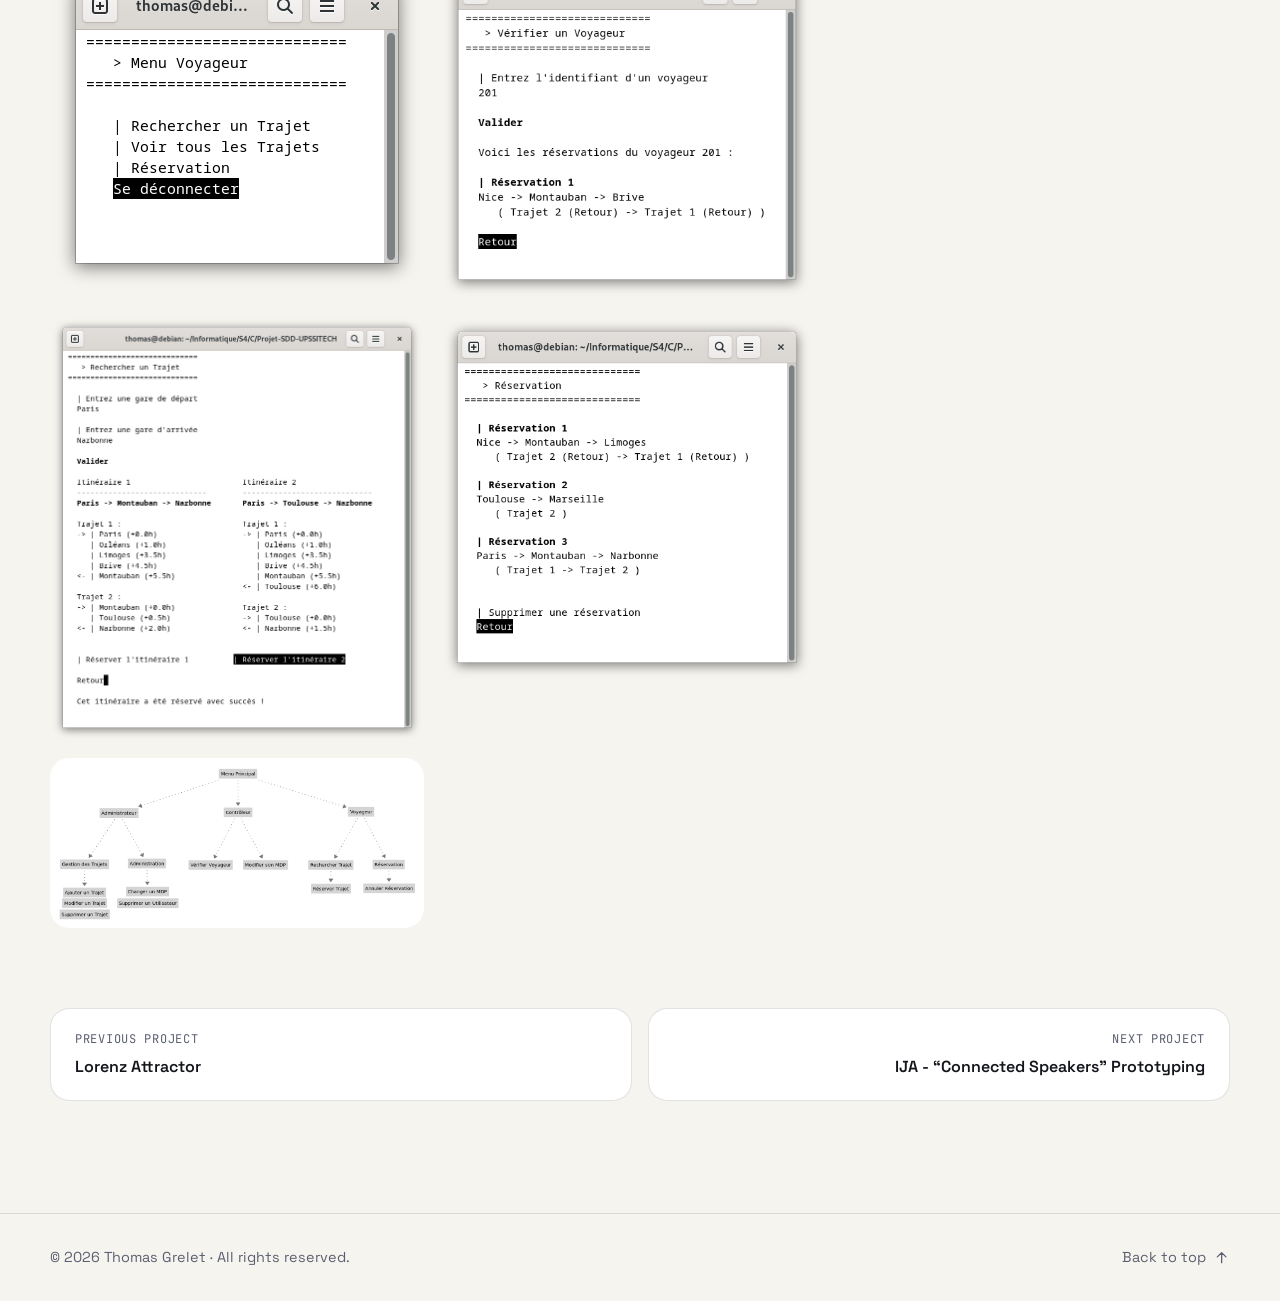
<file: project-trains.html>
<!DOCTYPE html>
<html lang="en">
<head>
    <meta charset="UTF-8">
    <meta name="viewport" content="width=device-width, initial-scale=1.0">
    <title>Railway Traffic Management | Thomas Grelet</title>
    <link rel="icon" type="image/svg+xml" href="assets/about/logo.svg">

    <!-- Choix du thème et de la langue AVANT l'affichage (évite un flash au chargement) -->
    <script>
        (function () {
            var d = document.documentElement;
            d.classList.add("js");
            try {
                var theme = localStorage.getItem("theme");
                if (!theme) theme = matchMedia("(prefers-color-scheme: dark)").matches ? "dark" : "light";
                var lang = localStorage.getItem("lang");
                if (!lang) lang = (navigator.language || "en").toLowerCase().indexOf("fr") === 0 ? "fr" : "en";
                d.dataset.theme = theme;
                d.dataset.lang = lang;
                d.lang = lang;
            } catch (e) {
                d.dataset.theme = "light";
                d.dataset.lang = "en";
            }
        })();
    </script>

    <link rel="preconnect" href="https://fonts.googleapis.com">
    <link rel="preconnect" href="https://fonts.gstatic.com" crossorigin>
    <link href="https://fonts.googleapis.com/css2?family=JetBrains+Mono:wght@400;500;700&family=Space+Grotesk:wght@400;500;600;700&display=swap" rel="stylesheet">
    <link rel="stylesheet" href="style.css">
</head>
<body data-page="project" data-project="trains">

    <!-- Sprite -->
    <svg width="0" height="0" style="position:absolute" aria-hidden="true" focusable="false">
        <symbol id="i-menu" viewBox="0 0 24 24"><path d="M4 7h16M4 12h16M4 17h16"/></symbol>
        <symbol id="i-close" viewBox="0 0 24 24"><path d="M6 6l12 12M18 6 6 18"/></symbol>
        <symbol id="i-sun" viewBox="0 0 24 24"><circle cx="12" cy="12" r="4"/><path d="M12 2v2M12 20v2M4.9 4.9l1.4 1.4M17.7 17.7l1.4 1.4M2 12h2M20 12h2M4.9 19.1l1.4-1.4M17.7 6.3l1.4-1.4"/></symbol>
        <symbol id="i-moon" viewBox="0 0 24 24"><path d="M21 12.8A9 9 0 1 1 11.2 3 7 7 0 0 0 21 12.8z"/></symbol>
        <symbol id="i-globe" viewBox="0 0 24 24"><circle cx="12" cy="12" r="9"/><path d="M3 12h18M12 3a14 14 0 0 1 0 18 14 14 0 0 1 0-18"/></symbol>
        <symbol id="i-arrow" viewBox="0 0 24 24"><path d="M7 17 17 7M8 7h9v9"/></symbol>
        <symbol id="i-arrow-left" viewBox="0 0 24 24"><path d="M19 12H5M11 6l-6 6 6 6"/></symbol>
        <symbol id="i-arrow-up" viewBox="0 0 24 24"><path d="M12 19V5M6 11l6-6 6 6"/></symbol>
        <symbol id="i-download" viewBox="0 0 24 24"><path d="M12 4v11M7 11l5 5 5-5M5 20h14"/></symbol>
        <symbol id="i-code" viewBox="0 0 24 24"><path d="m8 7-5 5 5 5M16 7l5 5-5 5M14 4l-4 16"/></symbol>
        <symbol id="i-file" viewBox="0 0 24 24"><path d="M14 3H7a2 2 0 0 0-2 2v14a2 2 0 0 0 2 2h10a2 2 0 0 0 2-2V8zM14 3v5h5M9 13h6M9 17h6"/></symbol>
        <symbol id="i-linkedin" viewBox="0 0 24 24"><path d="M20.447 20.452h-3.554v-5.569c0-1.328-.027-3.037-1.852-3.037-1.853 0-2.136 1.445-2.136 2.939v5.667H9.351V9h3.414v1.561h.046c.477-.9 1.637-1.85 3.37-1.85 3.601 0 4.267 2.37 4.267 5.455v6.286zM5.337 7.433a2.062 2.062 0 1 1 0-4.125 2.062 2.062 0 0 1 0 4.125zM7.119 20.452H3.555V9h3.564v11.452zM22.225 0H1.771C.792 0 0 .774 0 1.729v20.542C0 23.227.792 24 1.771 24h20.451C23.2 24 24 23.227 24 22.271V1.729C24 .774 23.2 0 22.222 0z"/></symbol>
        <symbol id="i-github" viewBox="0 0 24 24"><path d="M12 .297c-6.63 0-12 5.373-12 12 0 5.303 3.438 9.8 8.205 11.385.6.113.82-.258.82-.577 0-.285-.01-1.04-.015-2.04-3.338.724-4.042-1.61-4.042-1.61C4.422 18.07 3.633 17.7 3.633 17.7c-1.087-.744.084-.729.084-.729 1.205.084 1.838 1.236 1.838 1.236 1.07 1.835 2.809 1.305 3.495.998.108-.776.417-1.305.76-1.605-2.665-.3-5.466-1.332-5.466-5.93 0-1.31.465-2.38 1.235-3.22-.135-.303-.54-1.523.105-3.176 0 0 1.005-.322 3.3 1.23.96-.267 1.98-.399 3-.405 1.02.006 2.04.138 3 .405 2.28-1.552 3.285-1.23 3.285-1.23.645 1.653.24 2.873.12 3.176.765.84 1.23 1.91 1.23 3.22 0 4.61-2.805 5.625-5.475 5.92.42.36.81 1.096.81 2.22 0 1.606-.015 2.896-.015 3.286 0 .315.21.69.825.57C20.565 22.092 24 17.592 24 12.297c0-6.627-5.373-12-12-12"/></symbol>
    </svg>
    <!-- /Sprite -->

    <!-- Header -->
    <header class="header" id="header">
        <div class="container header-inner">
            <a href="index.html#home" class="logo" aria-label="Thomas Grelet">
                <img class="logo-mark" src="assets/about/logo.svg" alt="" aria-hidden="true">
                <span class="logo-text">Thomas Grelet</span>
            </a>

            <nav class="navbar" id="navbar" aria-label="Main navigation">
                <a href="index.html#home" data-section="home" data-i18n="nav.home">Home</a>
                <a href="index.html#about" data-section="about" data-i18n="nav.about">About</a>
                <a href="index.html#projects" data-section="projects" class="active" data-i18n="nav.projects">Projects</a>
                <a href="index.html#contact" data-section="contact" data-i18n="nav.contact">Contact</a>
            </nav>

            <div class="header-actions">
                <button class="icon-btn" id="theme-btn" type="button" data-i18n-aria="aria.theme" aria-label="Switch between light and dark theme">
                    <svg class="icon i-sun" aria-hidden="true"><use href="#i-sun"/></svg>
                    <svg class="icon i-moon" aria-hidden="true"><use href="#i-moon"/></svg>
                </button>
                <button class="icon-btn menu-btn" id="menu-btn" type="button" aria-expanded="false" aria-controls="navbar" data-i18n-aria="aria.menu" aria-label="Open or close the menu">
                    <svg class="icon" aria-hidden="true"><use href="#i-menu"/></svg>
                </button>
                <!-- Sélecteur de langue : tout à droite du header -->
                <button class="lang-btn" id="lang-btn" type="button" data-i18n-aria="aria.lang" aria-label="Switch language to French">
                    <svg class="icon" aria-hidden="true"><use href="#i-globe"/></svg>
                    <span data-l="en">EN</span><span class="sep">/</span><span data-l="fr">FR</span>
                </button>
            </div>
        </div>
    </header>
    <!-- /Header -->

    <main>
        <section class="page-hero bg-grid">
            <div class="container">
                <a href="index.html#projects" class="back-link">
                    <svg class="icon" aria-hidden="true"><use href="#i-arrow-left"/></svg>
                    <span data-i18n="page.back">All projects</span>
                </a>
                <h1 data-i18n="proj.trains.title">Title</h1>
                <p class="lead" data-i18n="proj.trains.desc"></p>
            </div>
        </section>

        <section class="section proj-body">
            <div class="container">
                <div class="proj-cover">
                    <img src="assets/pr-trains/projects-trains.png" alt="" data-fallback>
                </div>

                <div class="proj-layout">
                    <div class="proj-main">
                        <!-- Les textes de cette page se modifient dans i18n.js (objet PROJECTS, projet "trains") -->
                        <article class="proj-section">
                            <h2 data-i18n="proj.context_h">Context &amp; goals</h2>
                            <p data-i18n="proj.trains.context01"></p><br>
                            <p data-i18n="proj.trains.context02"></p><br>
                            <p data-i18n="proj.trains.context03"></p>
                        </article>

                        <article class="proj-section">
                            <h2 data-i18n="proj.role_h">My role</h2>
                            <p data-i18n="proj.trains.role01"></p><br>
                            <p data-i18n="proj.trains.role02"></p>
                        </article>

                        <article class="proj-section">
                            <h2 data-i18n="proj.results_h">Results &amp; takeaways</h2>
                            <p data-i18n="proj.trains.results01"></p><br>
                            <p data-i18n="proj.trains.results02"></p><br>
                            <p data-i18n="proj.trains.results03"></p>
                        </article>

                        <section class="proj-section">
                            <h2 data-i18n="proj.gallery_h">Gallery</h2>
                            <div class="gallery">
                                <figure tabindex="0">
                                    <img src="assets/pr-trains/projects-trains_g01.png" alt="Menu principal" data-i18n-alt="proj.trains.cap01">
                                    <figcaption data-i18n="proj.trains.cap01"></figcaption>
                                </figure>
                                <figure tabindex="0">
                                    <img src="assets/pr-trains/projects-trains_g02.png" alt="Menu : Se connecter" data-i18n-alt="proj.trains.cap02">
                                    <figcaption data-i18n="proj.trains.cap02"></figcaption>
                                </figure>
                                <figure tabindex="0">
                                    <img src="assets/pr-trains/projects-trains_g03.png" alt="Menu Administrateur" data-i18n-alt="proj.trains.cap03">
                                    <figcaption data-i18n="proj.trains.cap03"></figcaption>
                                </figure>
                                <figure tabindex="0">
                                    <img src="assets/pr-trains/projects-trains_g04.png" alt="Menu Contrôleur" data-i18n-alt="proj.trains.cap04">
                                    <figcaption data-i18n="proj.trains.cap04"></figcaption>
                                </figure>
                                <figure tabindex="0">
                                    <img src="assets/pr-trains/projects-trains_g05.png" alt="Menu Voyageur" data-i18n-alt="proj.trains.cap05">
                                    <figcaption data-i18n="proj.trains.cap05"></figcaption>
                                </figure>
                                <figure tabindex="0">
                                    <img src="assets/pr-trains/projects-trains_g06.png" alt="Menu : Vérifier un voyageur" data-i18n-alt="proj.trains.cap06">
                                    <figcaption data-i18n="proj.trains.cap06"></figcaption>
                                </figure>
                                <figure tabindex="0">
                                    <img src="assets/pr-trains/projects-trains_g07.png" alt="Menu : Rechercher un trajet" data-i18n-alt="proj.trains.cap07">
                                    <figcaption data-i18n="proj.trains.cap07"></figcaption>
                                </figure>
                                <figure tabindex="0">
                                    <img src="assets/pr-trains/projects-trains_g08.png" alt="Menu : Réservation" data-i18n-alt="proj.trains.cap08">
                                    <figcaption data-i18n="proj.trains.cap08"></figcaption>
                                </figure>
                                <figure tabindex="0">
                                    <img src="assets/pr-trains/projects-trains_g09.png" alt="Schéma représentant l'ordonnancement des menus" data-i18n-alt="proj.trains.cap09">
                                    <figcaption data-i18n="proj.trains.cap09"></figcaption>
                                </figure>
                            </div>
                        </section>
                    </div>

                    <aside class="proj-aside">
                        <h2 data-i18n="proj.details">Project details</h2>

                        <div class="aside-block">
                            <h3 data-i18n="proj.level">Level</h3>
                            <span class="badge" data-i18n="proj.trains.year"></span>
                        </div>

                        <div class="aside-block">
                            <h3 data-i18n="proj.tech_h">Technologies</h3>
                            <ul class="tags">
                                <li class="tag" data-i18n="placeholder.tech_c"></li>
                                <li class="tag" data-i18n="placeholder.tech_github"></li>
                                <li class="tag" data-i18n="placeholder.tech_json"></li>
                                <li class="tag" data-i18n="placeholder.tech_makefile"></li>
                            </ul>
                        </div>

                        <div class="aside-block">
                            <h3 data-i18n="proj.links_h">Links</h3>
                            <div class="aside-links">
                                <a href="assets/pr-trains/projects-trains_subject.pdf" target="_blank" rel="noopener"><svg class="icon" aria-hidden="true"><use href="#i-file"/></svg><span data-i18n="proj.link_subject">Subject (PDF)</span></a>
                                <a href="https://github.com/ThomasSSJB/Projet-SDD-UPSSITECH" target="_blank" rel="noopener"><svg class="icon" aria-hidden="true"><use href="#i-code"/></svg><span data-i18n="proj.link_repo">Source code</span></a>
                            </div>
                        </div>
                    </aside>
                </div>

                <nav class="proj-nav" aria-label="Projects">
                    <a href="project-lorenz.html" class="prev">
                        <span class="label" data-i18n="proj.prev">Previous project</span>
                        <span class="title" data-i18n="proj.lorenz.title"></span>
                    </a>
                    <a href="project-ija.html" class="next">
                        <span class="label" data-i18n="proj.next">Next project</span>
                        <span class="title" data-i18n="proj.ija.title"></span>
                    </a>
                </nav>
            </div>
        </section>
    </main>

    <!-- Footer -->
    <footer class="footer">
        <div class="container footer-inner">
            <p>© <span id="year">2026</span> Thomas Grelet · <span data-i18n="footer.rights">All rights reserved.</span></p>
            <a href="#top"><span data-i18n="footer.top">Back to top</span><svg class="icon" aria-hidden="true"><use href="#i-arrow-up"/></svg></a>
        </div>
    </footer>
    <!-- /Footer -->

    <script src="i18n.js"></script>
    <script src="script.js"></script>
</body>
</html>
</file>
<file: style.css>
/* =========================================================
   Portfolio – Thomas Grelet
   Sommaire
   1. Variables (couleurs, polices) + thème clair / sombre
   2. Base / reset
   3. Header + navigation
   4. Boutons, tags, icônes
   5. Hero (accueil)
   6. Sections génériques + À propos
   7. Projets (filtres + cartes)
   8. Contact
   9. Footer
   10. Pages projets
   11. Animations
   12. Responsive
   ========================================================= */

/* ---------- 1. Variables ---------- */
:root {
    --bg: #f6f4ef;
    --bg-glass: rgba(246, 244, 239, 0.82);
    --surface: #ffffff;
    --surface-2: #efece5;
    --text: #14161b;
    --muted: #5b6070;
    --line: rgba(20, 22, 27, 0.12);

    --accent: #ff5a1f;
    --accent-text: #d1400a;          /* orange plus foncé pour les petits textes (lisibilité) */
    --accent-ink: #14161b;           /* couleur du texte posé sur l'accent */
    --accent-soft: rgba(255, 90, 31, 0.12);

    --radius: 1.2rem;
    --shadow: 0 24px 50px -28px rgba(20, 22, 27, 0.4);

    --font: "Space Grotesk", system-ui, -apple-system, "Segoe UI", sans-serif;
    --mono: "JetBrains Mono", ui-monospace, "SFMono-Regular", Menlo, monospace;
}

[data-theme="dark"] {
    --bg: #0d0f14;
    --bg-glass: rgba(13, 15, 20, 0.8);
    --surface: #151921;
    --surface-2: #11141b;
    --text: #eceff4;
    --muted: #c1c8d6;
    --line: rgba(236, 239, 244, 0.12);

    --accent: #ff7a45;
    --accent-text: #ff7a45;
    --accent-soft: rgba(255, 122, 69, 0.14);
    --shadow: 0 24px 50px -28px rgba(0, 0, 0, 0.9);
}

/* ---------- 2. Base ---------- */
*,
*::before,
*::after {
    box-sizing: border-box;
}
* {
    margin: 0;
}
html {
    scroll-behavior: smooth;
    scroll-padding-top: 5.5rem;
    -webkit-text-size-adjust: 100%;
}
body {
    font-family: var(--font);
    background: var(--bg);
    color: var(--text);
    line-height: 1.6;
    overflow-x: hidden;
    -webkit-font-smoothing: antialiased;
    transition: background 0.3s ease, color 0.3s ease;
}
img,
svg {
    display: block;
    max-width: 100%;
}
a {
    color: inherit;
    text-decoration: none;
}
button {
    font: inherit;
    color: inherit;
    background: none;
    border: 0;
    cursor: pointer;
}
ul {
    list-style: none;
    padding: 0;
}
[hidden] {
    display: none !important;
}
:focus-visible {
    outline: 2px solid var(--accent);
    outline-offset: 3px;
    border-radius: 6px;
}
.container {
    width: min(1180px, 100% - 3rem);
    margin-inline: auto;
}
.accent {
    color: var(--accent);
}
.sr-only {
    position: absolute;
    width: 1px;
    height: 1px;
    overflow: hidden;
    clip: rect(0 0 0 0);
    white-space: nowrap;
}
.is-missing {
    display: none !important;      /* image introuvable : on garde le fond dégradé */
}

/* ---------- 3. Header ---------- */
.header {
    position: fixed;
    inset: 0 0 auto 0;
    z-index: 100;
    border-bottom: 1px solid transparent;
    transition: background 0.3s ease, border-color 0.3s ease;
}
.header.is-scrolled,
.header.nav-open {
    background: var(--bg-glass);
    -webkit-backdrop-filter: blur(14px);
    backdrop-filter: blur(14px);
    border-color: var(--line);
}
.header-inner {
    display: flex;
    align-items: center;
    justify-content: space-between;
    height: 4.5rem;
    gap: 1.5rem;
}
.logo {
    display: flex;
    align-items: center;
    gap: 0.65rem;
    font-weight: 700;
    font-size: 1.15rem;
    letter-spacing: -0.02em;
}
.logo-mark {
    display: block;
    flex: 0 0 2.3rem;
    width: 2.3rem;
    height: 2.3rem;
    border-radius: 0.65rem;
    object-fit: contain;
    transition: transform 0.3s ease;
}
.logo:hover .logo-mark {
    transform: rotate(-8deg) scale(1.05);
}
.navbar {
    display: flex;
    gap: 0.25rem;
    margin-left: auto;
}
.navbar a {
    padding: 0.5rem 1rem;
    border-radius: 999px;
    font-size: 0.95rem;
    font-weight: 500;
    color: var(--muted);
    transition: color 0.2s ease, background 0.2s ease;
}
.navbar a:hover {
    color: var(--text);
}
.navbar a.active {
    color: var(--accent-text);
    background: var(--accent-soft);
}
.header-actions {
    display: flex;
    align-items: center;
    gap: 0.5rem;
}
.icon-btn,
.lang-btn {
    display: inline-flex;
    align-items: center;
    justify-content: center;
    height: 2.5rem;
    border: 1px solid var(--line);
    border-radius: 999px;
    background: var(--surface);
    transition: border-color 0.2s ease, color 0.2s ease, transform 0.2s ease;
}
.icon-btn {
    width: 2.5rem;
    font-size: 1.1rem;
}
.icon-btn:hover,
.lang-btn:hover {
    border-color: var(--accent);
    color: var(--accent-text);
    transform: translateY(-2px);
}
.lang-btn {
    gap: 0.45rem;
    padding: 0 0.85rem;
    font-family: var(--mono);
    font-size: 0.78rem;
    font-weight: 500;
}
.lang-btn [data-l] {
    opacity: 0.45;
}
.lang-btn .sep {
    opacity: 0.3;
}
html[data-lang="en"] .lang-btn [data-l="en"],
html[data-lang="fr"] .lang-btn [data-l="fr"] {
    opacity: 1;
    color: var(--accent-text);
    font-weight: 700;
}
.menu-btn {
    display: none;
}

/* ---------- 4. Boutons, icônes, tags ---------- */
.icon {
    display: inline-block;
    flex: none;
    width: 1.2em;
    height: 1.2em;
    fill: none;
    stroke: currentColor;
    stroke-width: 1.8;
    stroke-linecap: round;
    stroke-linejoin: round;
}
.icon-fill {
    fill: currentColor;
    stroke: none;
}
.i-sun {
    display: none;
}
[data-theme="dark"] .i-sun {
    display: inline-block;
}
[data-theme="dark"] .i-moon {
    display: none;
}

.btn {
    display: inline-flex;
    align-items: center;
    gap: 0.6rem;
    padding: 0.85rem 1.5rem;
    border: 1.5px solid var(--accent);
    border-radius: 999px;
    background: var(--accent);
    color: var(--accent-ink);
    font-size: 0.98rem;
    font-weight: 600;
    cursor: pointer;
    transition: transform 0.2s ease, box-shadow 0.2s ease, background 0.2s ease, color 0.2s ease, border-color 0.2s ease;
}
.btn:hover {
    transform: translateY(-2px);
    box-shadow: 0 14px 26px -14px var(--accent);
}
.btn-ghost {
    background: transparent;
    color: var(--text);
    border-color: var(--line);
}
.btn-ghost:hover {
    border-color: var(--accent);
    color: var(--accent-text);
    box-shadow: none;
}

.tags {
    display: flex;
    flex-wrap: wrap;
    gap: 0.5rem;
}
.tag {
    padding: 0.4rem 0.85rem;
    border: 1px solid var(--line);
    border-radius: 999px;
    background: var(--surface);
    font-family: var(--mono);
    font-size: 0.8rem;
}

/* ---------- 5. Hero ---------- */
.bg-grid {
    position: relative;
    isolation: isolate;
}
.bg-grid::before {
    content: "";
    position: absolute;
    inset: 0;
    z-index: -1;
    background-image:
        linear-gradient(var(--line) 1px, transparent 1px),
        linear-gradient(90deg, var(--line) 1px, transparent 1px);
    background-size: 56px 56px;
    -webkit-mask-image: radial-gradient(ellipse 70% 70% at 70% 35%, #000 15%, transparent 75%);
    mask-image: radial-gradient(ellipse 70% 70% at 70% 35%, #000 15%, transparent 75%);
}
.hero {
    display: flex;
    align-items: center;
    min-height: 100vh;
    min-height: 100svh;
    padding: 8rem 0 5rem;
    overflow: hidden;
}
.hero::after {
    content: "";
    position: absolute;
    z-index: -1;
    top: -6rem;
    right: -8rem;
    width: 38rem;
    height: 38rem;
    background: radial-gradient(circle, var(--accent-soft), transparent 65%);
    filter: blur(20px);
}
.hero-grid {
    display: grid;
    grid-template-columns: 1.15fr 0.85fr;
    align-items: center;
    gap: 4rem;
}
.eyebrow {
    display: inline-flex;
    align-items: center;
    gap: 0.7rem;
    font-family: var(--mono);
    font-size: 0.85rem;
    letter-spacing: 0.08em;
    text-transform: uppercase;
    color: var(--accent-text);
}
.eyebrow::before {
    content: "";
    width: 2rem;
    height: 1px;
    background: currentColor;
}
.hero h1 {
    margin: 1rem 0 1.1rem;
    font-size: clamp(3rem, 8vw, 6.2rem);
    font-weight: 700;
    line-height: 1;
    letter-spacing: -0.04em;
}
.role {
    display: flex;
    align-items: center;
    gap: 0.7rem;
    min-height: 2.4rem;
    font-size: clamp(1.25rem, 2.6vw, 1.8rem);
    font-weight: 500;
}
.role .prompt {
    font-family: var(--mono);
    color: var(--muted);
}
.typed {
    color: var(--accent-text);
}
.caret {
    width: 2px;
    height: 1.2em;
    margin-left: -0.45rem;
    background: var(--accent);
    animation: blink 1s steps(1) infinite;
}
.hero-bio {
    max-width: 36rem;
    margin: 1.4rem 0 2rem;
    font-size: 1.1rem;
    color: var(--muted);
}
.hero-actions {
    display: flex;
    flex-wrap: wrap;
    align-items: center;
    gap: 0.75rem;
}
.socials {
    display: flex;
    gap: 0.6rem;
    margin-left: 0.5rem;
}
.portrait {
    position: relative;
    width: min(100%, 25rem);
    margin-inline: auto;
    aspect-ratio: 4 / 5;
}
.portrait::before,
.portrait::after {
    content: "";
    position: absolute;
    width: 3.5rem;
    height: 3.5rem;
    border: 3px solid var(--accent);
    pointer-events: none;
}
.portrait::before {
    top: -0.9rem;
    left: -0.9rem;
    border-right: 0;
    border-bottom: 0;
    border-top-left-radius: 1rem;
}
.portrait::after {
    right: -0.9rem;
    bottom: -0.9rem;
    border-left: 0;
    border-top: 0;
    border-bottom-right-radius: 1rem;
}
.portrait-frame {
    position: absolute;
    inset: 0;
    display: grid;
    place-items: center;
    overflow: hidden;
    border: 1px solid var(--line);
    border-radius: 2rem;
    background: linear-gradient(145deg, var(--accent-soft), var(--surface-2));
    box-shadow: var(--shadow);
}
.portrait-frame::before {
    content: "TG";
    font-family: var(--mono);
    font-size: 4rem;
    font-weight: 700;
    color: var(--muted);
    opacity: 0.35;
}
.portrait-frame img {
    position: absolute;
    inset: 0;
    width: 100%;
    height: 100%;
    object-fit: cover;
    object-position: center top;
}
.chip {
    position: absolute;
    display: inline-flex;
    align-items: center;
    gap: 0.5rem;
    padding: 0.55rem 0.95rem;
    border: 1px solid var(--line);
    border-radius: 999px;
    background: var(--surface);
    box-shadow: var(--shadow);
    font-family: var(--mono);
    font-size: 0.78rem;
    white-space: nowrap;
    animation: float 6s ease-in-out infinite;
}
.chip::before {
    content: "";
    width: 0.5rem;
    height: 0.5rem;
    border-radius: 50%;
    background: var(--accent);
}
.chip-1 { top: 8%;     left: -12%; }
.chip-2 { top: 44%;    right: -14%; animation-delay: -2s; }
.chip-3 { bottom: 9%;  left: -9%;  animation-delay: -4s; }

/* ---------- 6. Sections + À propos ---------- */
.section {
    position: relative;
    padding: 7rem 0;
}
.section-alt {
    background: var(--surface-2);
}
.section-head {
    max-width: 44rem;
    margin-bottom: 3rem;
}
.section-title {
    margin-top: 0.75rem;
    font-size: clamp(2.2rem, 5vw, 3.6rem);
    font-weight: 700;
    line-height: 1.1;
    letter-spacing: -0.03em;
}
.section-intro {
    margin-top: 1rem;
    font-size: 1.05rem;
    color: var(--muted);
}
.about-grid {
    display: grid;
    grid-template-columns: 0.8fr 1.2fr;
    align-items: center;
    gap: 5rem;
}
.about-media {
    position: relative;
    isolation: isolate;
    width: min(100%, 24rem);
    margin-inline: auto;
}
.about-media::before {
    content: "";
    position: absolute;
    inset: 1.1rem -1.1rem -1.1rem 1.1rem;
    z-index: -1;
    border: 2px solid var(--accent);
    border-radius: 2rem;
}
.about-photo {
    position: relative;
    aspect-ratio: 1;
    overflow: hidden;
    border: 1px solid var(--line);
    border-radius: 2rem;
    background: linear-gradient(145deg, var(--accent-soft), var(--surface));
}
.about-photo img {
    position: absolute;
    inset: 0;
    width: 100%;
    height: 100%;
    object-fit: cover;
    object-position: center top;
}
.about-text p {
    margin-top: 1.25rem;
    font-size: 1.08rem;
    color: var(--muted);
}
.about-focus {
    margin: 2rem 0 2.25rem;
}
.about-focus h3 {
    margin-bottom: 0.9rem;
    font-family: var(--mono);
    font-size: 0.82rem;
    font-weight: 500;
    letter-spacing: 0.08em;
    text-transform: uppercase;
    color: var(--muted);
}

/* ---------- 7. Projets ---------- */
.filters {
    display: flex;
    flex-wrap: wrap;
    gap: 0.5rem;
    margin-bottom: 2rem;
}
.filter {
    padding: 0.5rem 1.05rem;
    border: 1px solid var(--line);
    border-radius: 999px;
    background: var(--surface);
    font-family: var(--mono);
    font-size: 0.82rem;
    transition: background 0.2s ease, color 0.2s ease, border-color 0.2s ease;
}
.filter:hover {
    border-color: var(--accent);
}
.filter.active {
    background: var(--text);
    border-color: var(--text);
    color: var(--bg);
}
.projects-grid {
    display: grid;
    grid-template-columns: repeat(auto-fill, minmax(19rem, 1fr));
    gap: 1.5rem;
}
.card {
    display: flex;
    flex-direction: column;
    overflow: hidden;
    border: 1px solid var(--line);
    border-radius: var(--radius);
    background: var(--surface);
    transition: transform 0.3s ease, box-shadow 0.3s ease, border-color 0.3s ease;
}
.card:hover {
    transform: translateY(-6px);
    border-color: var(--accent);
    box-shadow: var(--shadow);
}
.card-media {
    position: relative;
    aspect-ratio: 16 / 10;
    overflow: hidden;
    background: linear-gradient(135deg, var(--accent-soft), var(--surface-2));
}
.card-media img {
    width: 100%;
    height: 100%;
    object-fit: cover;
    transition: transform 0.6s ease;
}
.card:hover .card-media img {
    transform: scale(1.06);
}
.card-badge {
    position: absolute;
    top: 0.8rem;
    left: 0.8rem;
    padding: 0.25rem 0.7rem;
    border-radius: 999px;
    background: var(--bg-glass);
    -webkit-backdrop-filter: blur(8px);
    backdrop-filter: blur(8px);
    font-family: var(--mono);
    font-size: 0.75rem;
    font-weight: 500;
}
.card-body {
    display: flex;
    flex: 1;
    flex-direction: column;
    gap: 0.5rem;
    padding: 1.25rem 1.4rem 1.5rem;
}
.card h3 {
    font-size: 1.2rem;
    line-height: 1.3;
    letter-spacing: -0.01em;
}
.card p {
    font-size: 0.95rem;
    color: var(--muted);
}
.card-link {
    display: inline-flex;
    align-items: center;
    gap: 0.4rem;
    margin-top: auto;
    padding-top: 0.75rem;
    font-size: 0.92rem;
    font-weight: 600;
    color: var(--accent-text);
}
.card-link .icon {
    transition: transform 0.25s ease;
}
.card:hover .card-link .icon {
    transform: translate(3px, -3px);
}

/* ---------- 8. Contact ---------- */
.contact-grid {
    display: grid;
    grid-template-columns: 0.8fr 1.2fr;
    gap: 5rem;
    align-items: start;
}
.contact-info .socials {
    margin: 1.75rem 0 0;
}
.form {
    display: grid;
    grid-template-columns: 1fr 1fr;
    gap: 1.1rem;
}
.field {
    display: flex;
    flex-direction: column;
    gap: 0.4rem;
}
.field.full {
    grid-column: 1 / -1;
}
.field label {
    font-family: var(--mono);
    font-size: 0.78rem;
    letter-spacing: 0.04em;
    color: var(--muted);
}
.field input,
.field textarea {
    width: 100%;
    padding: 0.9rem 1rem;
    border: 1px solid var(--line);
    border-radius: 0.8rem;
    background: var(--surface);
    color: var(--text);
    font: inherit;
    transition: border-color 0.2s ease, box-shadow 0.2s ease;
}
.field textarea {
    min-height: 9rem;
    resize: vertical;
}
.field input:focus,
.field textarea:focus {
    outline: none;
    border-color: var(--accent);
    box-shadow: 0 0 0 4px var(--accent-soft);
}
.form-actions {
    display: flex;
    align-items: center;
    gap: 1rem;
    grid-column: 1 / -1;
}
.form-status {
    font-size: 0.92rem;
    color: var(--accent-text);
}

/* ---------- 9. Footer ---------- */
.footer {
    padding: 2rem 0;
    border-top: 1px solid var(--line);
    font-size: 0.9rem;
    color: var(--muted);
}
.footer-inner {
    display: flex;
    flex-wrap: wrap;
    align-items: center;
    justify-content: space-between;
    gap: 1rem;
}
.footer a {
    display: inline-flex;
    align-items: center;
    gap: 0.4rem;
    transition: color 0.2s ease;
}
.footer a:hover {
    color: var(--accent-text);
}

/* ---------- 10. Pages projets ---------- */
.page-hero {
    padding: 8.5rem 0 1rem;
}
.back-link {
    display: inline-flex;
    align-items: center;
    gap: 0.5rem;
    font-family: var(--mono);
    font-size: 0.85rem;
    color: var(--muted);
    transition: color 0.2s ease, gap 0.2s ease;
}
.back-link:hover {
    gap: 0.8rem;
    color: var(--accent-text);
}
.page-hero h1 {
    max-width: 52rem;
    margin: 1.5rem 0 1rem;
    font-size: clamp(2.2rem, 5.5vw, 4rem);
    line-height: 1.08;
    letter-spacing: -0.03em;
}
.page-hero .lead {
    max-width: 40rem;
    font-size: 1.15rem;
    color: var(--muted);
}
.badge {
    display: inline-block;
    padding: 0.25rem 0.75rem;
    border: 1px solid var(--accent);
    border-radius: 999px;
    background: var(--accent-soft);
    font-family: var(--mono);
    font-size: 0.78rem;
    font-weight: 500;
    color: var(--accent-text);
}
.proj-cover {
    position: relative;
    aspect-ratio: 16 / 8;
    overflow: hidden;
    margin: -5rem 0 3.5rem;
    border: 1px solid var(--line);
    border-radius: var(--radius);
    background: linear-gradient(135deg, var(--accent-soft), var(--surface-2));
}
.proj-cover img {
    position: absolute;
    inset: 0;
    width: 100%;
    height: 100%;
    object-fit: cover;
}
.proj-layout {
    display: grid;
    grid-template-columns: 1.7fr 0.8fr;
    gap: 3.5rem;
    align-items: start;
}
.proj-section + .proj-section {
    margin-top: 2.5rem;
}
.proj-section h2 {
    margin-bottom: 0.7rem;
    font-size: 1.4rem;
    letter-spacing: -0.01em;
}
.proj-section p {
    color: var(--muted);
}
.gallery {
    display: grid;
    grid-template-columns: repeat(2, 1fr);
    gap: 1rem;
}
.gallery-item {
    display: grid;
    place-items: center;
    aspect-ratio: 4 / 3;
    border: 1px dashed var(--line);
    border-radius: var(--radius);
    background: var(--surface);
    font-family: var(--mono);
    font-size: 0.8rem;
    color: var(--muted);
}
.proj-aside {
    position: sticky;
    top: 6rem;
    padding: 1.5rem;
    border: 1px solid var(--line);
    border-radius: var(--radius);
    background: var(--surface);
}
.proj-aside h2 {
    margin-bottom: 1.25rem;
    font-family: var(--mono);
    font-size: 0.82rem;
    font-weight: 500;
    letter-spacing: 0.08em;
    text-transform: uppercase;
    color: var(--muted);
}
.aside-block + .aside-block {
    margin-top: 1.4rem;
    padding-top: 1.4rem;
    border-top: 1px solid var(--line);
}
.aside-block h3 {
    margin-bottom: 0.6rem;
    font-size: 0.95rem;
}
.aside-links {
    display: grid;
    gap: 0.5rem;
}
.aside-links a {
    display: inline-flex;
    align-items: center;
    gap: 0.5rem;
    font-size: 0.95rem;
    transition: color 0.2s ease;
}
.aside-links a:hover {
    color: var(--accent-text);
}
.proj-nav {
    display: grid;
    grid-template-columns: 1fr 1fr;
    gap: 1rem;
    margin-top: 5rem;
}
.proj-nav a {
    display: flex;
    flex-direction: column;
    gap: 0.3rem;
    padding: 1.3rem 1.5rem;
    border: 1px solid var(--line);
    border-radius: var(--radius);
    background: var(--surface);
    transition: border-color 0.2s ease, transform 0.2s ease;
}
.proj-nav a:hover {
    border-color: var(--accent);
    transform: translateY(-3px);
}
.proj-nav .label {
    font-family: var(--mono);
    font-size: 0.75rem;
    letter-spacing: 0.06em;
    text-transform: uppercase;
    color: var(--muted);
}
.proj-nav .title {
    font-weight: 600;
}
.proj-nav .next {
    text-align: right;
}

/* ---------- 11. Animations ---------- */
@keyframes blink {
    50% { opacity: 0; }
}
@keyframes float {
    50% { transform: translateY(-10px); }
}
.js .reveal {
    opacity: 0;
    transform: translateY(24px);
    transition: opacity 0.7s ease, transform 0.7s ease;
}
.js .reveal.is-visible {
    opacity: 1;
    transform: none;
}
@media (prefers-reduced-motion: reduce) {
    *,
    *::before,
    *::after {
        animation: none !important;
        transition: none !important;
        scroll-behavior: auto !important;
    }
    .js .reveal {
        opacity: 1;
        transform: none;
    }
}

/* ---------- 12. Responsive ---------- */
@media (max-width: 960px) {
    .hero-grid,
    .about-grid,
    .contact-grid,
    .proj-layout {
        grid-template-columns: 1fr;
        gap: 3.5rem;
    }
    .hero {
        padding-top: 7rem;
    }
    .portrait {
        width: min(100%, 21rem);
    }
    .chip-1 { left: -4%; }
    .chip-2 { right: -4%; }
    .chip-3 { left: -2%; }
    .proj-aside {
        position: static;
    }
    .about-media {
        display: none;
    }
}

@media (max-width: 860px) {
    .menu-btn {
        display: inline-flex;
    }
    .navbar {
        position: absolute;
        top: 100%;
        left: 0;
        right: 0;
        flex-direction: column;
        gap: 0.25rem;
        padding: 1rem 1.5rem 1.5rem;
        border-bottom: 1px solid var(--line);
        background: var(--bg);
        display: none;
    }
    .header.nav-open .navbar {
        display: flex;
    }
    .navbar a {
        padding: 0.8rem 1rem;
        font-size: 1.05rem;
    }
    .header-actions {
        margin-left: auto;
    }
}

@media (max-width: 560px) {
    .section {
        padding: 5rem 0;
    }
    .logo-text {
        display: none;
    }
    .form {
        grid-template-columns: 1fr;
    }
    .socials {
        margin-left: 0;
    }
    .gallery,
    .proj-nav {
        grid-template-columns: 1fr;
    }
    .proj-nav .next {
        text-align: left;
    }
    .proj-cover {
        aspect-ratio: 16 / 10;
    }
}
.contact form .input-box input,
.contact form textarea{
    width: 100%;
    padding: 1.5rem;
    font-size: 1.6rem;
    color: var(--text-color);
    background: var(--bg-color);
    border-radius: 0.8rem;
    border: 2px solid var(--main-color);
    margin: 1rem 0;
    resize: none;
}
.contact form .btn{
    margin-top: 2rem;
   justify-content: center;
    flex-wrap: wrap;
}
.contact form .input-box input,
.contact form textarea{
    width: 100%;
    padding: 1.5rem;
    font-size: 1.6rem;
    color: var(--text-color);
    background: var(--bg-color);
    border-radius: 0.8rem;
    border: 2px solid var(--main-color);
    margin: 1rem 0;
    resize: none;
}
.contact form .btn{
    margin-top: 2rem;
}
.gallery figure {
    position: relative;
    margin: 0;
    overflow: hidden;
    border-radius: var(--radius);
}
.gallery figure img {
    display: block;
    width: 100%;
    height: auto;
}
.gallery figcaption {
    position: absolute;
    left: 0;
    right: 0;
    bottom: 0;
    padding: 2.5rem 1rem 0.9rem;
    font-size: 0.85rem;
    line-height: 1.4;
    color: #fff;
    background: linear-gradient(to top, rgba(10, 12, 16, 0.88), transparent);
    opacity: 0;
    transform: translateY(0.5rem);
    transition: opacity 0.25s ease, transform 0.25s ease;
    pointer-events: none;
}
.gallery figure:hover figcaption,
.gallery figure:focus-within figcaption {
    opacity: 1;
    transform: none;
}
/* Écrans tactiles : pas de survol, la légende reste visible */
@media (hover: none) {
    .gallery figcaption {
        opacity: 1;
        transform: none;
    }
}
@media (prefers-reduced-motion: reduce) {
    .gallery figcaption { transition: none; }
}
.gallery-video {
    grid-column: 1 / -1;
    justify-self: center;
    width: min(100%, 20rem);
    aspect-ratio: 9 / 16;
    overflow: hidden;
    border-radius: var(--radius);
    background: var(--surface);
}
.gallery-video iframe,
.gallery-video video {
    width: 100%;
    height: 100%;
    border: 0;
}
</file>
